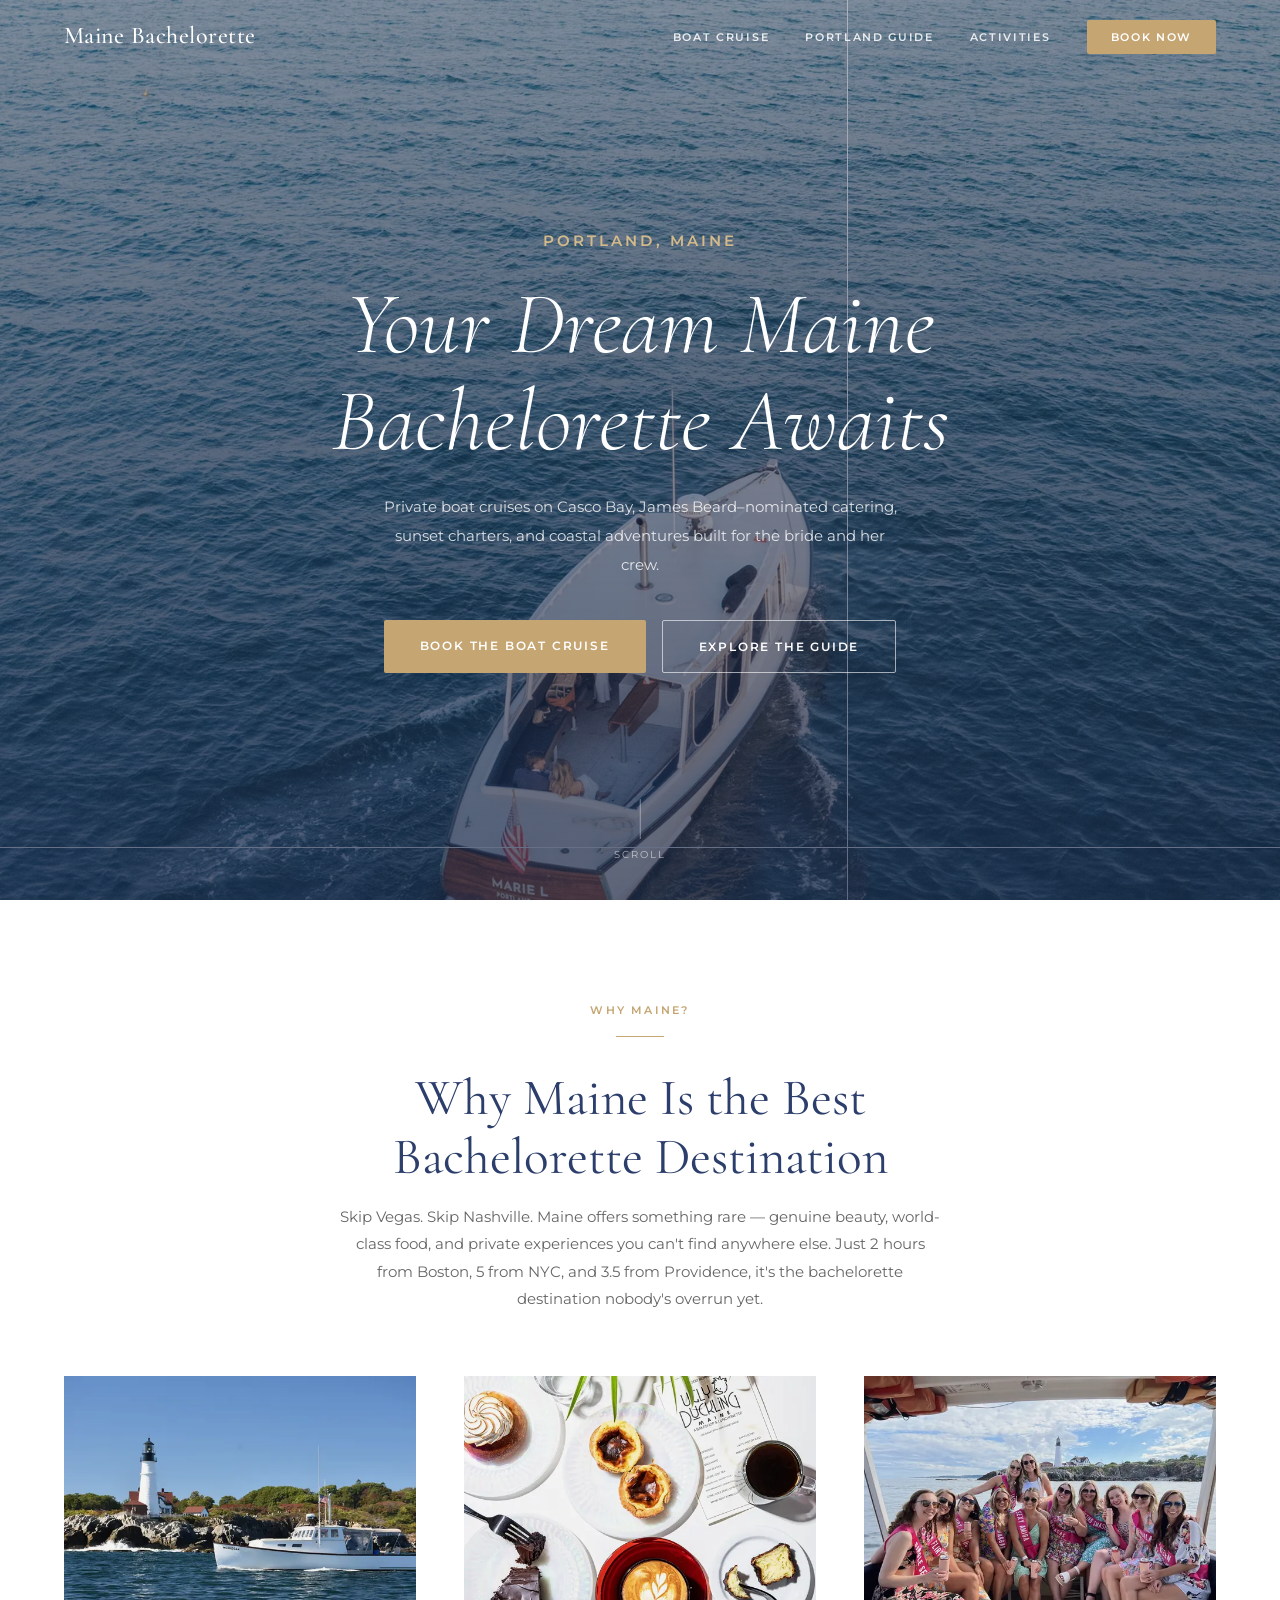
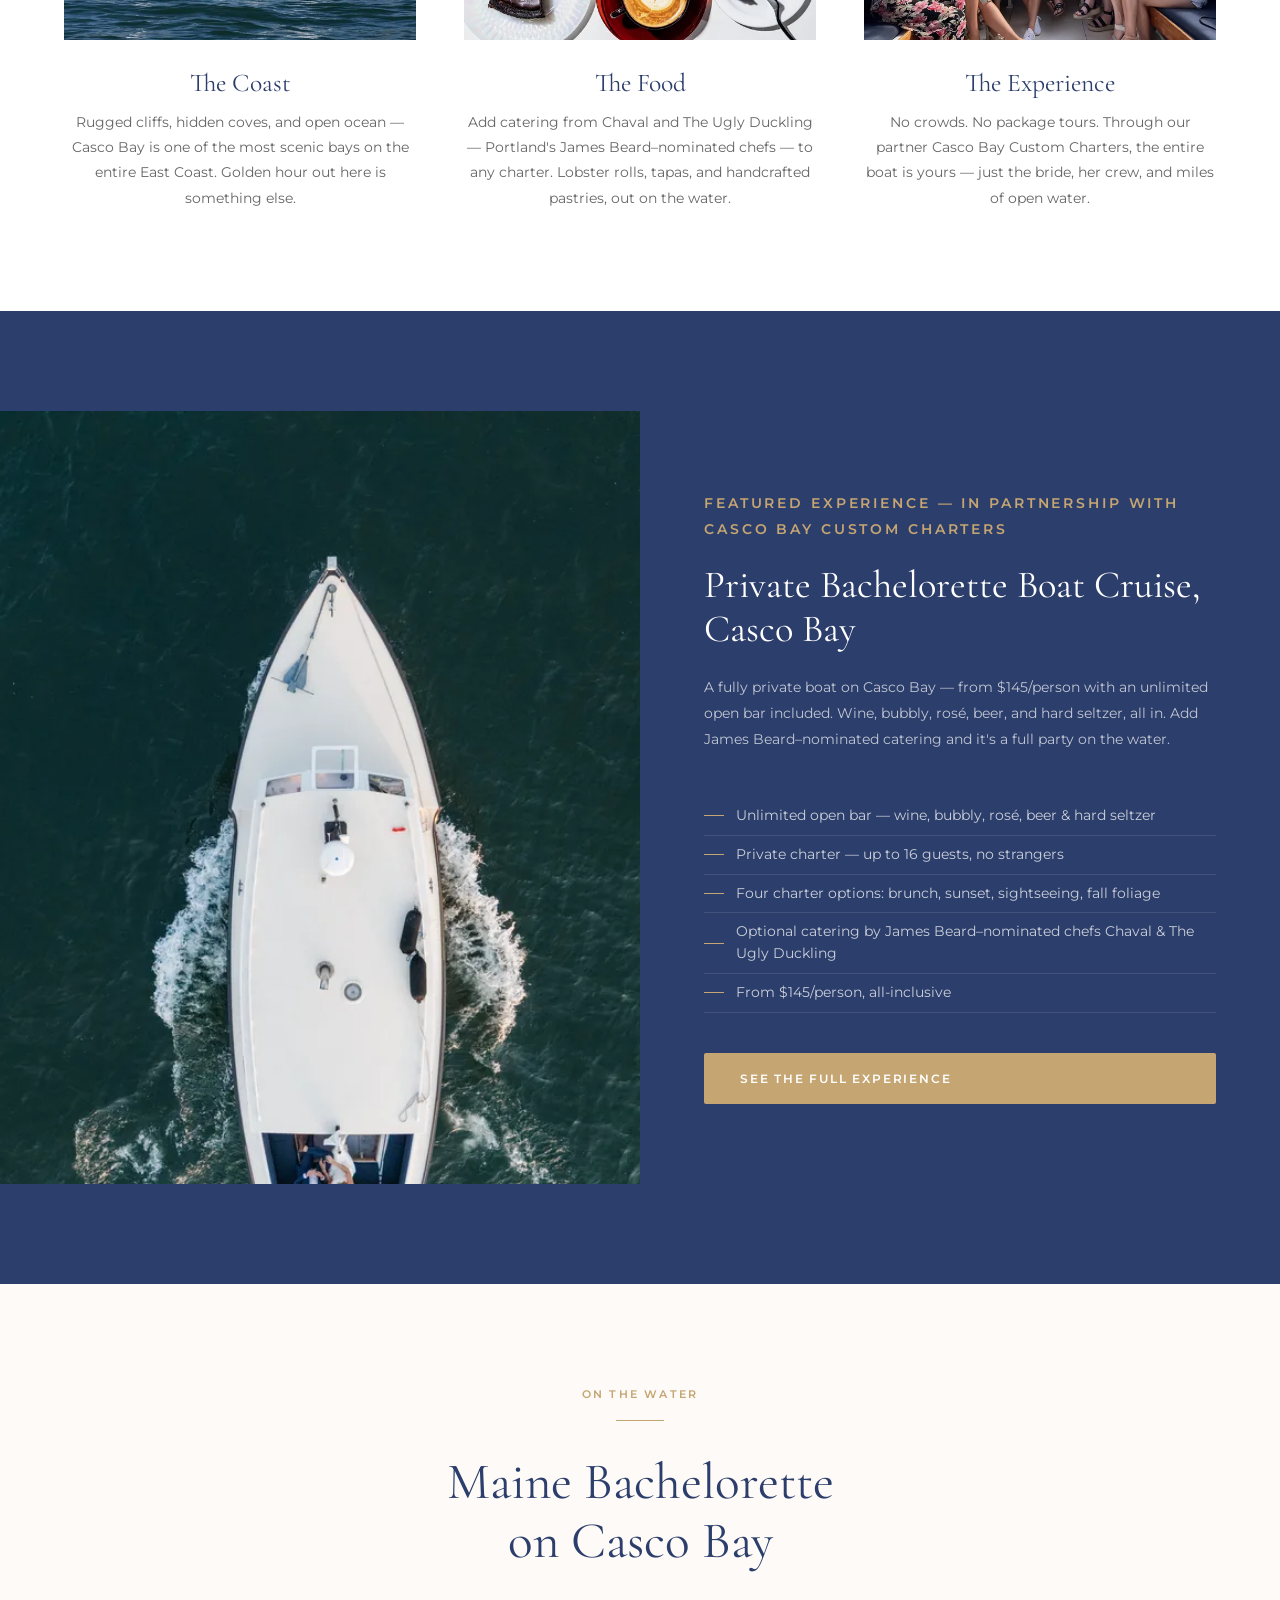
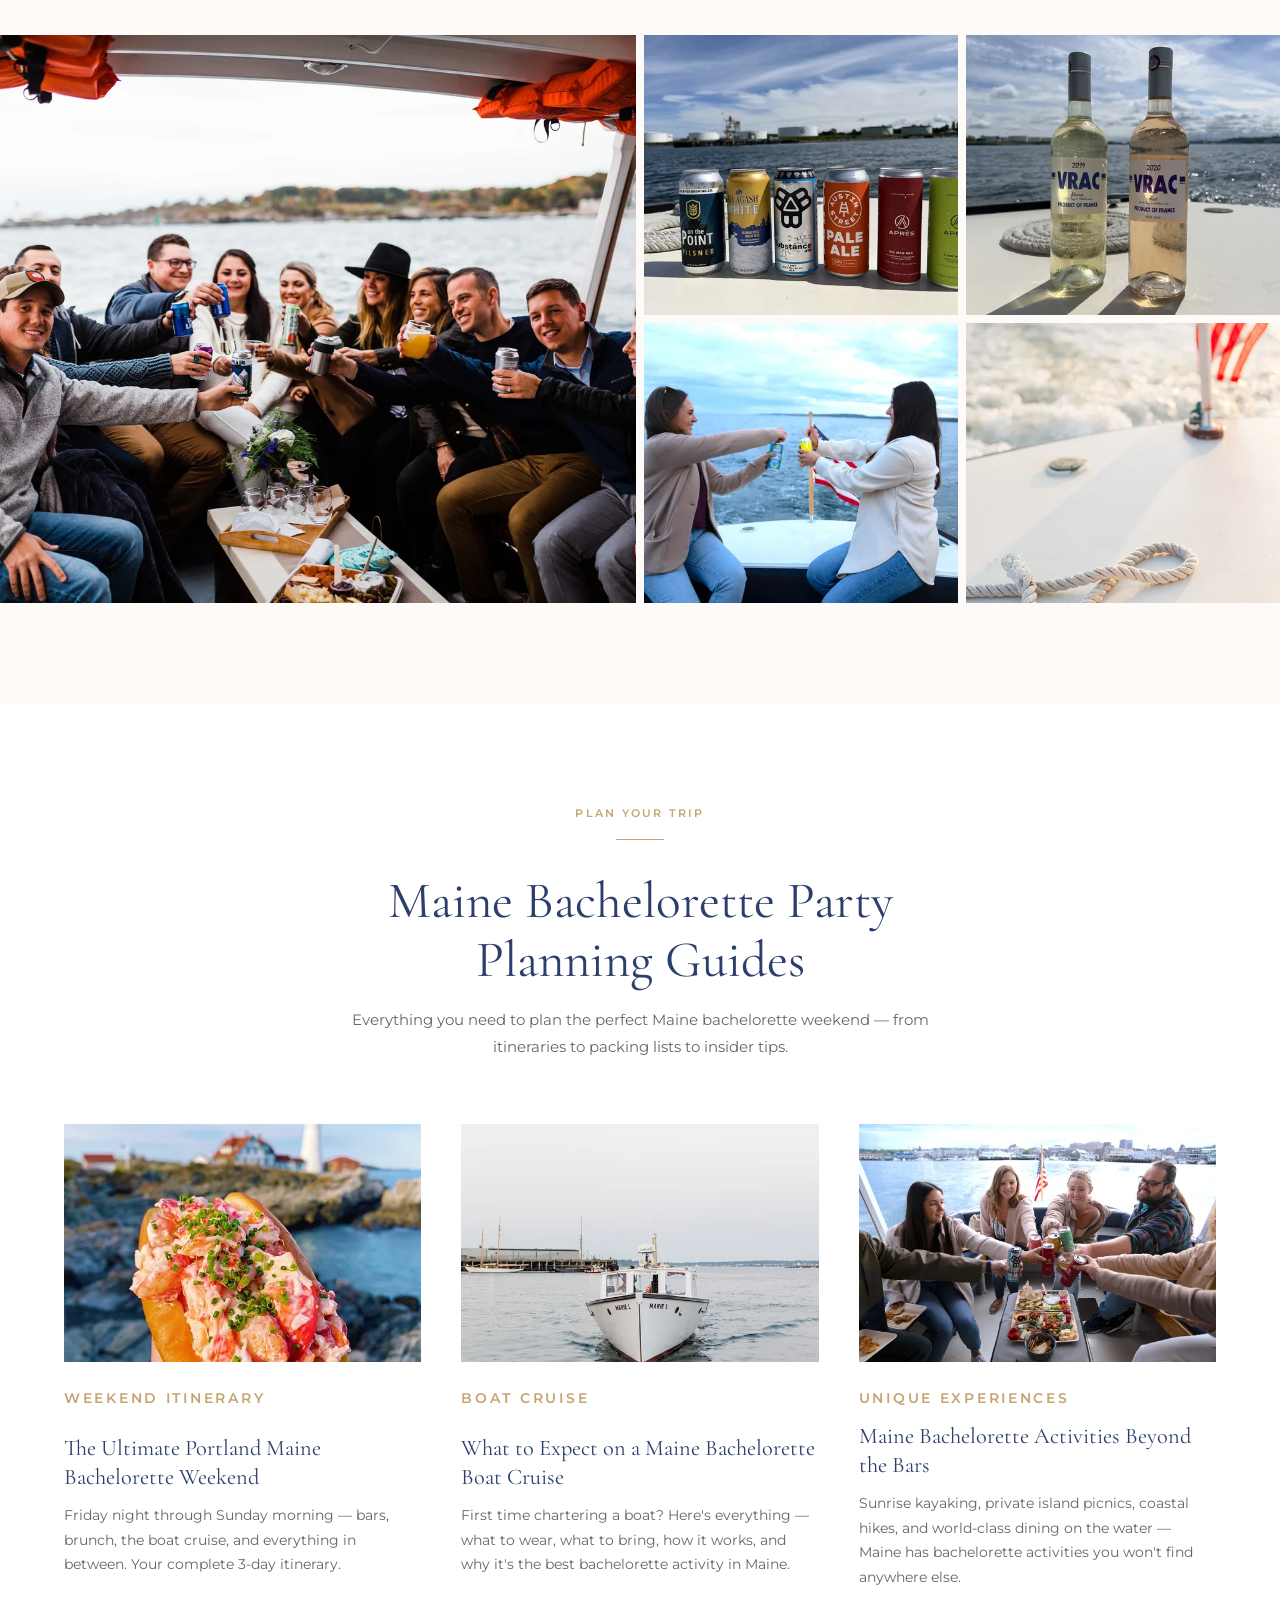
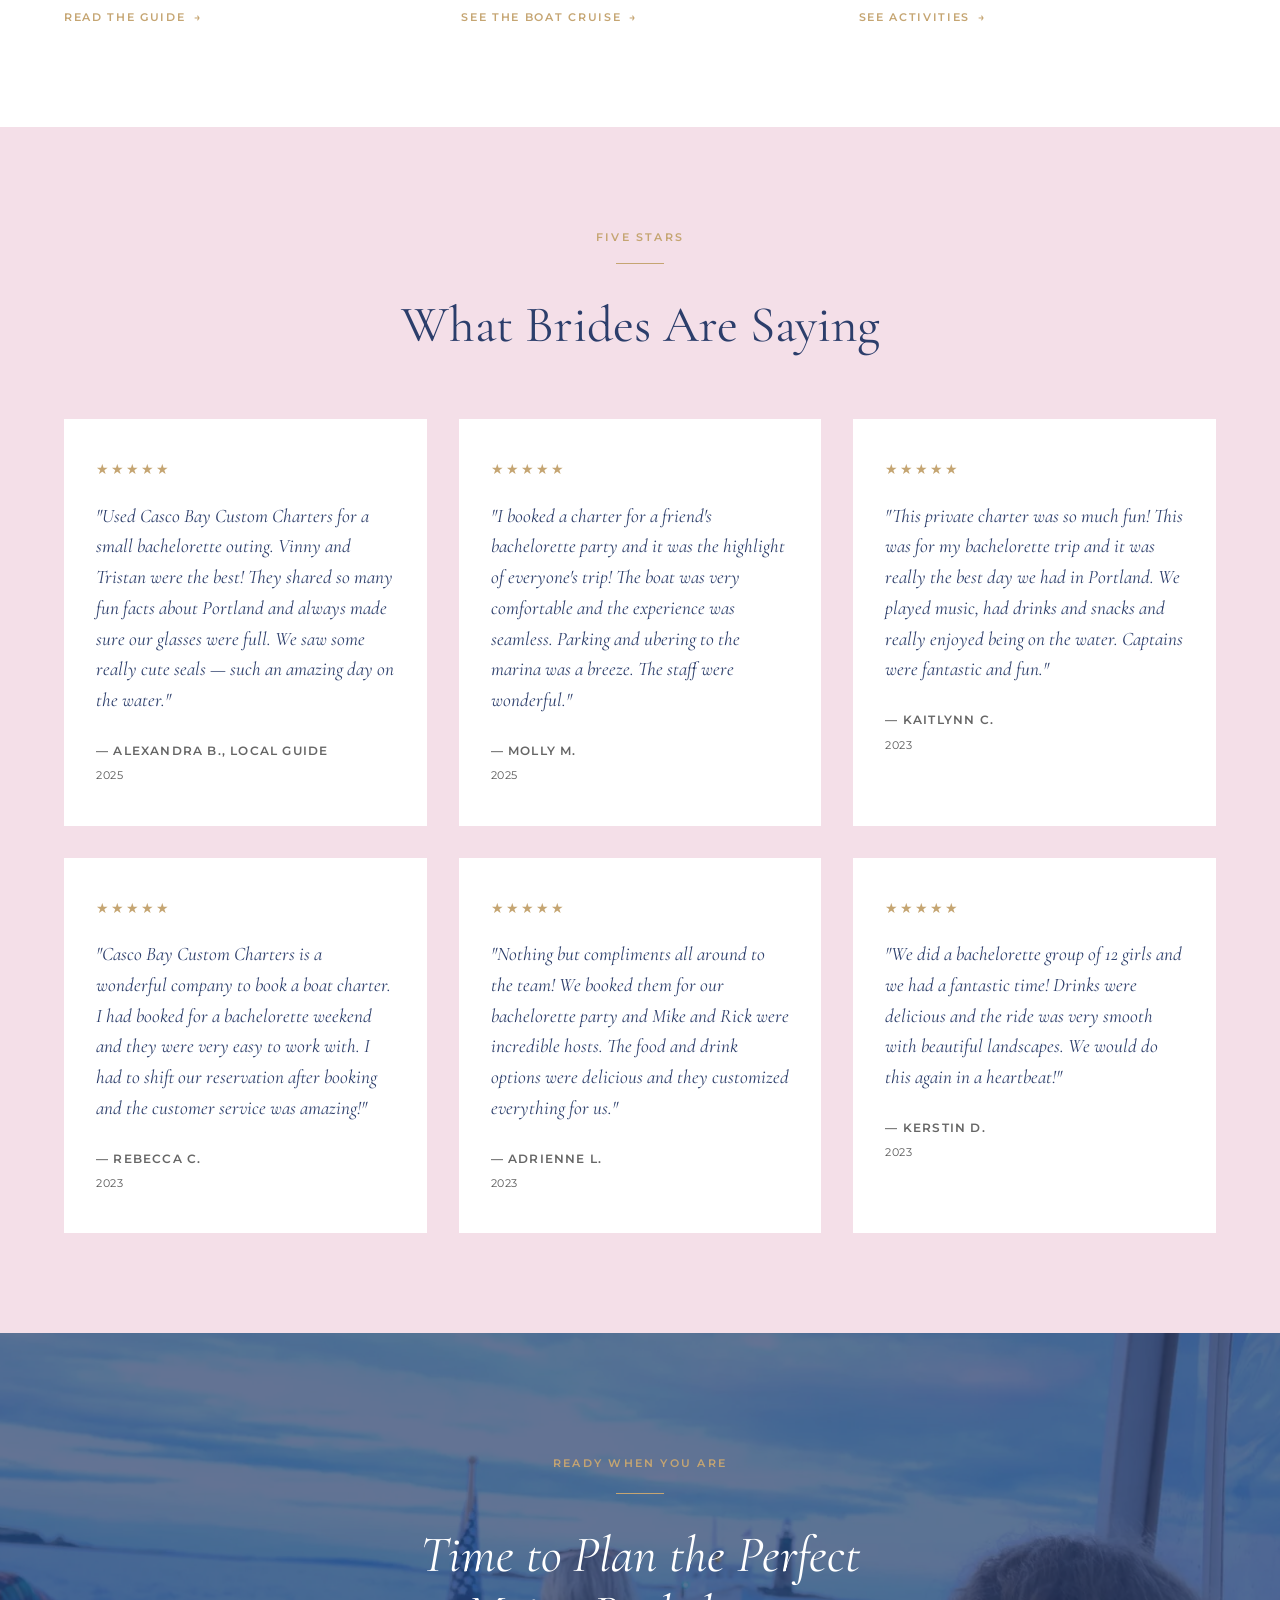
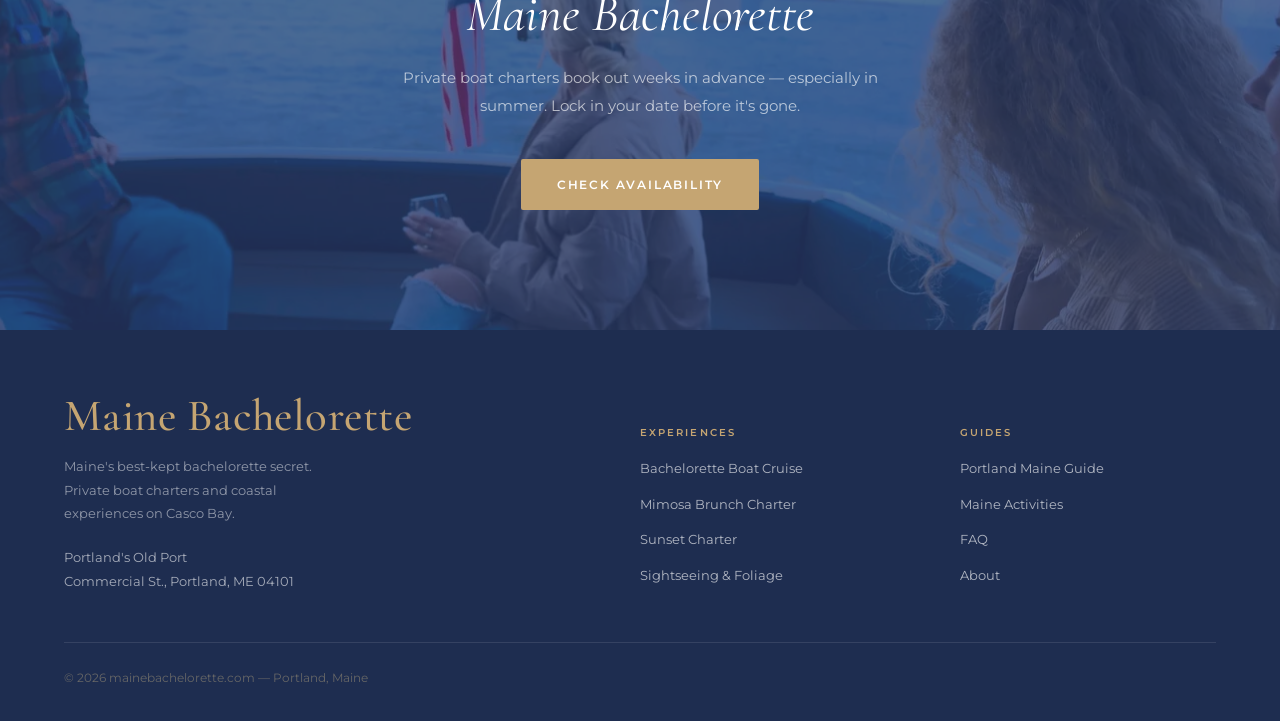
<file: index.html>
<!DOCTYPE html>
<html lang="en">
<head>
  <meta charset="UTF-8">
  <meta name="viewport" content="width=device-width, initial-scale=1.0">

  <!-- Google tag (gtag.js) -->
  <script async src="https://www.googletagmanager.com/gtag/js?id=G-39ZPH9LR93"></script>
  <script>
    window.dataLayer = window.dataLayer || [];
    function gtag(){dataLayer.push(arguments);}
    gtag('js', new Date());
  </script>
  <script defer src="/js/ga-internal.js"></script>

  <!-- Primary SEO -->
  <title>Maine Bachelorette Party Ideas | Portland, Maine</title>
  <meta name="description" content="Private boat cruises, James Beard–nominated catering, and sunset charters in Portland, Maine. The Maine bachelorette your crew will never forget.">
  <link rel="canonical" href="https://mainebachelorette.com/">

  <!-- Open Graph -->
  <meta property="og:type" content="website">
  <meta property="og:url" content="https://mainebachelorette.com/">
  <meta property="og:site_name" content="Maine Bachelorette">
  <meta property="og:title" content="Maine Bachelorette Party Ideas & Experiences">
  <meta property="og:description" content="Private boat cruises, James Beard–nominated catering, and coastal experiences in Portland, Maine. The ultimate bachelorette destination.">
  <meta property="og:image" content="https://mainebachelorette.com/images/og-home.webp">
  <meta property="og:image:width" content="1200">
  <meta property="og:image:height" content="630">

  <!-- Twitter Card -->
  <meta name="twitter:card" content="summary_large_image">
  <meta name="twitter:title" content="Maine Bachelorette Party Ideas & Experiences">
  <meta name="twitter:description" content="Private boat cruises, James Beard–nominated catering, and coastal experiences in Portland, Maine.">
  <meta name="twitter:image" content="https://mainebachelorette.com/images/og-home.webp">

  <!-- Schema: WebSite + LocalBusiness -->
  <script type="application/ld+json">
  {
    "@context": "https://schema.org",
    "@graph": [
      {
        "@type": "WebSite",
        "@id": "https://mainebachelorette.com/#website",
        "url": "https://mainebachelorette.com/",
        "name": "Maine Bachelorette",
        "description": "Maine bachelorette party ideas, experiences, and private boat charters in Portland, Maine",
        "potentialAction": {
          "@type": "SearchAction",
          "target": "https://mainebachelorette.com/?s={search_term_string}",
          "query-input": "required name=search_term_string"
        }
      },
      {
        "@type": ["TouristAttraction", "LocalBusiness"],
        "@id": "https://mainebachelorette.com/#attraction",
        "name": "Maine Bachelorette Party Experiences",
        "description": "Private boat charters, sunset cruises, sightseeing, and bachelorette experiences on Casco Bay. Catering by James Beard-nominated chefs. Portland, Maine.",
        "url": "https://mainebachelorette.com/",
        "address": {
          "@type": "PostalAddress",
          "addressLocality": "Portland",
          "addressRegion": "ME",
          "postalCode": "04101",
          "addressCountry": "US"
        },
        "geo": {
          "@type": "GeoCoordinates",
          "latitude": 43.6591,
          "longitude": -70.2568
        },
        "telephone": "+12072055796",
        "touristType": ["Bachelorette Party", "Private Event", "Boat Charter"],
        "aggregateRating": {
          "@type": "AggregateRating",
          "ratingValue": "5",
          "reviewCount": "6",
          "bestRating": "5"
        },
        "review": [
          {
            "@type": "Review",
            "author": { "@type": "Person", "name": "Alexandra B." },
            "datePublished": "2025-01-01",
            "reviewRating": { "@type": "Rating", "ratingValue": "5", "bestRating": "5" },
            "reviewBody": "Used Casco Bay Custom Charters for a small bachelorette outing. Vinny and Tristan were the best! They shared so many fun facts about Portland and always made sure our glasses were full. We saw some really cute seals — such an amazing day on the water."
          },
          {
            "@type": "Review",
            "author": { "@type": "Person", "name": "Molly M." },
            "datePublished": "2025-01-01",
            "reviewRating": { "@type": "Rating", "ratingValue": "5", "bestRating": "5" },
            "reviewBody": "I booked a charter for a friend's bachelorette party and it was the highlight of everyone's trip! The boat was very comfortable and the experience was seamless. The staff were wonderful."
          },
          {
            "@type": "Review",
            "author": { "@type": "Person", "name": "Kaitlynn C." },
            "datePublished": "2023-01-01",
            "reviewRating": { "@type": "Rating", "ratingValue": "5", "bestRating": "5" },
            "reviewBody": "This private charter was so much fun! This was for my bachelorette trip and it was really the best day we had in Portland. We played music, had drinks and snacks and really enjoyed being on the water."
          },
          {
            "@type": "Review",
            "author": { "@type": "Person", "name": "Rebecca C." },
            "datePublished": "2023-01-01",
            "reviewRating": { "@type": "Rating", "ratingValue": "5", "bestRating": "5" },
            "reviewBody": "Casco Bay Custom Charters is a wonderful company to book a boat charter. I had booked for a bachelorette weekend and they were very easy to work with. Customer service was amazing!"
          },
          {
            "@type": "Review",
            "author": { "@type": "Person", "name": "Adrienne L." },
            "datePublished": "2023-01-01",
            "reviewRating": { "@type": "Rating", "ratingValue": "5", "bestRating": "5" },
            "reviewBody": "Nothing but compliments all around to the team! We booked them for our bachelorette party and Mike and Rick were incredible hosts. The food and drink options were delicious and they customized everything for us."
          },
          {
            "@type": "Review",
            "author": { "@type": "Person", "name": "Kerstin D." },
            "datePublished": "2023-01-01",
            "reviewRating": { "@type": "Rating", "ratingValue": "5", "bestRating": "5" },
            "reviewBody": "We did a bachelorette group of 12 girls and we had a fantastic time! Drinks were delicious and the ride was very smooth with beautiful landscapes. We would do this again in a heartbeat!"
          }
        ]
      }
    ]
  }
  </script>

  <!-- Favicon & App Icons -->
  <link rel="icon" type="image/svg+xml" href="/favicon.svg">
  <link rel="apple-touch-icon" href="/apple-touch-icon.png">
  <meta name="theme-color" content="#2C3E6B">

  <!-- Local SEO: Geo Tags -->
  <meta name="geo.region" content="US-ME">
  <meta name="geo.placename" content="Portland, Maine">
  <meta name="geo.position" content="43.6591;-70.2568">
  <meta name="ICBM" content="43.6591, -70.2568">

  <!-- Google Search Console: replace content with your verification code after connecting -->
  <!-- <meta name="google-site-verification" content="YOUR_VERIFICATION_CODE"> -->

  <!-- LCP Preload -->
  <link rel="preload" as="image" href="/images/hero-home.webp"
    imagesrcset="/images/hero-home-sm.webp 768w, /images/hero-home.webp 1440w"
    imagesizes="100vw"
    fetchpriority="high">

  <!-- Fonts -->
  <link rel="preconnect" href="https://fonts.googleapis.com">
  <link rel="preconnect" href="https://fonts.gstatic.com" crossorigin>
  <link rel="preload" as="style" href="https://fonts.googleapis.com/css2?family=Cormorant+Garamond:ital,wght@0,300;0,400;0,500;1,300;1,400&family=Montserrat:wght@300;400;500;600&display=swap">
  <link href="https://fonts.googleapis.com/css2?family=Cormorant+Garamond:ital,wght@0,300;0,400;0,500;1,300;1,400&family=Montserrat:wght@300;400;500;600&display=swap" rel="stylesheet" media="print" onload="this.media='all'">
  <noscript><link href="https://fonts.googleapis.com/css2?family=Cormorant+Garamond:ital,wght@0,300;0,400;0,500;1,300;1,400&family=Montserrat:wght@300;400;500;600&display=swap" rel="stylesheet"></noscript>

  <link rel="stylesheet" href="css/styles.css">
</head>
<body>

  <!-- Navigation -->
  <nav class="nav" id="nav" aria-label="Main navigation">
    <div class="container">
      <a href="/" class="nav-logo" aria-label="Maine Bachelorette Home">Maine Bachelorette</a>
      <ul class="nav-links" role="list">
        <li><a href="/boat-cruise/">Boat Cruise</a></li>
        <li><a href="/portland-maine-guide/">Portland Guide</a></li>
        <li><a href="/maine-bachelorette-activities/">Activities</a></li>
        <li><a href="https://fareharbor.com/embeds/book/cascobaycustomcharters/items/calendar/?asn=dylansuhr&asn-ref=maine-bachelorette&full-items=yes&flow=1606992" class="nav-cta">Book Now</a></li>
      </ul>
      <button class="nav-hamburger" id="menuToggle" aria-label="Open menu" aria-expanded="false">
        <span></span><span></span><span></span>
      </button>
    </div>
    <div class="nav-mobile-cta">
      <a href="https://fareharbor.com/embeds/book/cascobaycustomcharters/items/calendar/?asn=dylansuhr&asn-ref=maine-bachelorette&full-items=yes&flow=1606992" class="nav-mobile-cta-btn">Book the Boat Cruise</a>
    </div>
  </nav>

  <!-- Mobile Menu -->
  <div class="mobile-menu" id="mobileMenu" role="dialog" aria-label="Mobile navigation">
    <button class="mobile-menu-close" id="menuClose" aria-label="Close menu">&times;</button>
    <a href="/boat-cruise/" onclick="closeMobileMenu()">Boat Cruise</a>
    <a href="/portland-maine-guide/" onclick="closeMobileMenu()">Portland Guide</a>
    <a href="/maine-bachelorette-activities/" onclick="closeMobileMenu()">Activities</a>
    <a href="https://fareharbor.com/embeds/book/cascobaycustomcharters/items/calendar/?asn=dylansuhr&asn-ref=maine-bachelorette&full-items=yes&flow=1606992" onclick="closeMobileMenu()" class="btn btn-primary" style="margin-top:16px;">Book Now</a>
  </div>

  <!-- Hero -->
  <section class="hero" aria-label="Maine bachelorette party experiences">
    <img
      class="hero-img"
      src="images/hero-home.webp"
      srcset="images/hero-home-sm.webp 768w, images/hero-home.webp 1440w"
      sizes="100vw"
      alt="Sunset over Casco Bay Portland Maine — bachelorette boat cruise"
      width="1440"
      height="810"
      fetchpriority="high"
      decoding="async"
    >
    <div class="hero-overlay"></div>
    <div class="hero-content">
      <p class="eyebrow">Portland, Maine</p>
      <h1>Your Dream Maine<br>Bachelorette Awaits</h1>
      <p>Private boat cruises on Casco Bay, James Beard–nominated catering, sunset charters, and coastal adventures built for the bride and her crew.</p>
      <div class="hero-actions">
        <a href="https://fareharbor.com/embeds/book/cascobaycustomcharters/items/calendar/?asn=dylansuhr&asn-ref=maine-bachelorette&full-items=yes&flow=1606992" class="btn btn-primary">Book the Boat Cruise</a>
        <a href="/portland-maine-guide/" class="btn btn-outline">Explore the Guide</a>
      </div>
    </div>
    <div class="hero-scroll" aria-hidden="true">
      <div class="hero-scroll-line"></div>
      <span>Scroll</span>
    </div>
  </section>

  <!-- Why Maine -->
  <section class="section why-maine" aria-labelledby="why-maine-heading">
    <div class="container">
      <div class="section-header">
        <p class="eyebrow">Why Maine?</p>
        <div class="gold-divider"></div>
        <h2 id="why-maine-heading">Why Maine Is the Best Bachelorette Destination</h2>
        <p>Skip Vegas. Skip Nashville. Maine offers something rare — genuine beauty, world-class food, and private experiences you can't find anywhere else. Just 2 hours from Boston, 5 from NYC, and 3.5 from Providence, it's the bachelorette destination nobody's overrun yet.</p>
      </div>
      <div class="why-grid">
        <article class="why-card">
          <img
            src="images/why-maine-coast.webp"
            alt="Lighthouse and private charter boat along the Maine coast near Portland"
            class="why-card-img"
            width="600"
            height="450"
            loading="lazy"
          >
          <h3>The Coast</h3>
          <p>Rugged cliffs, hidden coves, and open ocean — Casco Bay is one of the most scenic bays on the entire East Coast. Golden hour out here is something else.</p>
        </article>
        <article class="why-card">
          <img
            src="images/why-maine-food.webp"
            alt="Chaval catering spread — lobster roll, tapas and pastries on a Maine bachelorette boat cruise"
            class="why-card-img"
            width="600"
            height="450"
            loading="lazy"
          >
          <h3>The Food</h3>
          <p>Add catering from Chaval and The Ugly Duckling — Portland's James Beard–nominated chefs — to any charter. Lobster rolls, tapas, and handcrafted pastries, out on the water.</p>
        </article>
        <article class="why-card">
          <img
            src="images/why-maine-boat-group.webp"
            alt="Group of women celebrating a bachelorette party on a private boat in Maine"
            class="why-card-img"
            width="600"
            height="450"
            loading="lazy"
          >
          <h3>The Experience</h3>
          <p>No crowds. No package tours. Through our partner Casco Bay Custom Charters, the entire boat is yours — just the bride, her crew, and miles of open water.</p>
        </article>
      </div>
    </div>
  </section>

  <!-- Featured Experience: Boat Cruise -->
  <section class="section featured-exp" aria-labelledby="exp-heading">
    <div class="featured-exp-inner">
      <div class="featured-exp-img">
        <img
          src="images/featured-boat-cruise.webp"
          alt="Private bachelorette boat cruise on Casco Bay Portland Maine at sunset"
          width="900"
          height="700"
          loading="lazy"
        >
      </div>
      <div class="featured-exp-content">
        <p class="eyebrow">Featured Experience &mdash; In partnership with Casco Bay Custom Charters</p>
        <h2 id="exp-heading">Private Bachelorette Boat Cruise, Casco Bay</h2>
        <p>A fully private boat on Casco Bay — from $145/person with an unlimited open bar included. Wine, bubbly, rosé, beer, and hard seltzer, all in. Add James Beard–nominated catering and it's a full party on the water.</p>
        <ul class="featured-exp-list" aria-label="What's included">
          <li>Unlimited open bar — wine, bubbly, rosé, beer &amp; hard seltzer</li>
          <li>Private charter — up to 16 guests, no strangers</li>
          <li>Four charter options: brunch, sunset, sightseeing, fall foliage</li>
          <li>Optional catering by James Beard–nominated chefs Chaval &amp; The Ugly Duckling</li>
          <li>From $145/person, all-inclusive</li>
        </ul>
        <a href="/boat-cruise/" class="btn btn-primary">See the Full Experience</a>
      </div>
    </div>
  </section>

  <!-- Photo Gallery -->
  <section class="section gallery" aria-labelledby="gallery-heading">
    <div class="container">
      <div class="section-header">
        <p class="eyebrow">On the Water</p>
        <div class="gold-divider"></div>
        <h2 id="gallery-heading">Maine Bachelorette <br> on Casco Bay</h2>
      </div>
    </div>
    <div class="gallery-grid" role="list" aria-label="Photo gallery of Maine bachelorette experiences">
      <div class="gallery-item" role="listitem">
        <img
          src="images/private-boat-charter-toast-casco-bay-maine.webp"
          alt="Friends toasting drinks aboard a private boat charter on Casco Bay, Maine"
          width="1200"
          height="900"
          loading="lazy"
        >
      </div>
      <div class="gallery-item" role="listitem">
        <img
          src="images/gallery-2.webp"
          alt="Sunset over the islands of Casco Bay Portland Maine"
          width="600"
          height="450"
          loading="lazy"
        >
      </div>
      <div class="gallery-item" role="listitem">
        <img
          src="images/gallery-3.webp"
          alt="Sunset over Casco Bay from a private bachelorette boat charter in Portland Maine"
          width="600"
          height="450"
          loading="lazy"
        >
      </div>
      <div class="gallery-item" role="listitem">
        <img
          src="images/gallery-4.webp"
          alt="Classic wooden lobster boat on the water in Portland Maine"
          width="600"
          height="450"
          loading="lazy"
        >
      </div>
      <div class="gallery-item" role="listitem">
        <img
          src="images/gallery-5.webp"
          alt="Bachelorette party group toasting champagne on a Maine boat cruise"
          width="600"
          height="450"
          loading="lazy"
        >
      </div>
    </div>
  </section>

  <!-- Guides & Ideas -->
  <section class="section guides" aria-labelledby="guides-heading">
    <div class="container">
      <div class="section-header">
        <p class="eyebrow">Plan Your Trip</p>
        <div class="gold-divider"></div>
        <h2 id="guides-heading">Maine Bachelorette Party Planning Guides</h2>
        <p>Everything you need to plan the perfect Maine bachelorette weekend — from itineraries to packing lists to insider tips.</p>
      </div>
      <div class="guides-grid">
        <article class="guide-card">
          <img
            src="images/guide-portland-weekend.webp"
            alt="Portland Maine Old Port neighborhood bachelorette weekend guide"
            class="guide-card-img"
            width="600"
            height="400"
            loading="lazy"
          >
          <p class="eyebrow">Weekend Itinerary</p>
          <h3>The Ultimate Portland Maine Bachelorette Weekend</h3>
          <p>Friday night through Sunday morning — bars, brunch, the boat cruise, and everything in between. Your complete 3-day itinerary.</p>
          <a href="/portland-maine-guide/" class="guide-card-link">Read the Guide</a>
        </article>
        <article class="guide-card">
          <img
            src="images/guide-boat-cruise.webp"
            alt="What to expect on a bachelorette boat cruise in Maine"
            class="guide-card-img"
            width="600"
            height="400"
            loading="lazy"
          >
          <p class="eyebrow">Boat Cruise</p>
          <h3>What to Expect on a Maine Bachelorette Boat Cruise</h3>
          <p>First time chartering a boat? Here's everything — what to wear, what to bring, how it works, and why it's the best bachelorette activity in Maine.</p>
          <a href="/boat-cruise/" class="guide-card-link">See the Boat Cruise</a>
        </article>
        <article class="guide-card">
          <img
            src="images/guide-activities.webp"
            alt="Maine bachelorette party activities and coastal experiences in Portland"
            class="guide-card-img"
            width="600"
            height="400"
            loading="lazy"
          >
          <p class="eyebrow">Unique Experiences</p>
          <h3>Maine Bachelorette Activities Beyond the Bars</h3>
          <p>Sunrise kayaking, private island picnics, coastal hikes, and world-class dining on the water — Maine has bachelorette activities you won't find anywhere else.</p>
          <a href="/maine-bachelorette-activities/" class="guide-card-link">See Activities</a>
        </article>
      </div>
    </div>
  </section>

  <!-- Testimonials -->
  <section class="section testimonials" id="testimonials" aria-labelledby="testimonials-heading">
    <div class="container">
      <div class="section-header">
        <p class="eyebrow">Five Stars</p>
        <div class="gold-divider"></div>
        <h2 id="testimonials-heading">What Brides Are Saying</h2>
      </div>
      <div class="testimonials-grid">
        <article class="testimonial-card">
          <div class="stars" aria-label="5 out of 5 stars">★★★★★</div>
          <blockquote>"Used Casco Bay Custom Charters for a small bachelorette outing. Vinny and Tristan were the best! They shared so many fun facts about Portland and always made sure our glasses were full. We saw some really cute seals — such an amazing day on the water."</blockquote>
          <p class="testimonial-author">— Alexandra B., Local Guide</p>
          <p class="testimonial-year">2025</p>
        </article>
        <article class="testimonial-card">
          <div class="stars" aria-label="5 out of 5 stars">★★★★★</div>
          <blockquote>"I booked a charter for a friend's bachelorette party and it was the highlight of everyone's trip! The boat was very comfortable and the experience was seamless. Parking and ubering to the marina was a breeze. The staff were wonderful."</blockquote>
          <p class="testimonial-author">— Molly M.</p>
          <p class="testimonial-year">2025</p>
        </article>
        <article class="testimonial-card">
          <div class="stars" aria-label="5 out of 5 stars">★★★★★</div>
          <blockquote>"This private charter was so much fun! This was for my bachelorette trip and it was really the best day we had in Portland. We played music, had drinks and snacks and really enjoyed being on the water. Captains were fantastic and fun."</blockquote>
          <p class="testimonial-author">— Kaitlynn C.</p>
          <p class="testimonial-year">2023</p>
        </article>
        <article class="testimonial-card">
          <div class="stars" aria-label="5 out of 5 stars">★★★★★</div>
          <blockquote>"Casco Bay Custom Charters is a wonderful company to book a boat charter. I had booked for a bachelorette weekend and they were very easy to work with. I had to shift our reservation after booking and the customer service was amazing!"</blockquote>
          <p class="testimonial-author">— Rebecca C.</p>
          <p class="testimonial-year">2023</p>
        </article>
        <article class="testimonial-card">
          <div class="stars" aria-label="5 out of 5 stars">★★★★★</div>
          <blockquote>"Nothing but compliments all around to the team! We booked them for our bachelorette party and Mike and Rick were incredible hosts. The food and drink options were delicious and they customized everything for us."</blockquote>
          <p class="testimonial-author">— Adrienne L.</p>
          <p class="testimonial-year">2023</p>
        </article>
        <article class="testimonial-card">
          <div class="stars" aria-label="5 out of 5 stars">★★★★★</div>
          <blockquote>"We did a bachelorette group of 12 girls and we had a fantastic time! Drinks were delicious and the ride was very smooth with beautiful landscapes. We would do this again in a heartbeat!"</blockquote>
          <p class="testimonial-author">— Kerstin D.</p>
          <p class="testimonial-year">2023</p>
        </article>
      </div>
    </div>
  </section>

  <!-- Final CTA -->
  <section class="cta-banner" aria-labelledby="cta-heading">
    <div class="cta-banner-content">
      <p class="eyebrow">Ready When You Are</p>
      <div class="gold-divider"></div>
      <h2 id="cta-heading">Time to Plan the Perfect<br><em>Maine Bachelorette</em></h2>
      <p>Private boat charters book out weeks in advance — especially in summer. Lock in your date before it's gone.</p>
      <a href="https://fareharbor.com/embeds/book/cascobaycustomcharters/items/calendar/?asn=dylansuhr&asn-ref=maine-bachelorette&full-items=yes&flow=1606992" class="btn btn-primary">Check Availability</a>
    </div>
  </section>

  <!-- Footer -->
  <footer class="footer" aria-label="Site footer">
    <div class="container">
      <div class="footer-inner">
        <p class="footer-brand-name">Maine Bachelorette</p>
        <h2 class="footer-col-heading">Experiences</h2>
        <h2 class="footer-col-heading">Guides</h2>
        <div class="footer-brand-body">
          <p>Maine's best-kept bachelorette secret. Private boat charters and coastal experiences on Casco Bay.</p>
          <address class="footer-nap">
            <p>Portland's Old Port</p>
            <p>Commercial St., Portland, ME 04101</p>
          </address>
        </div>
        <ul role="list" class="footer-col-links">
          <li><a href="/boat-cruise/">Bachelorette Boat Cruise</a></li>
          <li><a href="/boat-cruise/#packages">Mimosa Brunch Charter</a></li>
          <li><a href="/boat-cruise/#packages">Sunset Charter</a></li>
          <li><a href="/boat-cruise/#packages">Sightseeing &amp; Foliage</a></li>
        </ul>
        <ul role="list" class="footer-col-links">
          <li><a href="/portland-maine-guide/">Portland Maine Guide</a></li>
          <li><a href="/maine-bachelorette-activities/">Maine Activities</a></li>
          <li><a href="/boat-cruise/#faq">FAQ</a></li>
          <li><a href="/about/">About</a></li>
        </ul>
      </div>
      <div class="footer-bottom">
        <p>© 2026 mainebachelorette.com &mdash; Portland, Maine</p>
      </div>
    </div>
  </footer>

  <script>
    // Nav scroll behavior
    const nav = document.getElementById('nav');
    window.addEventListener('scroll', () => {
      nav.classList.toggle('scrolled', window.scrollY > 60);
    }, { passive: true });

    // Mobile menu
    const menuToggle = document.getElementById('menuToggle');
    const menuClose = document.getElementById('menuClose');
    const mobileMenu = document.getElementById('mobileMenu');

    function openMobileMenu() {
      mobileMenu.classList.add('open');
      menuToggle.setAttribute('aria-expanded', 'true');
      document.body.style.overflow = 'hidden';
    }

    function closeMobileMenu() {
      mobileMenu.classList.remove('open');
      menuToggle.setAttribute('aria-expanded', 'false');
      document.body.style.overflow = '';
    }

    menuToggle.addEventListener('click', openMobileMenu);
    menuClose.addEventListener('click', closeMobileMenu);
  </script>

  <!-- FareHarbor Lightframe API -->
  <script src="https://fareharbor.com/embeds/api/v1/?autolightframe=yes"></script>
</body>
</html>
</file>
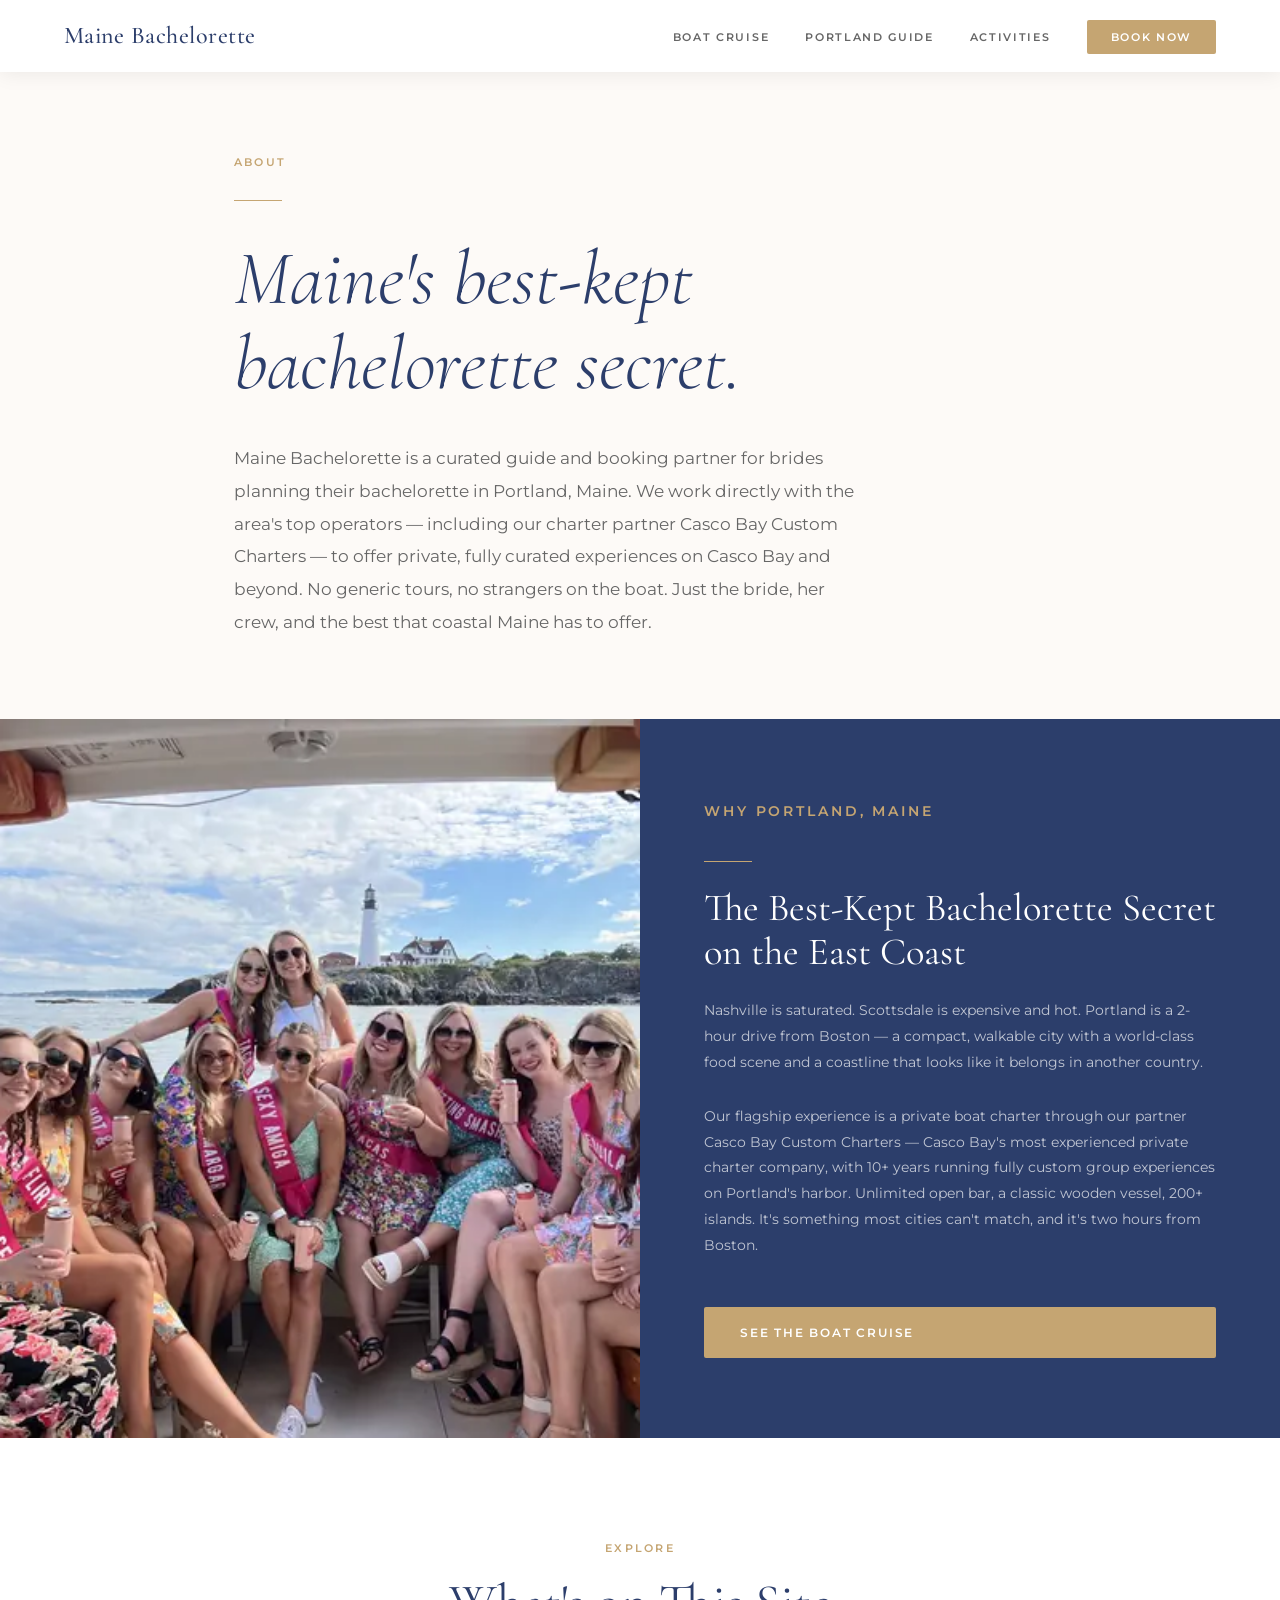
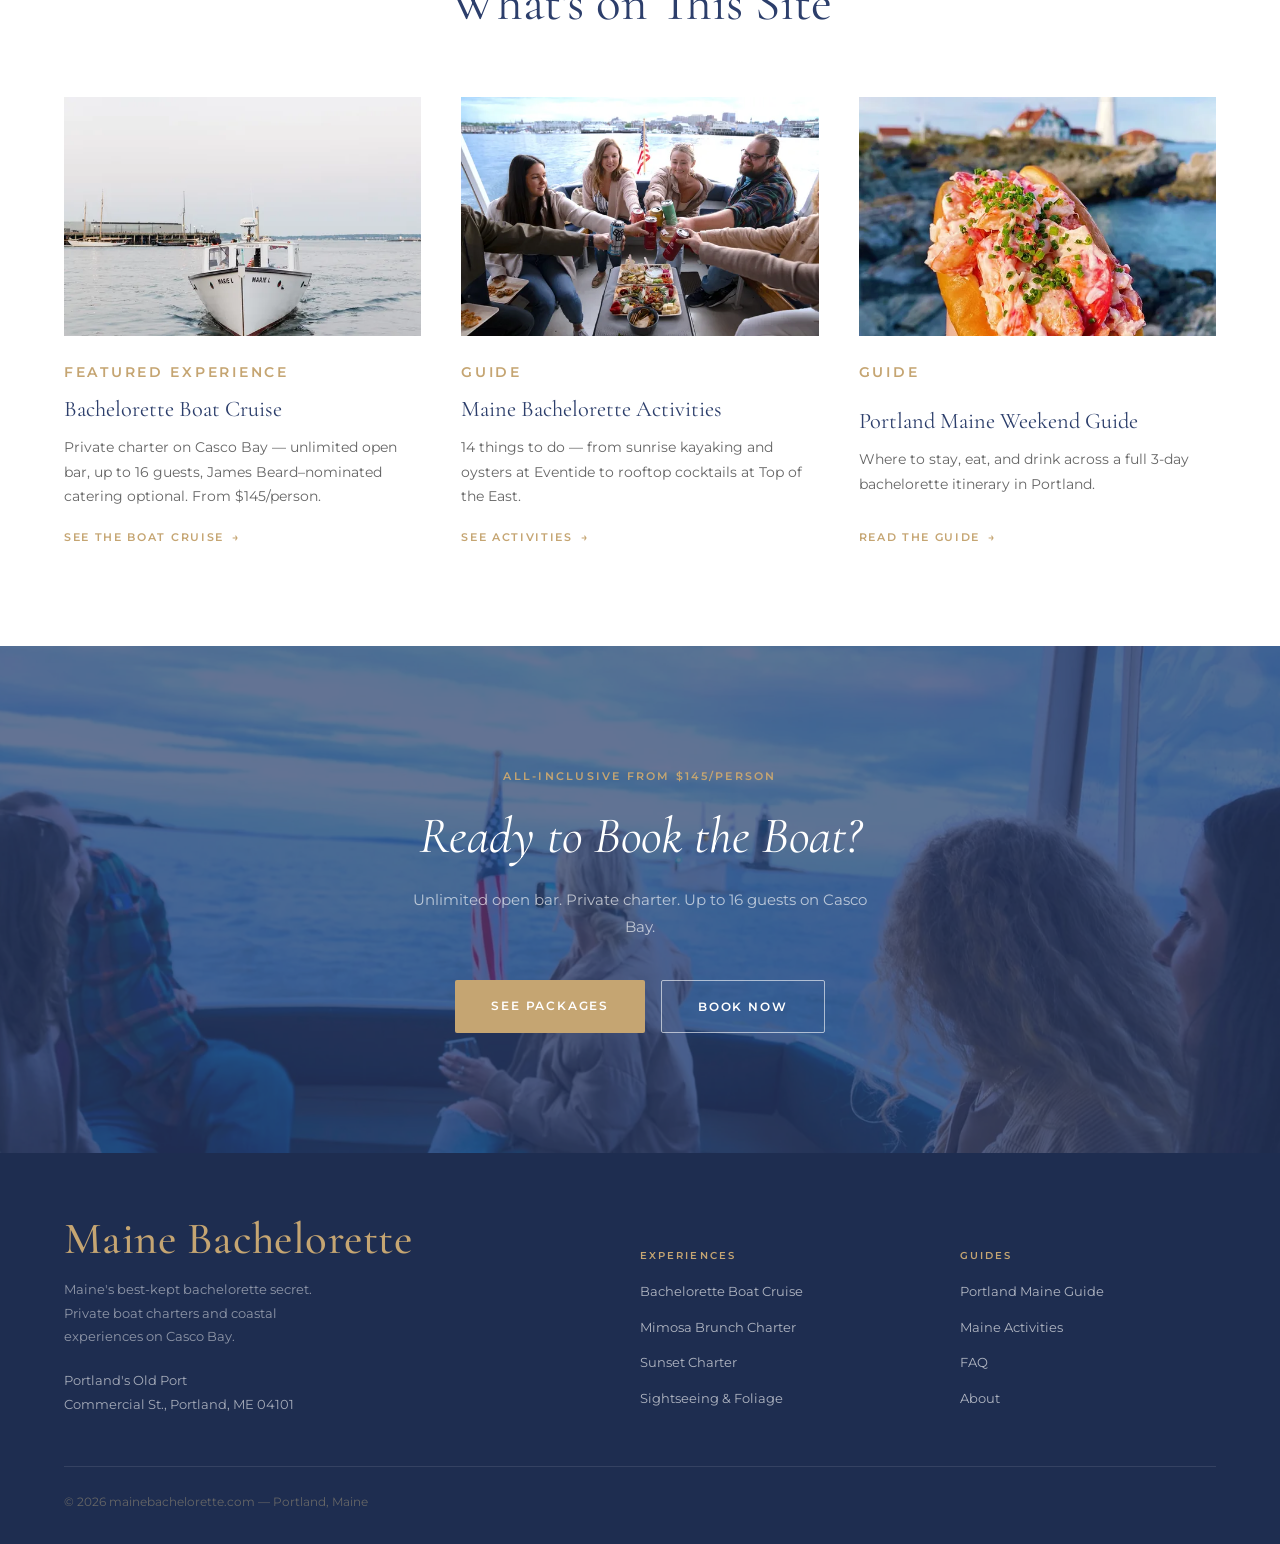
<file: about/index.html>
<!DOCTYPE html>
<html lang="en">
<head>
  <meta charset="UTF-8">
  <meta name="viewport" content="width=device-width, initial-scale=1.0">

  <!-- Google tag (gtag.js) -->
  <script async src="https://www.googletagmanager.com/gtag/js?id=G-39ZPH9LR93"></script>
  <script>
    window.dataLayer = window.dataLayer || [];
    function gtag(){dataLayer.push(arguments);}
    gtag('js', new Date());
  </script>
  <script src="/js/ga-internal.js"></script>

  <title>About Maine Bachelorette | Portland Maine Bachelorette Resource</title>
  <meta name="description" content="Maine Bachelorette is a guide and booking resource for brides planning bachelorette trips to Portland, Maine — private boat cruises, activities, and weekend itineraries.">
  <link rel="canonical" href="https://mainebachelorette.com/about/">

  <meta property="og:type" content="website">
  <meta property="og:url" content="https://mainebachelorette.com/about/">
  <meta property="og:site_name" content="Maine Bachelorette">
  <meta property="og:title" content="About Maine Bachelorette | Portland Maine Bachelorette Resource">
  <meta property="og:description" content="Maine Bachelorette is a guide and booking resource for brides planning bachelorette trips to Portland, Maine.">
  <meta property="og:image" content="https://mainebachelorette.com/images/og-home.webp">
  <meta property="og:image:width" content="1200">
  <meta property="og:image:height" content="630">

  <meta name="twitter:card" content="summary_large_image">
  <meta name="twitter:title" content="About Maine Bachelorette">
  <meta name="twitter:description" content="A guide and booking resource for brides planning bachelorette trips to Portland, Maine.">
  <meta name="twitter:image" content="https://mainebachelorette.com/images/og-home.webp">

  <link rel="icon" type="image/svg+xml" href="/favicon.svg">
  <link rel="apple-touch-icon" href="/apple-touch-icon.png">
  <meta name="theme-color" content="#2C3E6B">

  <meta name="geo.region" content="US-ME">
  <meta name="geo.placename" content="Portland, Maine">
  <meta name="geo.position" content="43.6591;-70.2568">
  <meta name="ICBM" content="43.6591, -70.2568">

  <!-- <meta name="google-site-verification" content="YOUR_VERIFICATION_CODE"> -->

  <script type="application/ld+json">
  {
    "@context": "https://schema.org",
    "@graph": [
      {
        "@type": "BreadcrumbList",
        "itemListElement": [
          { "@type": "ListItem", "position": 1, "name": "Maine Bachelorette", "item": "https://mainebachelorette.com/" },
          { "@type": "ListItem", "position": 2, "name": "About", "item": "https://mainebachelorette.com/about/" }
        ]
      },
      {
        "@type": "AboutPage",
        "@id": "https://mainebachelorette.com/about/#page",
        "name": "About Maine Bachelorette",
        "url": "https://mainebachelorette.com/about/",
        "description": "Maine Bachelorette is a guide and booking resource for brides planning bachelorette trips to Portland, Maine.",
        "publisher": {
          "@type": "Organization",
          "name": "Maine Bachelorette",
          "url": "https://mainebachelorette.com/"
        }
      }
    ]
  }
  </script>

  <link rel="preconnect" href="https://fonts.googleapis.com">
  <link rel="preconnect" href="https://fonts.gstatic.com" crossorigin>
  <link href="https://fonts.googleapis.com/css2?family=Cormorant+Garamond:ital,wght@0,300;0,400;0,500;1,300;1,400&family=Montserrat:wght@300;400;500;600&display=swap" rel="stylesheet">
  <link rel="stylesheet" href="../css/styles.css">
</head>
<body>

  <nav class="nav scrolled" id="nav" aria-label="Main navigation">
    <div class="container">
      <a href="/" class="nav-logo">Maine Bachelorette</a>
      <ul class="nav-links" role="list">
        <li><a href="/boat-cruise/">Boat Cruise</a></li>
        <li><a href="/portland-maine-guide/">Portland Guide</a></li>
        <li><a href="/maine-bachelorette-activities/">Activities</a></li>
        <li><a href="https://fareharbor.com/embeds/book/cascobaycustomcharters/items/calendar/?asn=dylansuhr&asn-ref=maine-bachelorette&full-items=yes&flow=1606992" class="nav-cta">Book Now</a></li>
      </ul>
      <button class="nav-hamburger" id="menuToggle" aria-label="Open menu" aria-expanded="false">
        <span></span><span></span><span></span>
      </button>
    </div>
    <div class="nav-mobile-cta">
      <a href="https://fareharbor.com/embeds/book/cascobaycustomcharters/items/calendar/?asn=dylansuhr&asn-ref=maine-bachelorette&full-items=yes&flow=1606992" class="nav-mobile-cta-btn">Book the Boat Cruise</a>
    </div>
  </nav>

  <div class="mobile-menu" id="mobileMenu" role="dialog" aria-label="Mobile navigation">
    <button class="mobile-menu-close" id="menuClose" aria-label="Close menu">&times;</button>
    <a href="/boat-cruise/" onclick="closeMobileMenu()">Boat Cruise</a>
    <a href="/portland-maine-guide/" onclick="closeMobileMenu()">Portland Guide</a>
    <a href="/maine-bachelorette-activities/" onclick="closeMobileMenu()">Activities</a>
    <a href="https://fareharbor.com/embeds/book/cascobaycustomcharters/items/calendar/?asn=dylansuhr&asn-ref=maine-bachelorette&full-items=yes&flow=1606992" onclick="closeMobileMenu()" class="btn btn-primary" style="margin-top:16px;">Book Now</a>
  </div>

  <!-- Page Intro -->
  <section style="padding: calc(var(--nav-height) + 80px) 0 80px; background: var(--bg);">
    <div class="container" style="max-width: 860px;">
      <p class="eyebrow" style="margin-bottom: 28px;">About</p>
      <div class="gold-divider gold-divider-left" style="margin-bottom: 36px;"></div>
      <h1 style="font-size: clamp(2.8rem, 6vw, 4.8rem); font-style: italic; font-weight: 300; color: var(--navy); line-height: 1.1; margin-bottom: 36px;">Maine's best-kept<br>bachelorette secret.</h1>
      <p style="font-size: 1.05rem; line-height: 1.95; max-width: 620px; color: var(--text-muted);">Maine Bachelorette is a curated guide and booking partner for brides planning their bachelorette in Portland, Maine. We work directly with the area's top operators — including our charter partner Casco Bay Custom Charters — to offer private, fully curated experiences on Casco Bay and beyond. No generic tours, no strangers on the boat. Just the bride, her crew, and the best that coastal Maine has to offer.</p>
    </div>
  </section>

  <!-- Why Portland -->
  <div class="featured-exp">
    <div class="featured-exp-inner">
      <div class="featured-exp-img">
        <img
          src="/images/why-maine-boat-group.webp"
          alt="Bachelorette group on a private boat cruise in Casco Bay, Maine"
          width="720"
          height="540"
          loading="lazy"
        >
      </div>
      <div class="featured-exp-content">
        <p class="eyebrow">Why Portland, Maine</p>
        <div class="gold-divider gold-divider-left" style="margin: 16px 0 24px;"></div>
        <h2>The Best-Kept Bachelorette Secret on the East Coast</h2>
        <p>Nashville is saturated. Scottsdale is expensive and hot. Portland is a 2-hour drive from Boston — a compact, walkable city with a world-class food scene and a coastline that looks like it belongs in another country.</p>
        <p style="margin-top: 12px;">Our flagship experience is a private boat charter through our partner Casco Bay Custom Charters — Casco Bay's most experienced private charter company, with 10+ years running fully custom group experiences on Portland's harbor. Unlimited open bar, a classic wooden vessel, 200+ islands. It's something most cities can't match, and it's two hours from Boston.</p>
        <a href="/boat-cruise/" class="btn btn-primary" style="margin-top: 32px;">See the Boat Cruise</a>
      </div>
    </div>
  </div>

  <!-- What's on This Site -->
  <section class="section guides">
    <div class="container">
      <div class="section-header">
        <p class="eyebrow">Explore</p>
        <h2>What's on This Site</h2>
      </div>
      <div class="guides-grid">
        <div class="guide-card">
          <img src="/images/guide-boat-cruise.webp" alt="Private bachelorette boat cruise on Casco Bay Portland Maine" class="guide-card-img" width="600" height="400" loading="lazy">
          <p class="eyebrow">Featured Experience</p>
          <h3>Bachelorette Boat Cruise</h3>
          <p>Private charter on Casco Bay — unlimited open bar, up to 16 guests, James Beard–nominated catering optional. From $145/person.</p>
          <a href="/boat-cruise/" class="guide-card-link">See the Boat Cruise</a>
        </div>
        <div class="guide-card">
          <img src="/images/guide-activities.webp" alt="Maine bachelorette party activities Portland" class="guide-card-img" width="600" height="400" loading="lazy">
          <p class="eyebrow">Guide</p>
          <h3>Maine Bachelorette Activities</h3>
          <p>14 things to do — from sunrise kayaking and oysters at Eventide to rooftop cocktails at Top of the East.</p>
          <a href="/maine-bachelorette-activities/" class="guide-card-link">See Activities</a>
        </div>
        <div class="guide-card">
          <img src="/images/guide-portland-weekend.webp" alt="Portland Maine bachelorette weekend itinerary" class="guide-card-img" width="600" height="400" loading="lazy">
          <p class="eyebrow">Guide</p>
          <h3>Portland Maine Weekend Guide</h3>
          <p>Where to stay, eat, and drink across a full 3-day bachelorette itinerary in Portland.</p>
          <a href="/portland-maine-guide/" class="guide-card-link">Read the Guide</a>
        </div>
      </div>
    </div>
  </section>

  <!-- CTA -->
  <section class="cta-banner">
    <div class="cta-banner-content">
      <p class="eyebrow">All-Inclusive from $145/person</p>
      <h2>Ready to Book the Boat?</h2>
      <p>Unlimited open bar. Private charter. Up to 16 guests on Casco Bay.</p>
      <div class="hero-actions" style="margin-top: 40px;">
        <a href="/boat-cruise/" class="btn btn-primary">See Packages</a>
        <a href="https://fareharbor.com/embeds/book/cascobaycustomcharters/items/calendar/?asn=dylansuhr&asn-ref=maine-bachelorette&full-items=yes&flow=1606992" class="btn btn-outline">Book Now</a>
      </div>
    </div>
  </section>

  <footer class="footer" aria-label="Site footer">
    <div class="container">
      <div class="footer-inner">
        <p class="footer-brand-name">Maine Bachelorette</p>
        <h4 class="footer-col-heading">Experiences</h4>
        <h4 class="footer-col-heading">Guides</h4>
        <div class="footer-brand-body">
          <p>Maine's best-kept bachelorette secret. Private boat charters and coastal experiences on Casco Bay.</p>
          <address class="footer-nap">
            <p>Portland's Old Port</p>
            <p>Commercial St., Portland, ME 04101</p>
          </address>
        </div>
        <ul role="list" class="footer-col-links">
          <li><a href="/boat-cruise/">Bachelorette Boat Cruise</a></li>
          <li><a href="/boat-cruise/#packages">Mimosa Brunch Charter</a></li>
          <li><a href="/boat-cruise/#packages">Sunset Charter</a></li>
          <li><a href="/boat-cruise/#packages">Sightseeing &amp; Foliage</a></li>
        </ul>
        <ul role="list" class="footer-col-links">
          <li><a href="/portland-maine-guide/">Portland Maine Guide</a></li>
          <li><a href="/maine-bachelorette-activities/">Maine Activities</a></li>
          <li><a href="/boat-cruise/#faq">FAQ</a></li>
          <li><a href="/about/">About</a></li>
        </ul>
      </div>
      <div class="footer-bottom">
        <p>© 2026 mainebachelorette.com &mdash; Portland, Maine</p>
      </div>
    </div>
  </footer>

  <script>
    const nav = document.getElementById('nav');
    window.addEventListener('scroll', () => {
      nav.classList.add('scrolled');
    }, { passive: true });

    const menuToggle = document.getElementById('menuToggle');
    const menuClose  = document.getElementById('menuClose');
    const mobileMenu = document.getElementById('mobileMenu');

    function openMobileMenu() {
      mobileMenu.classList.add('open');
      menuToggle.setAttribute('aria-expanded', 'true');
      document.body.style.overflow = 'hidden';
    }
    function closeMobileMenu() {
      mobileMenu.classList.remove('open');
      menuToggle.setAttribute('aria-expanded', 'false');
      document.body.style.overflow = '';
    }

    menuToggle.addEventListener('click', openMobileMenu);
    menuClose.addEventListener('click', closeMobileMenu);
  </script>
  <script src="https://fareharbor.com/embeds/api/v1/?autolightframe=yes"></script>
</body>
</html>
</file>
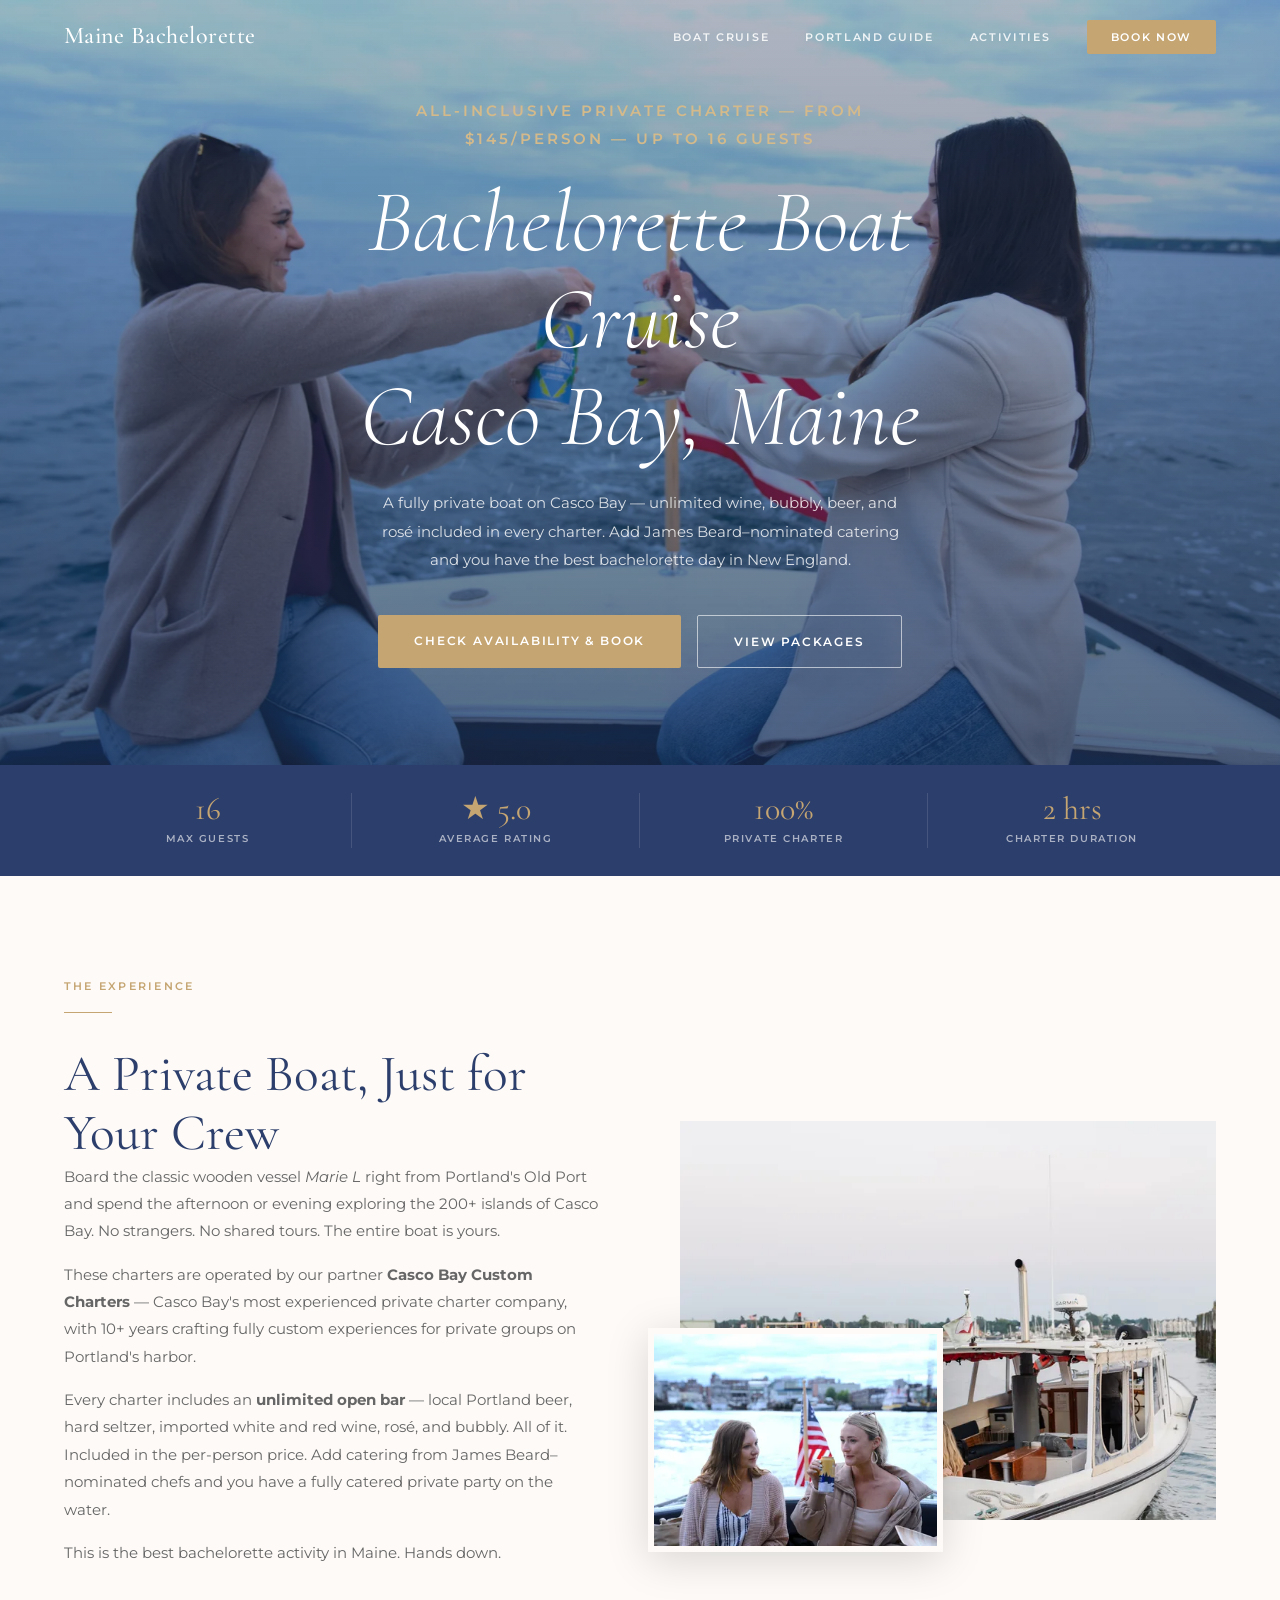
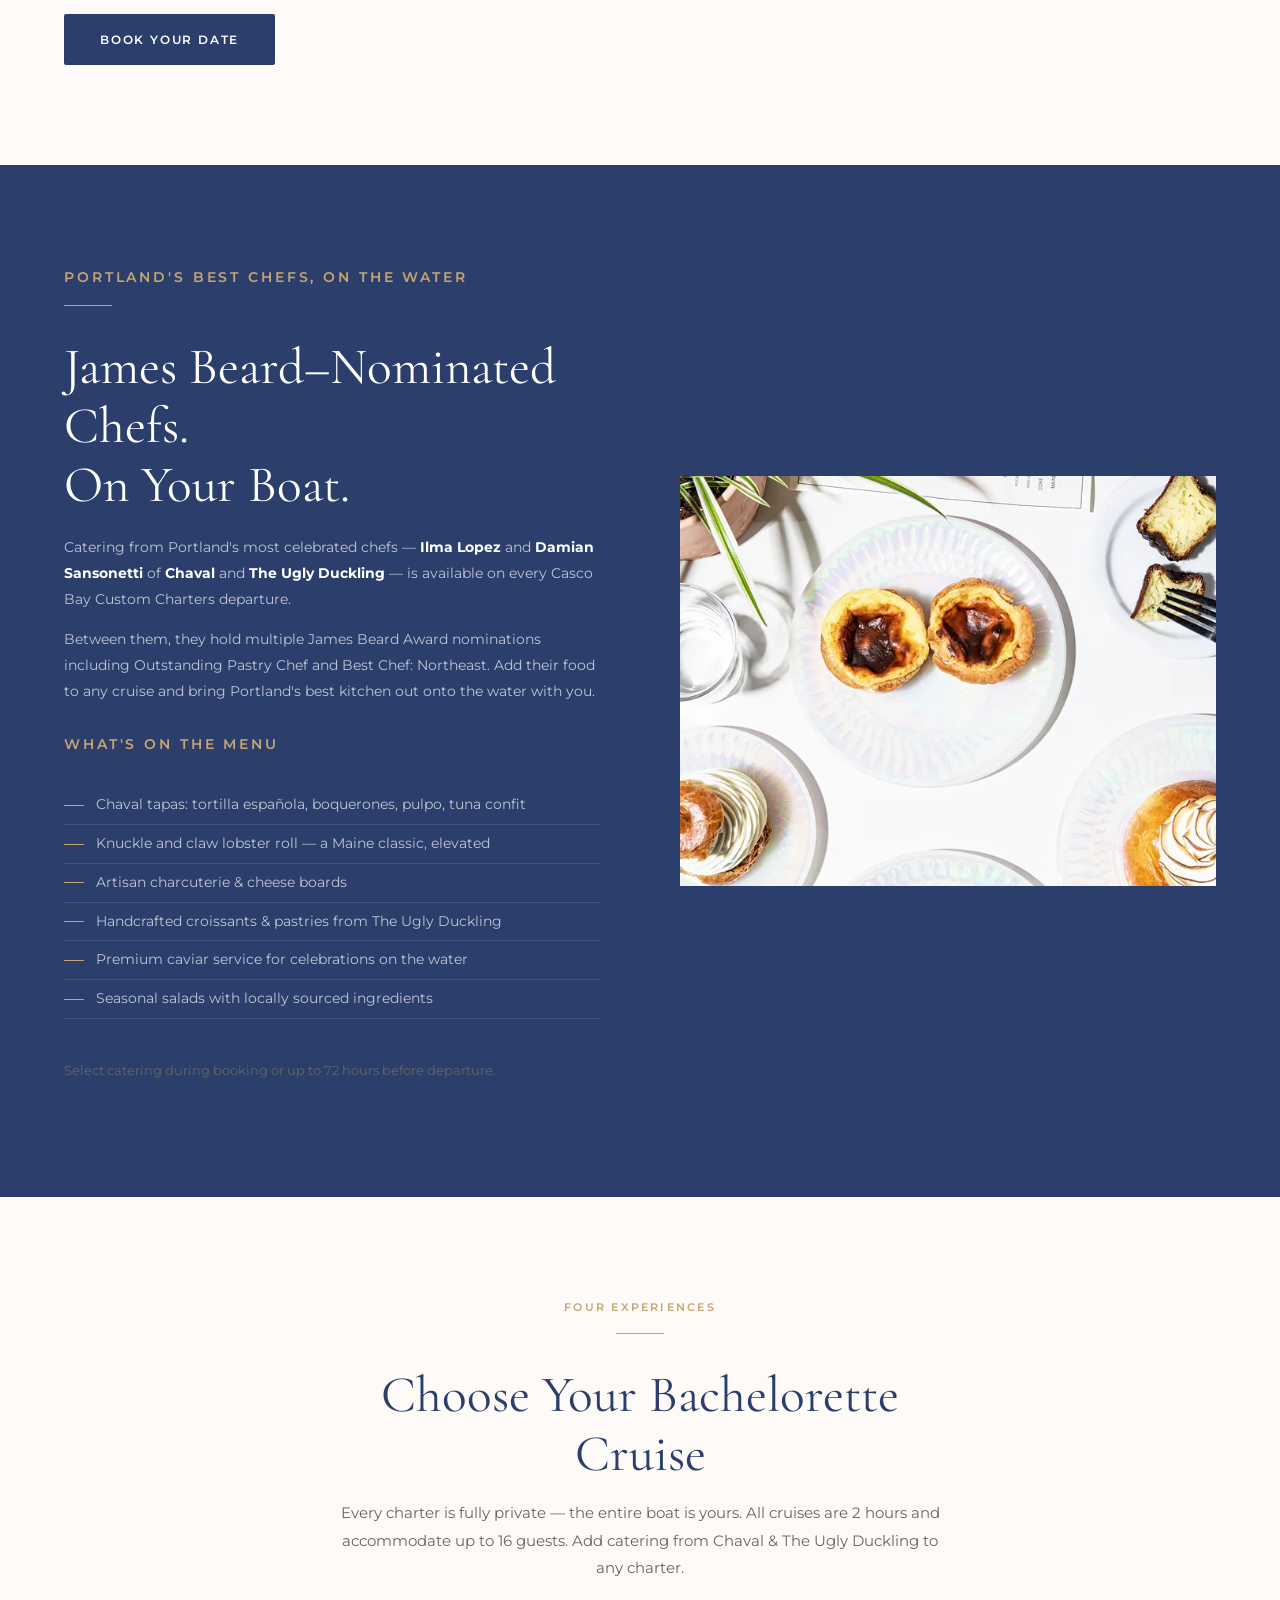
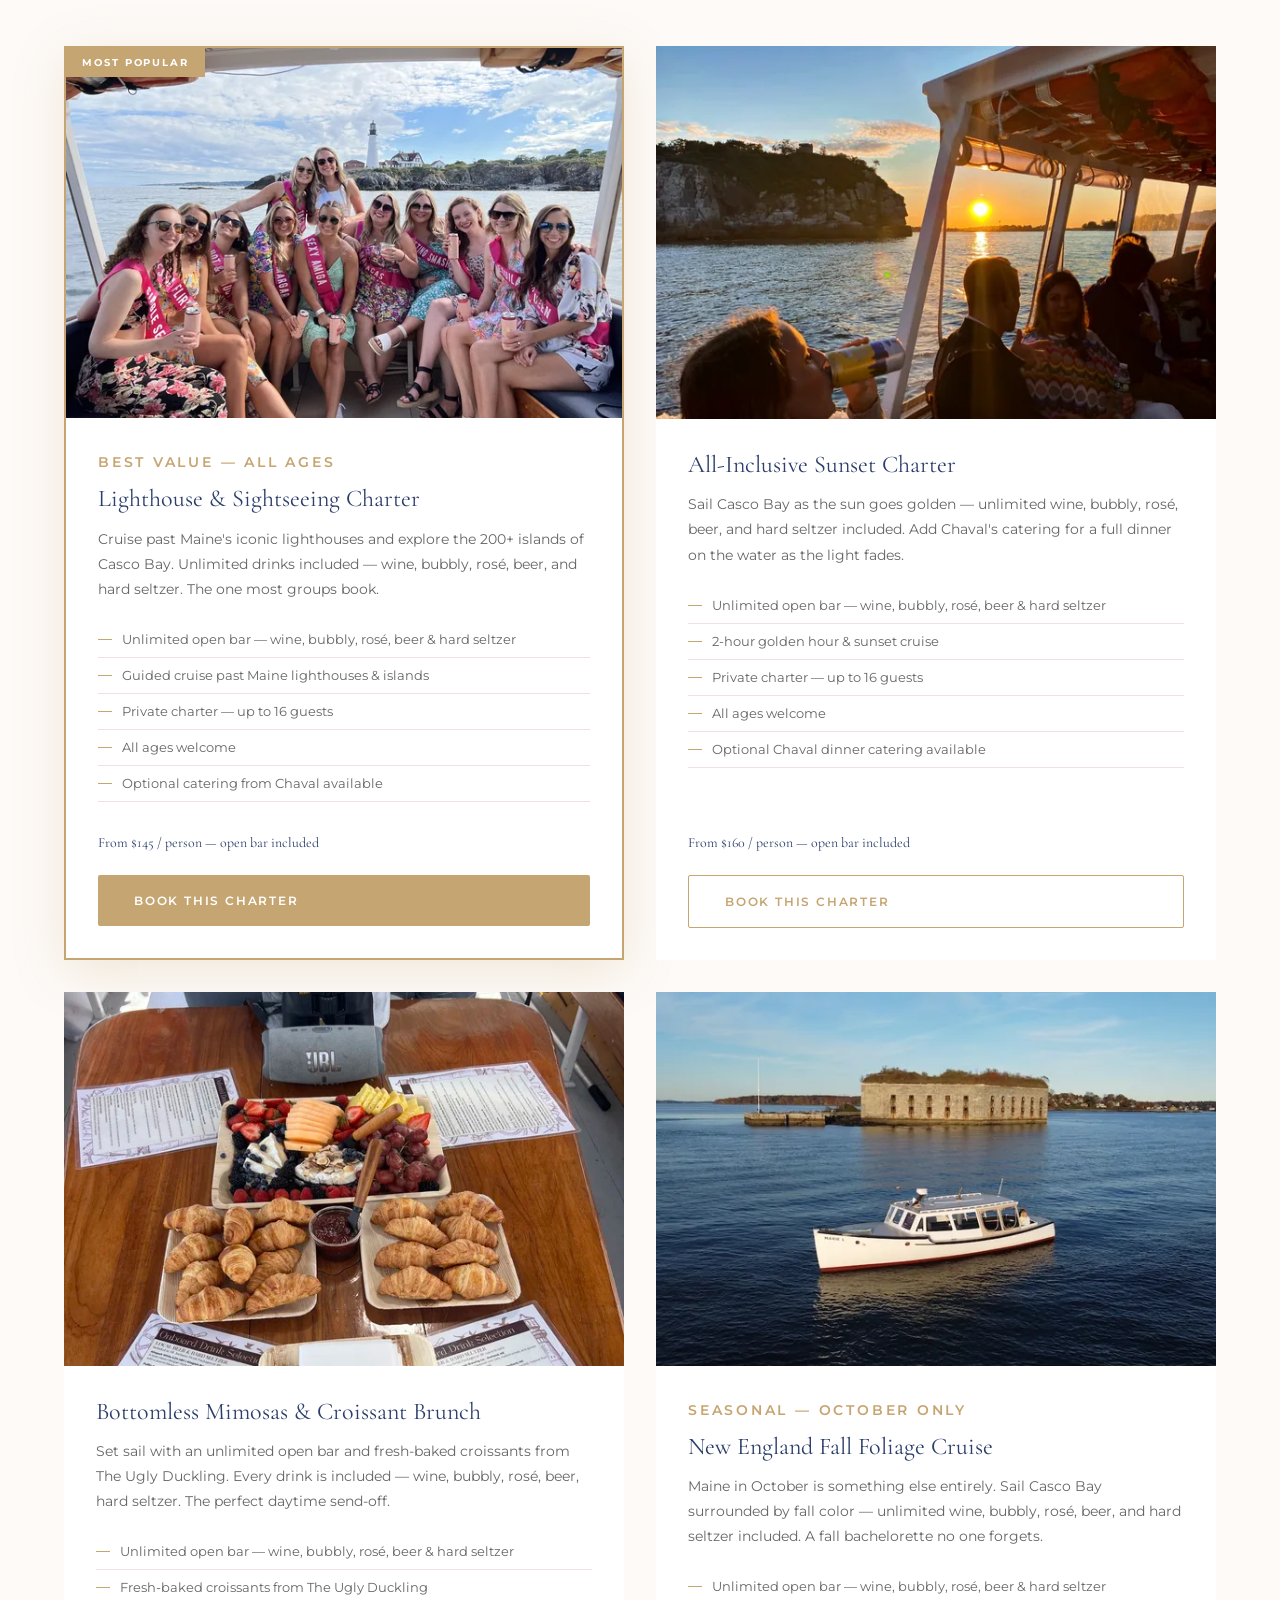
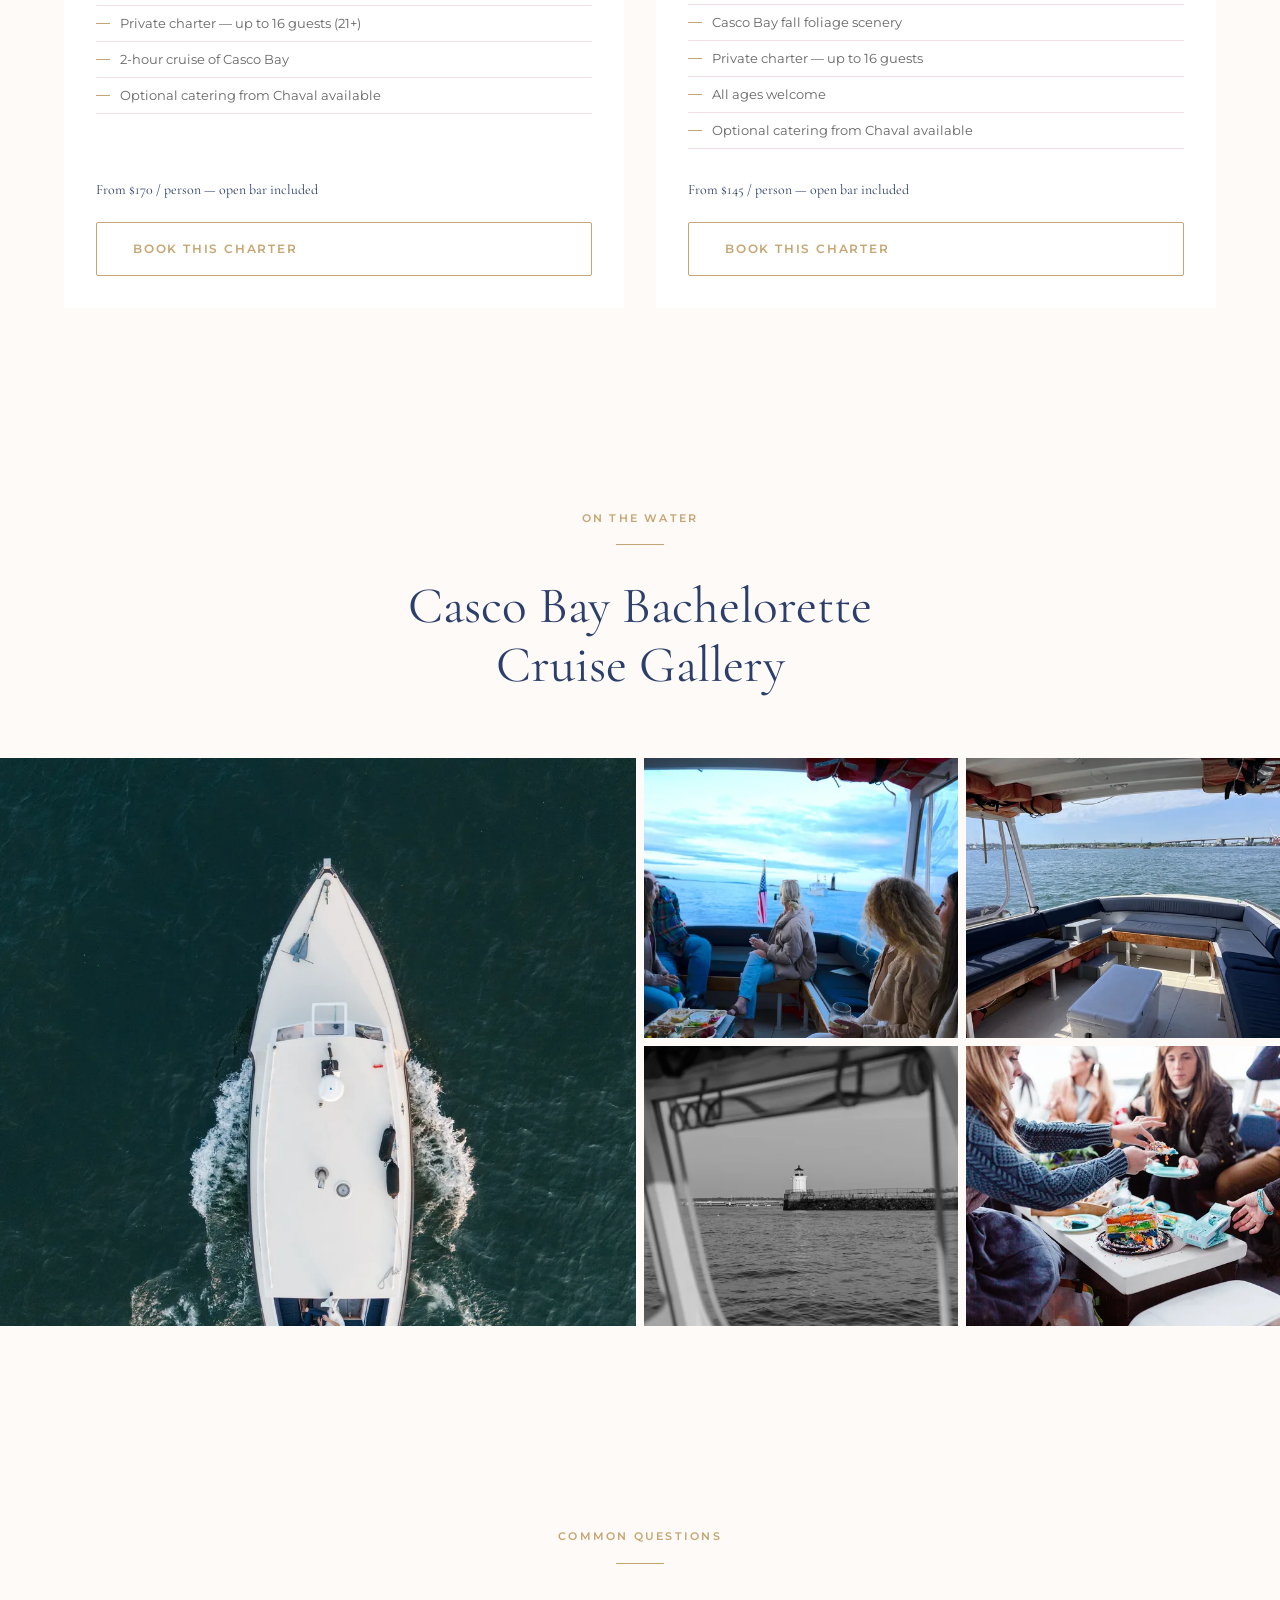
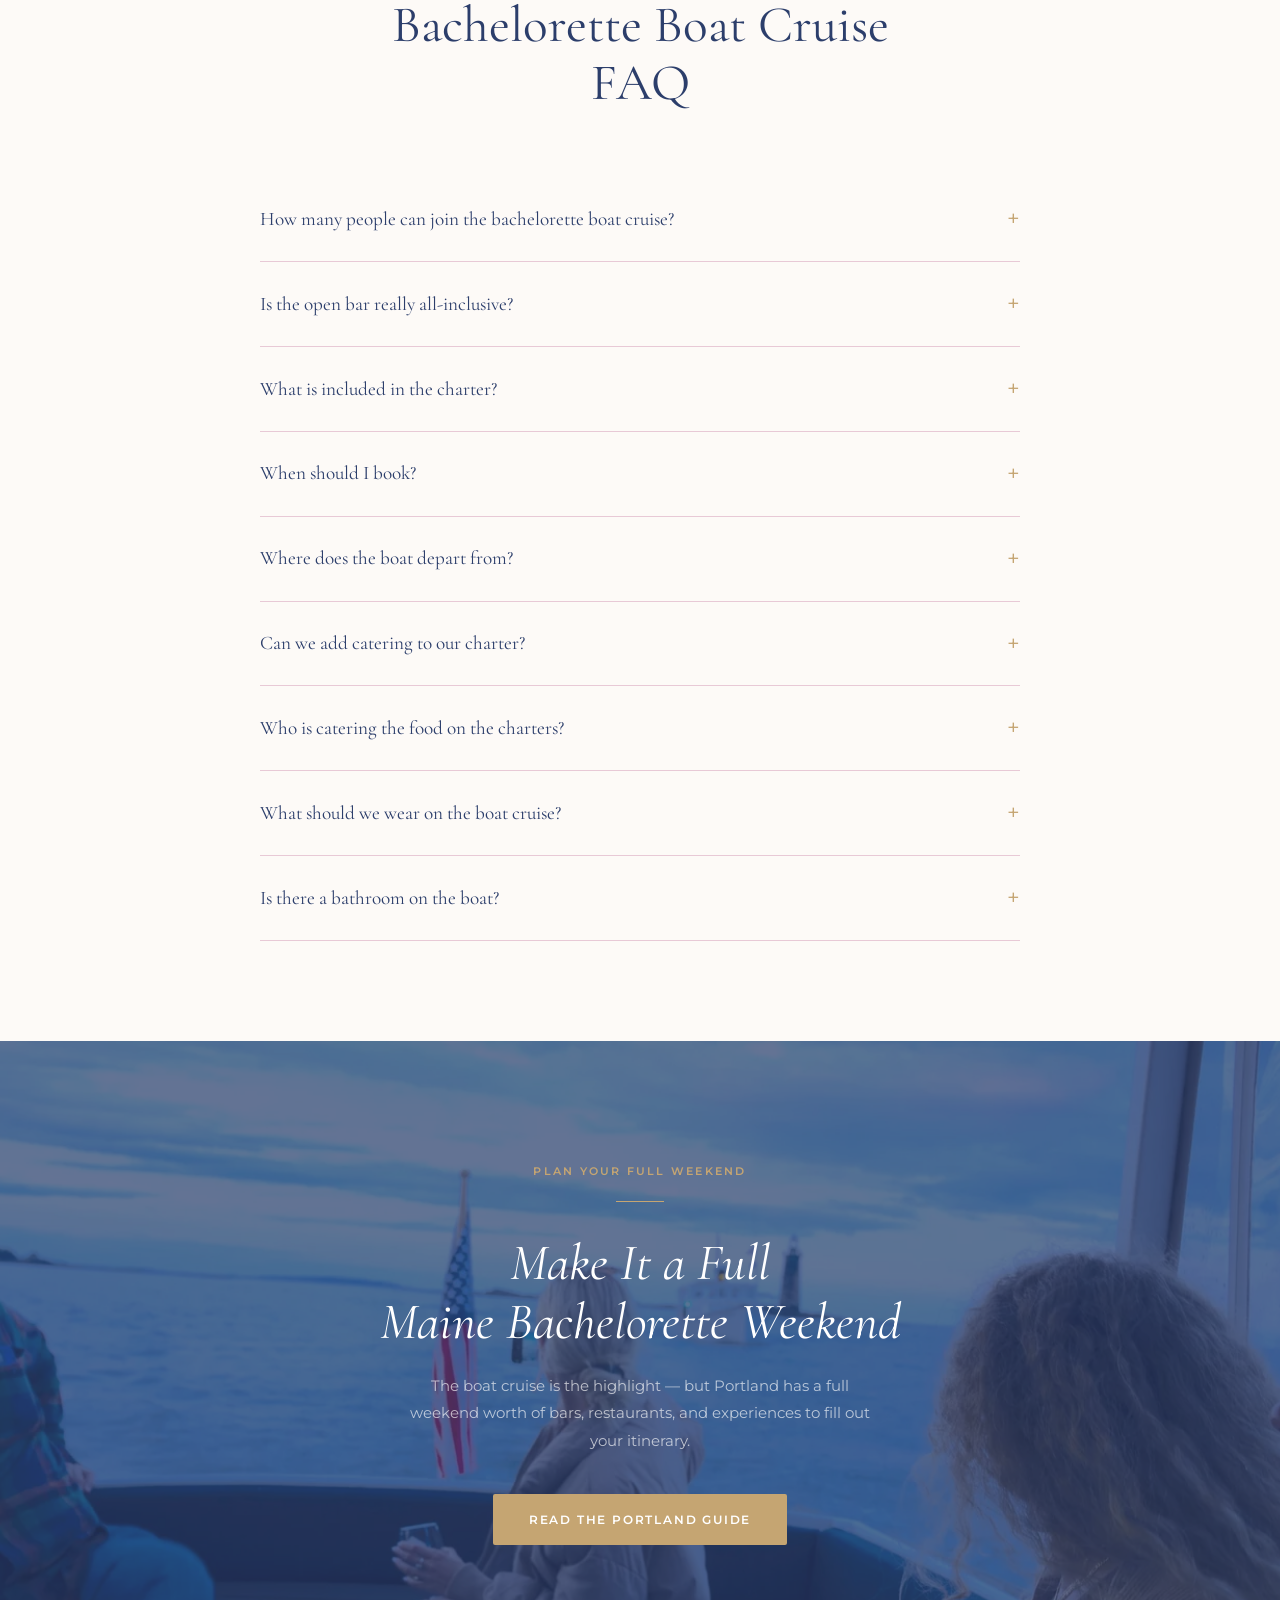
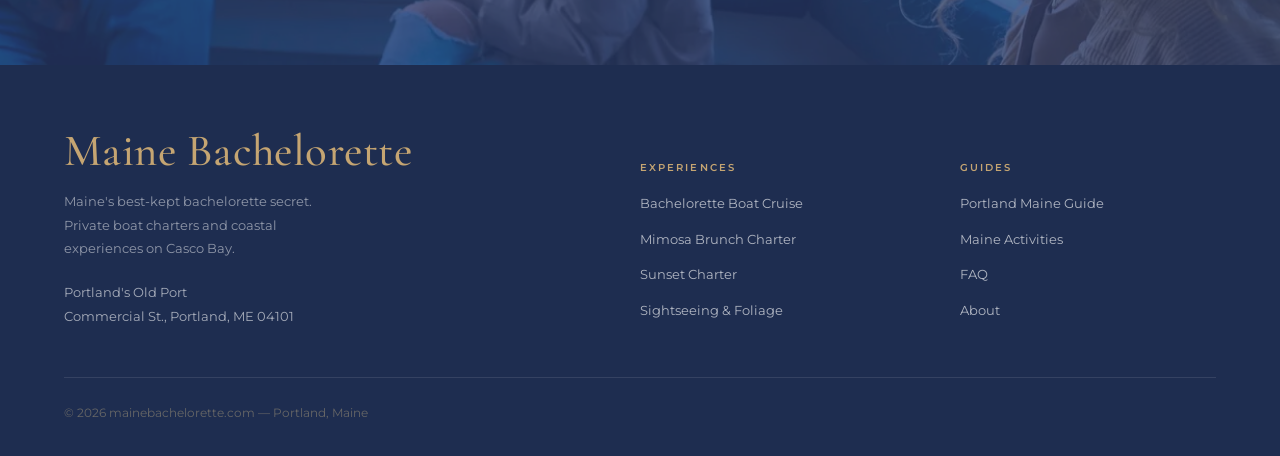
<file: boat-cruise/index.html>
<!DOCTYPE html>
<html lang="en">
<head>
  <meta charset="UTF-8">
  <meta name="viewport" content="width=device-width, initial-scale=1.0">

  <!-- Google tag (gtag.js) -->
  <script async src="https://www.googletagmanager.com/gtag/js?id=G-39ZPH9LR93"></script>
  <script>
    window.dataLayer = window.dataLayer || [];
    function gtag(){dataLayer.push(arguments);}
    gtag('js', new Date());
  </script>
  <script defer src="/js/ga-internal.js"></script>

  <!-- Primary SEO -->
  <title>Bachelorette Boat Cruise Portland Maine | Casco Bay</title>
  <meta name="description" content="All-inclusive private bachelorette boat cruise on Casco Bay. Open bar included from $145/person — wine, bubbly, rosé, beer. Up to 16 guests. Portland, Maine.">
  <link rel="canonical" href="https://mainebachelorette.com/boat-cruise/">

  <!-- Open Graph -->
  <meta property="og:type" content="website">
  <meta property="og:url" content="https://mainebachelorette.com/boat-cruise/">
  <meta property="og:site_name" content="Maine Bachelorette">
  <meta property="og:title" content="Bachelorette Boat Cruise Portland Maine | Private Charter on Casco Bay">
  <meta property="og:description" content="Private bachelorette boat charters on Casco Bay. Up to 16 guests. Mimosa brunch, sunset charter, James Beard-nominated catering. Portland, Maine.">
  <meta property="og:image" content="https://mainebachelorette.com/images/og-boat-cruise.webp">
  <meta property="og:image:width" content="1200">
  <meta property="og:image:height" content="630">

  <!-- Twitter Card -->
  <meta name="twitter:card" content="summary_large_image">
  <meta name="twitter:title" content="Bachelorette Boat Cruise Portland Maine">
  <meta name="twitter:description" content="Private bachelorette boat charters on Casco Bay. Up to 16 guests. Mimosa brunch, sunset charter, James Beard-nominated catering.">
  <meta name="twitter:image" content="https://mainebachelorette.com/images/og-boat-cruise.webp">

  <!-- Schema: TouristAttraction + FAQPage -->
  <script type="application/ld+json">
  {
    "@context": "https://schema.org",
    "@graph": [
      {
        "@type": ["TouristAttraction", "LocalBusiness"],
        "@id": "https://mainebachelorette.com/boat-cruise/#attraction",
        "name": "Bachelorette Boat Cruise on Casco Bay — Portland Maine",
        "description": "Private bachelorette boat charter on Casco Bay aboard a classic wooden vessel. Up to 16 guests. Choose from mimosa brunch, sunset charter, lighthouse sightseeing, or fall foliage cruise. Optional catering from James Beard-nominated chefs at Chaval and The Ugly Duckling, two of Portland's most celebrated restaurants.",
        "url": "https://mainebachelorette.com/boat-cruise/",
        "image": "https://mainebachelorette.com/images/boat-cruise-casco-bay.webp",
        "address": {
          "@type": "PostalAddress",
          "addressLocality": "Portland",
          "addressRegion": "ME",
          "postalCode": "04101",
          "addressCountry": "US"
        },
        "geo": {
          "@type": "GeoCoordinates",
          "latitude": 43.6591,
          "longitude": -70.2568
        },
        "telephone": "+12072055796",
        "aggregateRating": {
          "@type": "AggregateRating",
          "ratingValue": "5",
          "reviewCount": "47"
        }
      },
      {
        "@type": "FAQPage",
        "mainEntity": [
          {
            "@type": "Question",
            "name": "How many people can join the bachelorette boat cruise?",
            "acceptedAnswer": {
              "@type": "Answer",
              "text": "The charter accommodates up to 16 guests and is 100% private — the entire boat is exclusively yours, no strangers, no shared decks. Perfect for a full bachelorette party crew."
            }
          },
          {
            "@type": "Question",
            "name": "Is the open bar really all-inclusive?",
            "acceptedAnswer": {
              "@type": "Answer",
              "text": "Yes — every charter includes an unlimited open bar at no extra charge. That means local Portland beer, hard seltzer, imported white and red wine, rosé, and bubbly, all included in the per-person price. There are no drink minimums, no bar tabs, and no surprise charges."
            }
          },
          {
            "@type": "Question",
            "name": "What is included in the bachelorette boat cruise?",
            "acceptedAnswer": {
              "@type": "Answer",
              "text": "Every charter includes the vessel, a licensed captain, and an unlimited open bar — local Portland beer, hard seltzer, imported white and red wine, rosé, and bubbly. All drinks are included in the per-person price. Choose from four experiences: Mimosa Brunch, Sunset Charter, Lighthouse Sightseeing, or Fall Foliage Cruise. Catering from James Beard-nominated chefs at Chaval and The Ugly Duckling can be added to any charter."
            }
          },
          {
            "@type": "Question",
            "name": "When should I book the bachelorette boat cruise?",
            "acceptedAnswer": {
              "@type": "Answer",
              "text": "Summer and fall dates fill up quickly. We recommend booking as far in advance as possible to secure your preferred date and package."
            }
          },
          {
            "@type": "Question",
            "name": "Where does the boat depart from?",
            "acceptedAnswer": {
              "@type": "Answer",
              "text": "The charter departs from Downtown Portland's Old Port — walkable from downtown hotels, restaurants, and bars."
            }
          },
          {
            "@type": "Question",
            "name": "Can we add catering to our bachelorette charter?",
            "acceptedAnswer": {
              "@type": "Answer",
              "text": "Yes. Optional catering is available on every charter from our culinary partners at Chaval and The Ugly Duckling — two of Portland's most celebrated restaurants, with multiple James Beard Award nominations between them. Select your menu during booking or up to 72 hours before departure."
            }
          },
          {
            "@type": "Question",
            "name": "What food is included in the Mimosa Brunch charter?",
            "acceptedAnswer": {
              "@type": "Answer",
              "text": "The Bottomless Mimosas & Croissant Brunch includes bottomless mimosas and fresh-baked croissants from The Ugly Duckling, Portland's acclaimed artisan bakery. Additional catering can be added from the full Chaval and Ugly Duckling menu."
            }
          },
          {
            "@type": "Question",
            "name": "What should we wear on the bachelorette boat cruise?",
            "acceptedAnswer": {
              "@type": "Answer",
              "text": "Dress for the weather on the water — it's typically 5–10°F cooler out on Casco Bay than on shore. A light layer or jacket is recommended even in summer. Flat shoes or sneakers are safest on deck."
            }
          },
          {
            "@type": "Question",
            "name": "Is there a bathroom on the boat?",
            "acceptedAnswer": {
              "@type": "Answer",
              "text": "Yes — the Marie L has a composting head on board. Think airplane lavatory — compact but functional for a 2–3 hour cruise."
            }
          }
        ]
      }
    ]
  }
  </script>

  <!-- Favicon & App Icons -->
  <link rel="icon" type="image/svg+xml" href="/favicon.svg">
  <link rel="apple-touch-icon" href="/apple-touch-icon.png">
  <meta name="theme-color" content="#2C3E6B">

  <!-- Local SEO: Geo Tags -->
  <meta name="geo.region" content="US-ME">
  <meta name="geo.placename" content="Portland, Maine">
  <meta name="geo.position" content="43.6591;-70.2568">
  <meta name="ICBM" content="43.6591, -70.2568">

  <!-- Google Search Console: replace content with your verification code after connecting -->
  <!-- <meta name="google-site-verification" content="YOUR_VERIFICATION_CODE"> -->

  <!-- BreadcrumbList Schema -->
  <script type="application/ld+json">
  {
    "@context": "https://schema.org",
    "@type": "BreadcrumbList",
    "itemListElement": [
      {
        "@type": "ListItem",
        "position": 1,
        "name": "Maine Bachelorette",
        "item": "https://mainebachelorette.com/"
      },
      {
        "@type": "ListItem",
        "position": 2,
        "name": "Bachelorette Boat Cruise Portland Maine",
        "item": "https://mainebachelorette.com/boat-cruise/"
      }
    ]
  }
  </script>

  <!-- Fonts -->
  <!-- LCP Preload -->
  <link rel="preload" as="image" href="../images/hero-boat-cruise.webp"
    imagesrcset="../images/hero-boat-cruise-sm.webp 768w, ../images/hero-boat-cruise.webp 1440w"
    imagesizes="100vw"
    fetchpriority="high">

  <link rel="preconnect" href="https://fonts.googleapis.com">
  <link rel="preconnect" href="https://fonts.gstatic.com" crossorigin>
  <link rel="preload" as="style" href="https://fonts.googleapis.com/css2?family=Cormorant+Garamond:ital,wght@0,300;0,400;0,500;1,300;1,400&family=Montserrat:wght@300;400;500;600&display=swap">
  <link href="https://fonts.googleapis.com/css2?family=Cormorant+Garamond:ital,wght@0,300;0,400;0,500;1,300;1,400&family=Montserrat:wght@300;400;500;600&display=swap" rel="stylesheet" media="print" onload="this.media='all'">
  <noscript><link href="https://fonts.googleapis.com/css2?family=Cormorant+Garamond:ital,wght@0,300;0,400;0,500;1,300;1,400&family=Montserrat:wght@300;400;500;600&display=swap" rel="stylesheet"></noscript>

  <link rel="stylesheet" href="../css/styles.css">
  <link rel="stylesheet" href="styles.css">
</head>
<body>

  <!-- Navigation -->
  <nav class="nav" id="nav" aria-label="Main navigation">
    <div class="container">
      <a href="/" class="nav-logo">Maine Bachelorette</a>
      <ul class="nav-links" role="list">
        <li><a href="/boat-cruise/" aria-current="page">Boat Cruise</a></li>
        <li><a href="/portland-maine-guide/">Portland Guide</a></li>
                <li><a href="/maine-bachelorette-activities/">Activities</a></li>
        <li><a href="https://fareharbor.com/embeds/book/cascobaycustomcharters/items/calendar/?asn=dylansuhr&asn-ref=maine-bachelorette&full-items=yes&flow=1606992" class="nav-cta">Book Now</a></li>
      </ul>
      <button class="nav-hamburger" id="menuToggle" aria-label="Open menu" aria-expanded="false">
        <span></span><span></span><span></span>
      </button>
    </div>
    <div class="nav-mobile-cta">
      <a href="https://fareharbor.com/embeds/book/cascobaycustomcharters/items/calendar/?asn=dylansuhr&asn-ref=maine-bachelorette&full-items=yes&flow=1606992" class="nav-mobile-cta-btn">Book the Boat Cruise</a>
    </div>
  </nav>

  <!-- Mobile Menu -->
  <div class="mobile-menu" id="mobileMenu" role="dialog" aria-label="Mobile navigation">
    <button class="mobile-menu-close" id="menuClose" aria-label="Close menu">&times;</button>
    <a href="/boat-cruise/" onclick="closeMobileMenu()">Boat Cruise</a>
    <a href="/portland-maine-guide/" onclick="closeMobileMenu()">Portland Guide</a>
    <a href="/maine-bachelorette-activities/" onclick="closeMobileMenu()">Activities</a>
    <a href="https://fareharbor.com/embeds/book/cascobaycustomcharters/items/calendar/?asn=dylansuhr&asn-ref=maine-bachelorette&full-items=yes&flow=1606992" onclick="closeMobileMenu()" class="btn btn-primary" style="margin-top:16px;">Book Now</a>
  </div>

  <!-- Page Hero -->
  <section class="page-hero" aria-label="Bachelorette boat cruise Casco Bay Portland Maine">
    <img
      class="hero-img"
      src="../images/hero-boat-cruise.webp"
      srcset="../images/hero-boat-cruise-sm.webp 768w, ../images/hero-boat-cruise.webp 1440w"
      sizes="100vw"
      alt="Private bachelorette boat cruise on Casco Bay Portland Maine at sunset"
      width="1440"
      height="810"
      fetchpriority="high"
      decoding="async"
    >
    <div class="hero-overlay"></div>
    <div class="hero-content">
      <p class="eyebrow">All-Inclusive Private Charter &mdash; From $145/person &mdash; Up to 16 Guests</p>
      <h1>Bachelorette Boat Cruise<br><em>Casco Bay, Maine</em></h1>
      <p>A fully private boat on Casco Bay — unlimited wine, bubbly, beer, and rosé included in every charter. Add James Beard–nominated catering and you have the best bachelorette day in New England.</p>
      <div class="hero-actions">
        <a href="https://fareharbor.com/embeds/book/cascobaycustomcharters/items/calendar/?asn=dylansuhr&asn-ref=maine-bachelorette&full-items=yes&flow=1606992" class="btn btn-primary">Check Availability &amp; Book</a>
        <a href="#packages" class="btn btn-outline">View Packages</a>
      </div>
    </div>
  </section>

  <!-- Trust Bar -->
  <div class="trust-bar" aria-label="Key features">
    <div class="container">
      <div class="trust-grid">
        <div class="trust-item">
          <span class="trust-num">16</span>
          <span class="trust-label">Max Guests</span>
        </div>
        <div class="trust-item">
          <span class="trust-num">★ 5.0</span>
          <span class="trust-label">Average Rating</span>
        </div>
        <div class="trust-item">
          <span class="trust-num">100%</span>
          <span class="trust-label">Private Charter</span>
        </div>
        <div class="trust-item">
          <span class="trust-num">2 hrs</span>
          <span class="trust-label">Charter Duration</span>
        </div>
      </div>
    </div>
  </div>

  <!-- About the Experience -->
  <section class="section" aria-labelledby="about-heading">
    <div class="container">
      <div class="about-grid">
        <div class="about-content">
          <p class="eyebrow">The Experience</p>
          <div class="gold-divider gold-divider-left"></div>
          <h2 id="about-heading">A Private Boat, Just for Your Crew</h2>
          <p>Board the classic wooden vessel <em>Marie L</em> right from Portland's Old Port and spend the afternoon or evening exploring the 200+ islands of Casco Bay. No strangers. No shared tours. The entire boat is yours.</p>
          <p>These charters are operated by our partner <strong>Casco Bay Custom Charters</strong> — Casco Bay's most experienced private charter company, with 10+ years crafting fully custom experiences for private groups on Portland's harbor.</p>
          <p>Every charter includes an <strong>unlimited open bar</strong> — local Portland beer, hard seltzer, imported white and red wine, rosé, and bubbly. All of it. Included in the per-person price. Add catering from James Beard–nominated chefs and you have a fully catered private party on the water.</p>
          <p>This is the best bachelorette activity in Maine. Hands down.</p>
          <a href="https://fareharbor.com/embeds/book/cascobaycustomcharters/items/calendar/?asn=dylansuhr&asn-ref=maine-bachelorette&full-items=yes&flow=1606992" class="btn btn-navy" style="margin-top:32px;">Book Your Date</a>
        </div>
        <div class="about-imgs">
          <img
            src="../images/boat-marie-l.webp"
            alt="The Marie L classic wooden vessel on Casco Bay Portland Maine"
            width="700"
            height="520"
            loading="lazy"
            class="about-img-main"
          >
          <img
            src="../images/casco-islands.webp"
            alt="Islands of Casco Bay viewed from a private charter boat"
            width="400"
            height="300"
            loading="lazy"
            class="about-img-secondary"
          >
        </div>
      </div>
    </div>
  </section>

  <!-- Culinary Partnership -->
  <section class="section culinary-section" aria-labelledby="culinary-heading">
    <div class="container">
      <div class="culinary-inner">
        <div class="culinary-content">
          <p class="eyebrow">Portland's Best Chefs, On the Water</p>
          <div class="gold-divider gold-divider-left"></div>
          <h2 id="culinary-heading">James Beard–Nominated Chefs.<br>On Your Boat.</h2>
          <p>Catering from Portland's most celebrated chefs — <strong>Ilma Lopez</strong> and <strong>Damian Sansonetti</strong> of <strong>Chaval</strong> and <strong>The Ugly Duckling</strong> — is available on every Casco Bay Custom Charters departure.</p>
          <p>Between them, they hold multiple James Beard Award nominations including Outstanding Pastry Chef and Best Chef: Northeast. Add their food to any cruise and bring Portland's best kitchen out onto the water with you.</p>
          <div class="culinary-menu">
            <p class="eyebrow" style="margin-bottom:12px;">What's on the Menu</p>
            <ul class="featured-exp-list culinary-list">
              <li>Chaval tapas: tortilla española, boquerones, pulpo, tuna confit</li>
              <li>Knuckle and claw lobster roll — a Maine classic, elevated</li>
              <li>Artisan charcuterie &amp; cheese boards</li>
              <li>Handcrafted croissants &amp; pastries from The Ugly Duckling</li>
              <li>Premium caviar service for celebrations on the water</li>
              <li>Seasonal salads with locally sourced ingredients</li>
            </ul>
          </div>
          <p style="font-size:0.82rem; color:var(--text-muted); margin-top:16px;">Select catering during booking or up to 72 hours before departure.</p>
        </div>
        <div class="culinary-img-wrap">
          <img
            src="../images/culinary-partnership.webp"
            alt="James Beard nominated chefs Chaval and The Ugly Duckling catering aboard a Maine bachelorette boat charter"
            width="680"
            height="520"
            loading="lazy"
          >
        </div>
      </div>
    </div>
  </section>

  <!-- Packages -->
  <section class="section packages-section" id="packages" aria-labelledby="packages-heading" style="background:var(--bg);">
    <div class="container">
      <div class="section-header">
        <p class="eyebrow">Four Experiences</p>
        <div class="gold-divider"></div>
        <h2 id="packages-heading">Choose Your Bachelorette Cruise</h2>
        <p>Every charter is fully private — the entire boat is yours. All cruises are 2 hours and accommodate up to 16 guests. Add catering from Chaval &amp; The Ugly Duckling to any charter.</p>
      </div>
      <div class="packages-grid">

        <article class="package-card package-card--popular">
          <div class="package-badge">Most Popular</div>
          <div class="package-img-wrap">
            <img
              src="../images/package-sightseeing.webp"
              alt="Lighthouse and sightseeing bachelorette boat cruise Portland Maine Casco Bay"
              width="600"
              height="400"
              loading="lazy"
            >
          </div>
          <div class="package-body">
            <p class="eyebrow">Best Value &mdash; All Ages</p>
            <h3>Lighthouse &amp; Sightseeing Charter</h3>
            <p>Cruise past Maine's iconic lighthouses and explore the 200+ islands of Casco Bay. Unlimited drinks included — wine, bubbly, rosé, beer, and hard seltzer. The one most groups book.</p>
            <ul class="package-includes" aria-label="Included in sightseeing charter">
              <li>Unlimited open bar — wine, bubbly, rosé, beer &amp; hard seltzer</li>
              <li>Guided cruise past Maine lighthouses &amp; islands</li>
              <li>Private charter — up to 16 guests</li>
              <li>All ages welcome</li>
              <li>Optional catering from Chaval available</li>
            </ul>
            <p class="package-price">From $145 / person — open bar included</p>
            <a href="https://fareharbor.com/embeds/book/cascobaycustomcharters/items/calendar/?asn=dylansuhr&asn-ref=maine-bachelorette&full-items=yes&flow=1606992" class="btn btn-primary">Book This Charter</a>
          </div>
        </article>

        <article class="package-card">
          <div class="package-img-wrap">
            <img
              src="../images/package-sunset-charter.webp"
              alt="Bachelorette group toasting drinks at sunset on a Casco Bay Maine charter"
              width="600"
              height="400"
              loading="lazy"
            >
          </div>
          <div class="package-body">
            <h3>All-Inclusive Sunset Charter</h3>
            <p>Sail Casco Bay as the sun goes golden — unlimited wine, bubbly, rosé, beer, and hard seltzer included. Add Chaval's catering for a full dinner on the water as the light fades.</p>
            <ul class="package-includes" aria-label="Included in sunset charter">
              <li>Unlimited open bar — wine, bubbly, rosé, beer &amp; hard seltzer</li>
              <li>2-hour golden hour &amp; sunset cruise</li>
              <li>Private charter — up to 16 guests</li>
              <li>All ages welcome</li>
              <li>Optional Chaval dinner catering available</li>
            </ul>
            <p class="package-price">From $160 / person — open bar included</p>
            <a href="https://fareharbor.com/embeds/book/cascobaycustomcharters/items/calendar/?asn=dylansuhr&asn-ref=maine-bachelorette&full-items=yes&flow=1606992" class="btn btn-gold-outline">Book This Charter</a>
          </div>
        </article>

        <article class="package-card">
          <div class="package-img-wrap">
            <img
              src="../images/package-mimosa-brunch.webp"
              alt="Bottomless mimosa and croissant brunch bachelorette boat cruise Portland Maine"
              width="600"
              height="400"
              loading="lazy"
            >
          </div>
          <div class="package-body">
            <h3>Bottomless Mimosas &amp; Croissant Brunch</h3>
            <p>Set sail with an unlimited open bar and fresh-baked croissants from The Ugly Duckling. Every drink is included — wine, bubbly, rosé, beer, hard seltzer. The perfect daytime send-off.</p>
            <ul class="package-includes" aria-label="Included in mimosa brunch cruise">
              <li>Unlimited open bar — wine, bubbly, rosé, beer &amp; hard seltzer</li>
              <li>Fresh-baked croissants from The Ugly Duckling</li>
              <li>Private charter — up to 16 guests (21+)</li>
              <li>2-hour cruise of Casco Bay</li>
              <li>Optional catering from Chaval available</li>
            </ul>
            <p class="package-price">From $170 / person — open bar included</p>
            <a href="https://fareharbor.com/embeds/book/cascobaycustomcharters/items/calendar/?asn=dylansuhr&asn-ref=maine-bachelorette&full-items=yes&flow=1606992" class="btn btn-gold-outline">Book This Charter</a>
          </div>
        </article>

        <article class="package-card">
          <div class="package-img-wrap">
            <img
              src="../images/package-fall-foliage.webp"
              alt="New England fall foliage cruise on Casco Bay Portland Maine October bachelorette"
              width="600"
              height="400"
              loading="lazy"
            >
          </div>
          <div class="package-body">
            <p class="eyebrow">Seasonal &mdash; October Only</p>
            <h3>New England Fall Foliage Cruise</h3>
            <p>Maine in October is something else entirely. Sail Casco Bay surrounded by fall color — unlimited wine, bubbly, rosé, beer, and hard seltzer included. A fall bachelorette no one forgets.</p>
            <ul class="package-includes" aria-label="Included in fall foliage cruise">
              <li>Unlimited open bar — wine, bubbly, rosé, beer &amp; hard seltzer</li>
              <li>Casco Bay fall foliage scenery</li>
              <li>Private charter — up to 16 guests</li>
              <li>All ages welcome</li>
              <li>Optional catering from Chaval available</li>
            </ul>
            <p class="package-price">From $145 / person — open bar included</p>
            <a href="https://fareharbor.com/embeds/book/cascobaycustomcharters/items/calendar/?asn=dylansuhr&asn-ref=maine-bachelorette&full-items=yes&flow=1606992" class="btn btn-gold-outline">Book This Charter</a>
          </div>
        </article>

      </div>
    </div>
  </section>

  <!-- Gallery -->
  <section class="section gallery" aria-labelledby="cruise-gallery-heading">
    <div class="container" style="margin-bottom:32px;">
      <div class="section-header">
        <p class="eyebrow">On the Water</p>
        <div class="gold-divider"></div>
        <h2 id="cruise-gallery-heading">Casco Bay Bachelorette Cruise Gallery</h2>
      </div>
    </div>
    <div class="gallery-grid" role="list" aria-label="Photos from bachelorette boat cruises on Casco Bay">
      <div class="gallery-item" role="listitem">
        <img
          src="../images/cruise-gallery-1.webp"
          alt="Bachelorette party on the deck of a classic boat on Casco Bay at sunset"
          width="1200"
          height="900"
          loading="lazy"
        >
      </div>
      <div class="gallery-item" role="listitem">
        <img
          src="../images/cruise-gallery-2.webp"
          alt="Women celebrating on a private Maine bachelorette boat charter"
          width="600"
          height="450"
          loading="lazy"
        >
      </div>
      <div class="gallery-item" role="listitem">
        <img
          src="../images/cruise-gallery-3.webp"
          alt="Champagne and catering on a private bachelorette boat cruise in Portland Maine"
          width="600"
          height="450"
          loading="lazy"
        >
      </div>
      <div class="gallery-item" role="listitem">
        <img
          src="../images/cruise-gallery-4.webp"
          alt="Portland Maine skyline and harbor from a private charter boat"
          width="600"
          height="450"
          loading="lazy"
        >
      </div>
      <div class="gallery-item" role="listitem">
        <img
          src="../images/bachelorette-cake-toast-boat-cruise-maine.webp"
          alt="Bachelorette party sharing rainbow cake aboard a Casco Bay charter boat"
          width="600"
          height="450"
          loading="lazy"
        >
      </div>
    </div>
  </section>

  <!-- FAQ -->
  <section class="section faq-section" id="faq" aria-labelledby="faq-heading">
    <div class="container">
      <div class="section-header">
        <p class="eyebrow">Common Questions</p>
        <div class="gold-divider"></div>
        <h2 id="faq-heading">Bachelorette Boat Cruise FAQ</h2>
      </div>
      <div class="faq-list" role="list">
        <details class="faq-item" role="listitem">
          <summary class="faq-q">How many people can join the bachelorette boat cruise?</summary>
          <p class="faq-a">The charter accommodates up to 16 guests and is <strong>100% private</strong> — the entire boat is exclusively yours. No strangers, no shared decks. Perfect for a full bachelorette party crew.</p>
        </details>
        <details class="faq-item" role="listitem">
          <summary class="faq-q">Is the open bar really all-inclusive?</summary>
          <p class="faq-a">Yes — every charter includes an <strong>unlimited open bar</strong> at no extra charge. Local Portland beer, hard seltzer, imported white and red wine, rosé, and bubbly — all included in the per-person price. No drink minimums, no bar tabs, no surprise charges.</p>
        </details>
        <details class="faq-item" role="listitem">
          <summary class="faq-q">What is included in the charter?</summary>
          <p class="faq-a">Every charter includes the vessel <em>Marie L</em>, a licensed captain, and an <strong>unlimited open bar</strong> — local Portland beer, hard seltzer, imported white and red wine, rosé, and bubbly. All drinks are included in the per-person price from $145. Catering from Chaval and The Ugly Duckling can be added to any charter.</p>
        </details>
        <details class="faq-item" role="listitem">
          <summary class="faq-q">When should I book?</summary>
          <p class="faq-a">Summer and fall weekends fill up quickly — we recommend booking as far in advance as possible to secure your preferred date. Spring and weekday dates tend to have more availability.</p>
        </details>
        <details class="faq-item" role="listitem">
          <summary class="faq-q">Where does the boat depart from?</summary>
          <p class="faq-a">The charter departs from Downtown Portland's Old Port — walkable from downtown hotels, restaurants, and bars.</p>
        </details>
        <details class="faq-item" role="listitem">
          <summary class="faq-q">Can we add catering to our charter?</summary>
          <p class="faq-a">Yes — catering from Portland's acclaimed Chaval and The Ugly Duckling is available on every charter. Select your menu during the booking process or up to 72 hours before departure. You're also welcome to bring your own food and non-alcoholic beverages.</p>
        </details>
        <details class="faq-item" role="listitem">
          <summary class="faq-q">Who is catering the food on the charters?</summary>
          <p class="faq-a">The catering comes from Ilma Lopez and Damian Sansonetti — the James Beard Award-nominated chefs behind Chaval and The Ugly Duckling, two of Portland's most celebrated restaurants. Their menus feature Chaval-inspired tapas, a knuckle and claw lobster roll, artisan pastries, charcuterie, and premium caviar service.</p>
        </details>
        <details class="faq-item" role="listitem">
          <summary class="faq-q">What should we wear on the boat cruise?</summary>
          <p class="faq-a">Dress for the weather on the water — it's typically 5–10°F cooler out on Casco Bay than on shore. A light layer or jacket is recommended even in summer. Flat shoes or sneakers are safest on deck; heels aren't recommended on a moving boat.</p>
        </details>
        <details class="faq-item" role="listitem">
          <summary class="faq-q">Is there a bathroom on the boat?</summary>
          <p class="faq-a">Yes — the Marie L has a composting head on board. Think airplane lavatory — compact but functional for a 2–3 hour cruise.</p>
        </details>
      </div>
    </div>
  </section>

  <!-- Internal Link CTA -->
  <section class="cta-banner" aria-labelledby="guide-cta-heading">
    <div class="cta-banner-content">
      <p class="eyebrow">Plan Your Full Weekend</p>
      <div class="gold-divider"></div>
      <h2 id="guide-cta-heading">Make It a Full<br><em>Maine Bachelorette Weekend</em></h2>
      <p>The boat cruise is the highlight — but Portland has a full weekend worth of bars, restaurants, and experiences to fill out your itinerary.</p>
      <a href="/portland-maine-guide/" class="btn btn-primary">Read the Portland Guide</a>
    </div>
  </section>

  <!-- Footer -->
  <footer class="footer" aria-label="Site footer">
    <div class="container">
      <div class="footer-inner">
        <p class="footer-brand-name">Maine Bachelorette</p>
        <h2 class="footer-col-heading">Experiences</h2>
        <h2 class="footer-col-heading">Guides</h2>
        <div class="footer-brand-body">
          <p>Maine's best-kept bachelorette secret. Private boat charters and coastal experiences on Casco Bay.</p>
          <address class="footer-nap">
            <p>Portland's Old Port</p>
            <p>Commercial St., Portland, ME 04101</p>
          </address>
        </div>
        <ul role="list" class="footer-col-links">
          <li><a href="/boat-cruise/">Bachelorette Boat Cruise</a></li>
          <li><a href="/boat-cruise/#packages">Mimosa Brunch Charter</a></li>
          <li><a href="/boat-cruise/#packages">Sunset Charter</a></li>
          <li><a href="/boat-cruise/#packages">Sightseeing &amp; Foliage</a></li>
        </ul>
        <ul role="list" class="footer-col-links">
          <li><a href="/portland-maine-guide/">Portland Maine Guide</a></li>
          <li><a href="/maine-bachelorette-activities/">Maine Activities</a></li>
          <li><a href="/boat-cruise/#faq">FAQ</a></li>
          <li><a href="/about/">About</a></li>
        </ul>
      </div>
      <div class="footer-bottom">
        <p>© 2026 mainebachelorette.com &mdash; Portland, Maine</p>
      </div>
    </div>
  </footer>

  <script>
    const nav = document.getElementById('nav');
    window.addEventListener('scroll', () => {
      nav.classList.toggle('scrolled', window.scrollY > 60);
    }, { passive: true });

    const menuToggle = document.getElementById('menuToggle');
    const menuClose = document.getElementById('menuClose');
    const mobileMenu = document.getElementById('mobileMenu');

    function openMobileMenu() {
      mobileMenu.classList.add('open');
      menuToggle.setAttribute('aria-expanded', 'true');
      document.body.style.overflow = 'hidden';
    }

    function closeMobileMenu() {
      mobileMenu.classList.remove('open');
      menuToggle.setAttribute('aria-expanded', 'false');
      document.body.style.overflow = '';
    }

    menuToggle.addEventListener('click', openMobileMenu);
    menuClose.addEventListener('click', closeMobileMenu);
  </script>

  <!-- FareHarbor Lightframe API -->
  <script src="https://fareharbor.com/embeds/api/v1/?autolightframe=yes"></script>
</body>
</html>
</file>
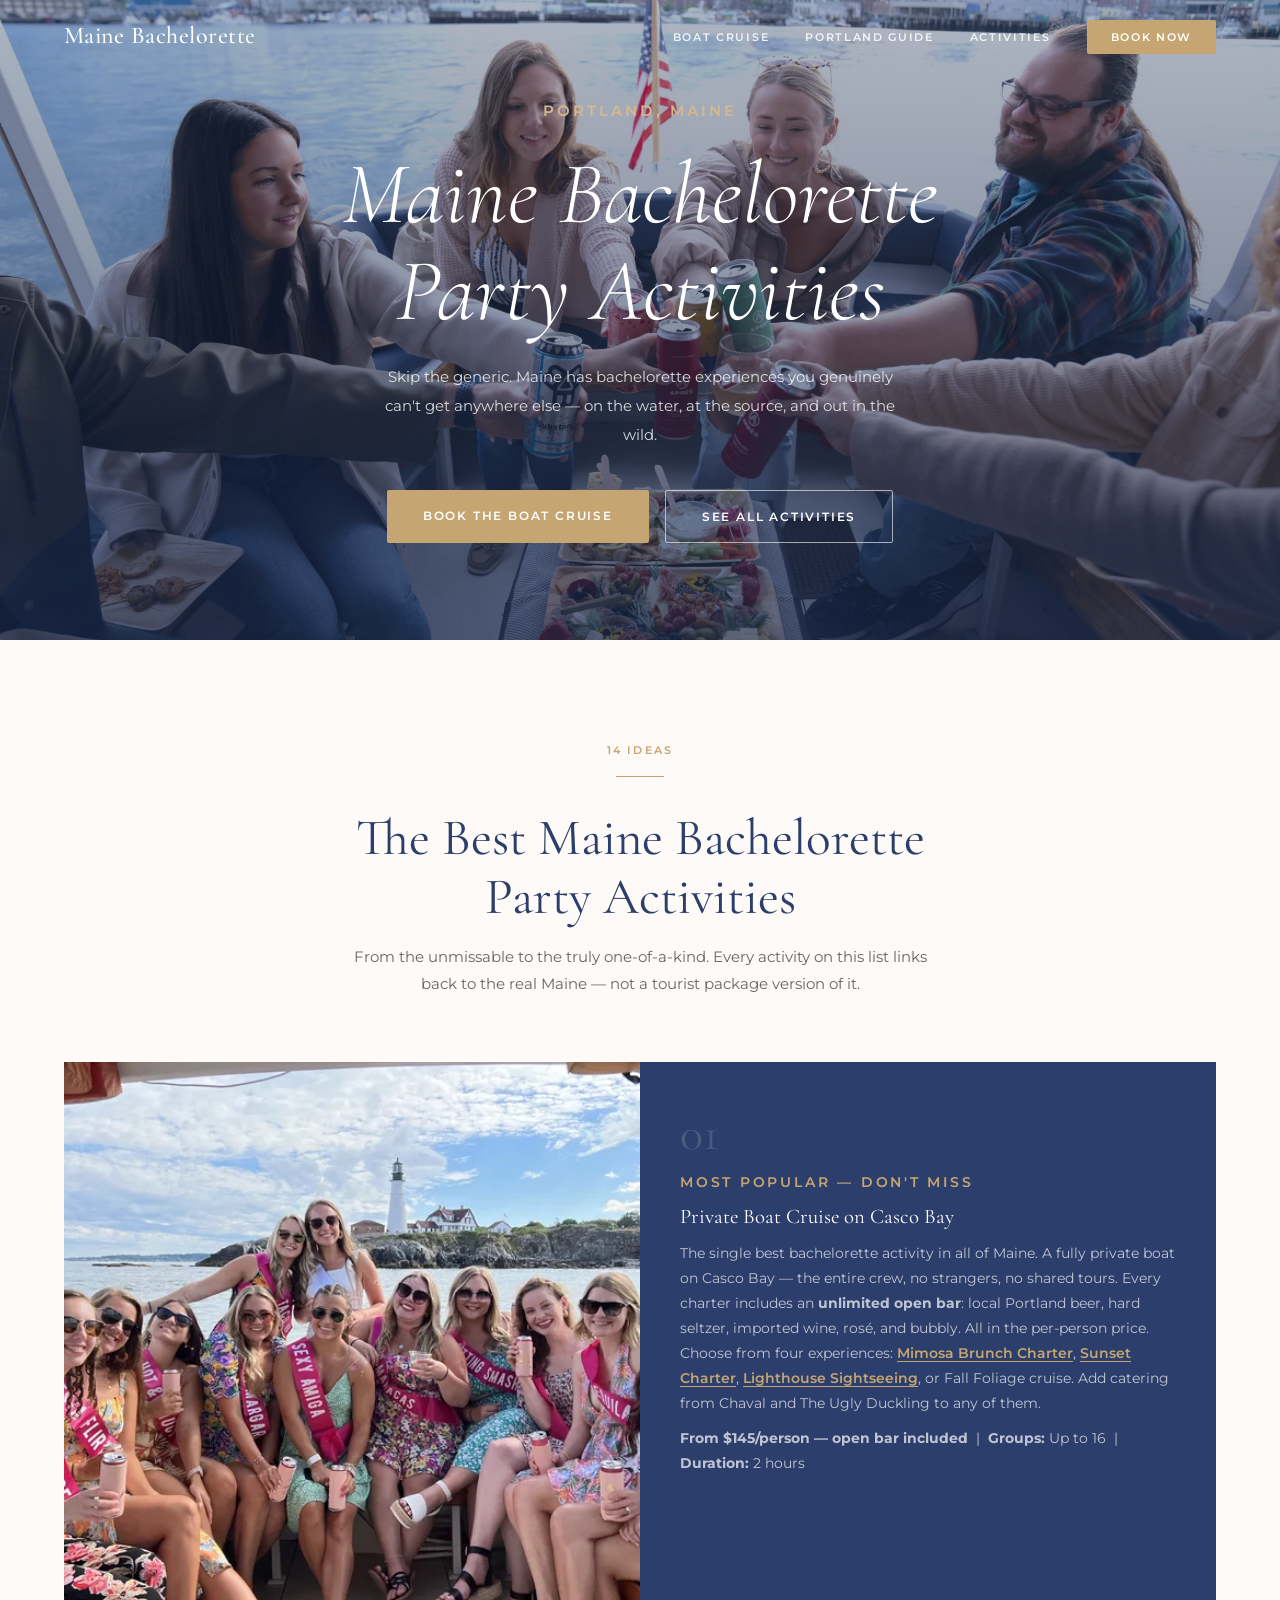
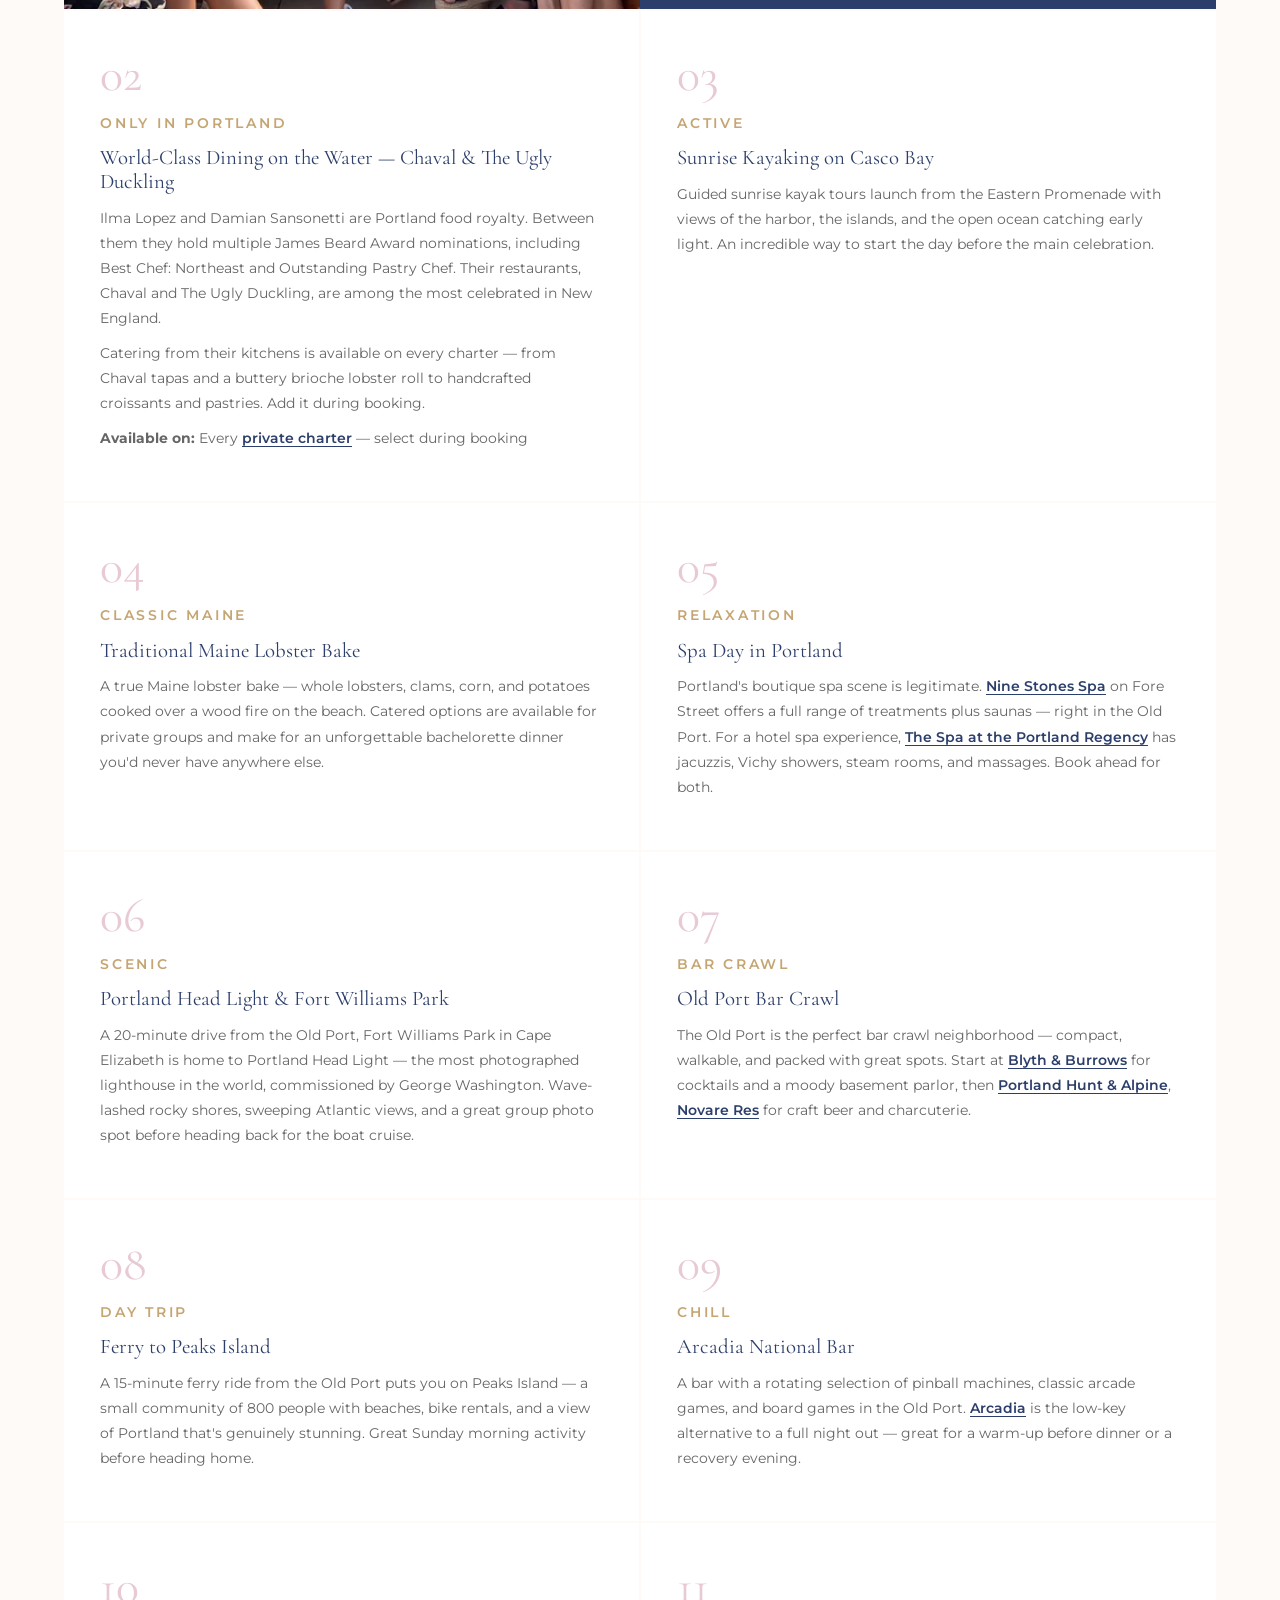
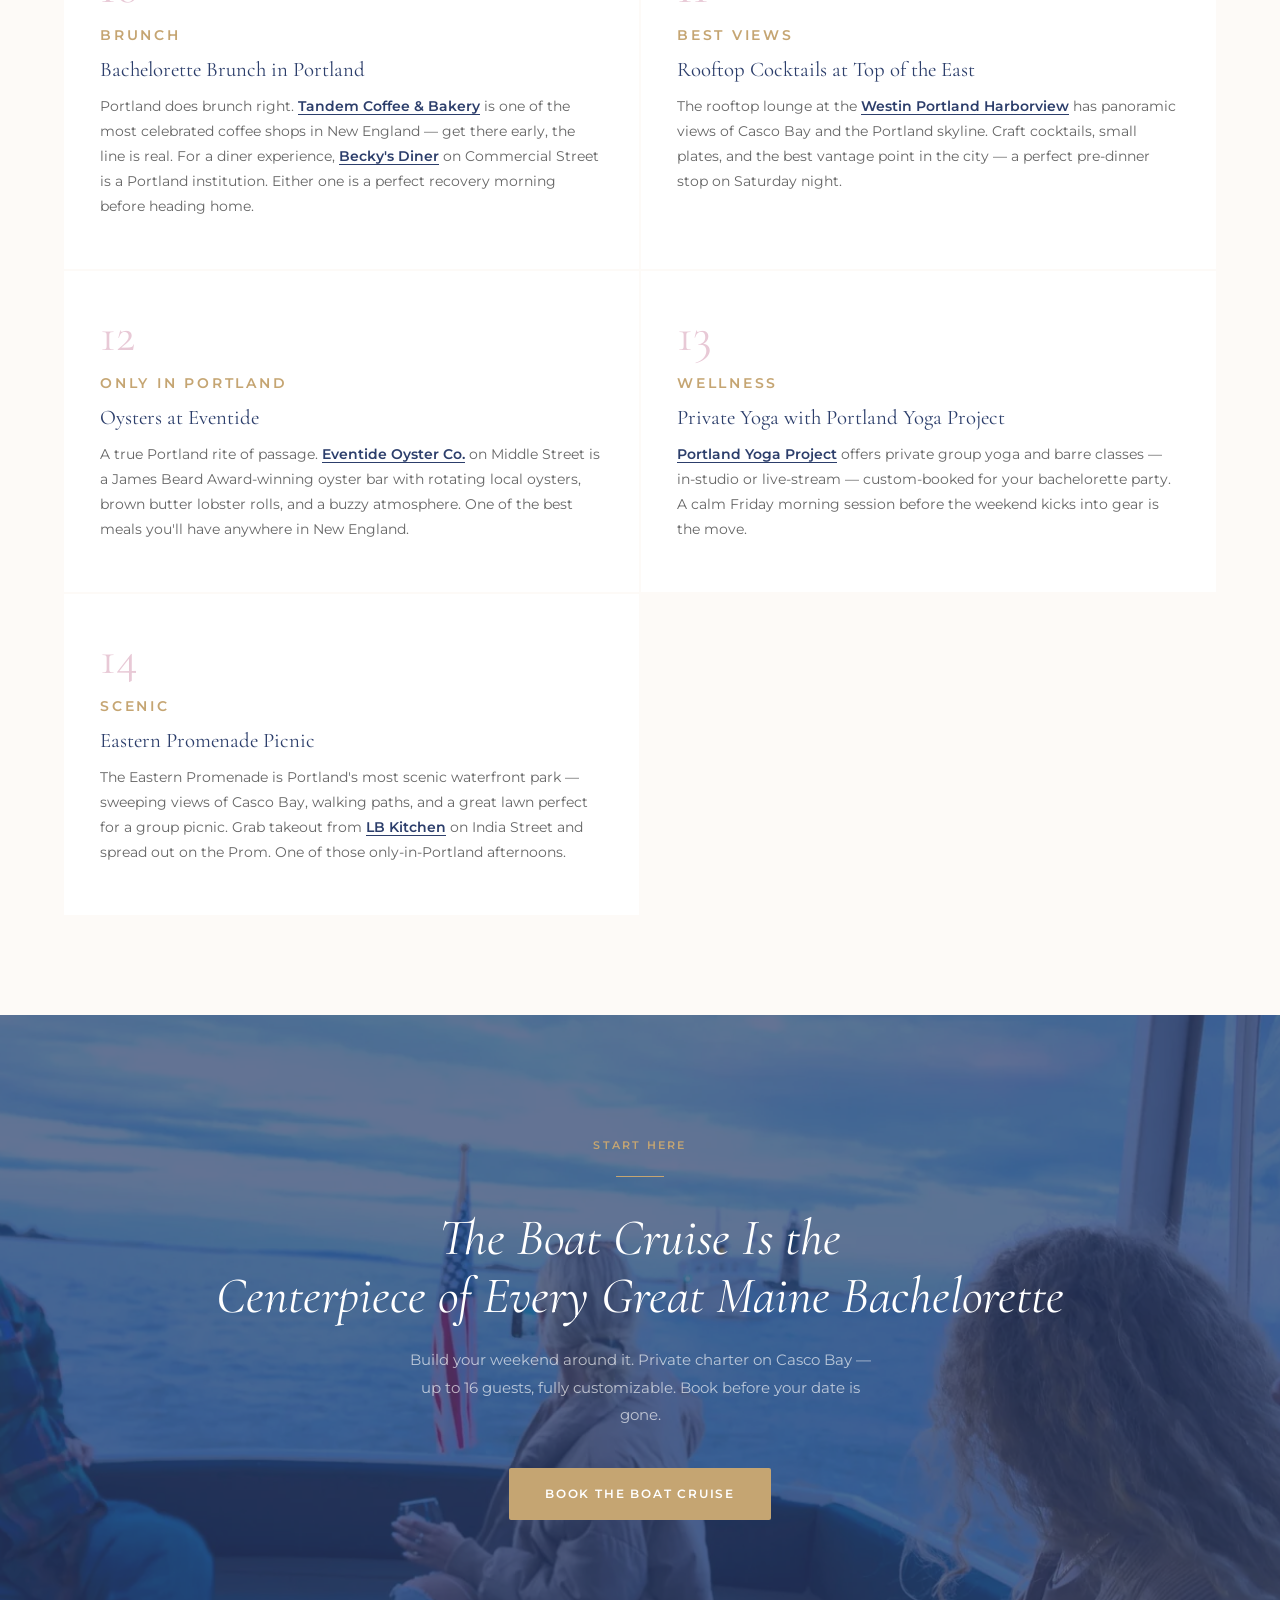
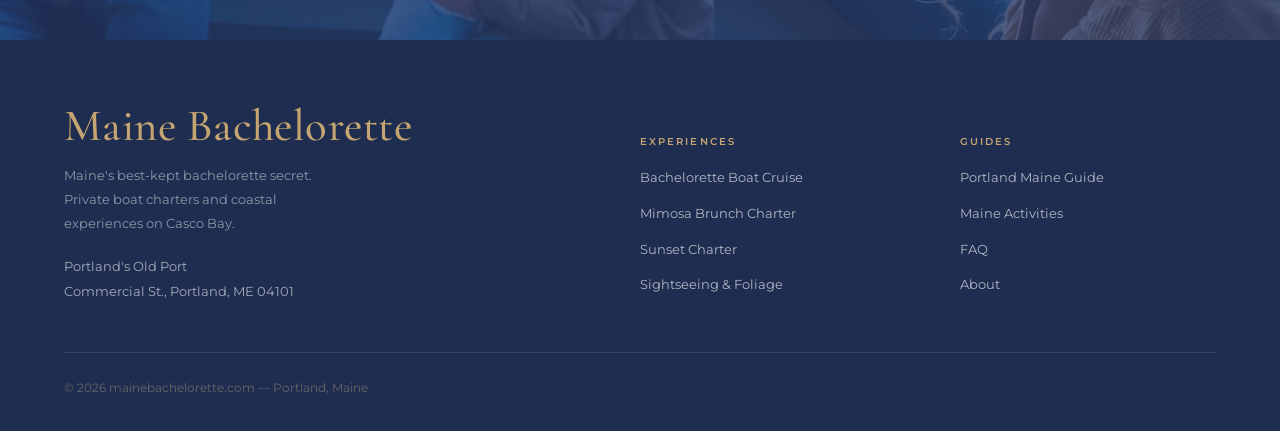
<file: maine-bachelorette-activities/index.html>
<!DOCTYPE html>
<html lang="en">
<head>
  <meta charset="UTF-8">
  <meta name="viewport" content="width=device-width, initial-scale=1.0">

  <!-- Google tag (gtag.js) -->
  <script async src="https://www.googletagmanager.com/gtag/js?id=G-39ZPH9LR93"></script>
  <script>
    window.dataLayer = window.dataLayer || [];
    function gtag(){dataLayer.push(arguments);}
    gtag('js', new Date());
  </script>
  <script defer src="/js/ga-internal.js"></script>

  <title>Maine Bachelorette Party Activities | Portland Maine</title>
  <meta name="description" content="14 Maine bachelorette party activities in Portland — private boat cruises, James Beard catering, kayaking, spa days, oysters, and more.">
  <link rel="canonical" href="https://mainebachelorette.com/maine-bachelorette-activities/">

  <meta property="og:type" content="article">
  <meta property="og:url" content="https://mainebachelorette.com/maine-bachelorette-activities/">
  <meta property="og:site_name" content="Maine Bachelorette">
  <meta property="og:title" content="Maine Bachelorette Party Activities | Best Ideas in Portland Maine">
  <meta property="og:description" content="Private boat cruises, world-class catering, kayaking, coastal hikes, and more. The best bachelorette activities in Portland Maine.">
  <meta property="og:image" content="https://mainebachelorette.com/images/og-activities.webp">
  <meta property="og:image:width" content="1200">
  <meta property="og:image:height" content="630">

  <meta name="twitter:card" content="summary_large_image">
  <meta name="twitter:title" content="Maine Bachelorette Party Activities | Best Ideas in Portland Maine">
  <meta name="twitter:description" content="Private boat cruises, world-class catering, kayaking, and more. Best bachelorette activities in Portland Maine.">
  <meta name="twitter:image" content="https://mainebachelorette.com/images/og-activities.webp">

  <link rel="icon" type="image/svg+xml" href="/favicon.svg">
  <link rel="apple-touch-icon" href="/apple-touch-icon.png">
  <meta name="theme-color" content="#2C3E6B">

  <meta name="geo.region" content="US-ME">
  <meta name="geo.placename" content="Portland, Maine">
  <meta name="geo.position" content="43.6591;-70.2568">
  <meta name="ICBM" content="43.6591, -70.2568">

  <!-- <meta name="google-site-verification" content="YOUR_VERIFICATION_CODE"> -->

  <script type="application/ld+json">
  {
    "@context": "https://schema.org",
    "@graph": [
      {
        "@type": "BreadcrumbList",
        "itemListElement": [
          { "@type": "ListItem", "position": 1, "name": "Maine Bachelorette", "item": "https://mainebachelorette.com/" },
          { "@type": "ListItem", "position": 2, "name": "Maine Bachelorette Activities", "item": "https://mainebachelorette.com/maine-bachelorette-activities/" }
        ]
      },
      {
        "@type": "Article",
        "@id": "https://mainebachelorette.com/maine-bachelorette-activities/#article",
        "headline": "14 Maine Bachelorette Party Activities in Portland, Maine",
        "description": "The best Maine bachelorette party activities — private boat cruises, James Beard-nominated catering, kayaking, coastal hikes, spa days, and more in Portland Maine.",
        "image": "https://mainebachelorette.com/images/maine-bachelorette-activities-hero.webp",
        "author": { "@type": "Organization", "name": "Maine Bachelorette" },
        "publisher": { "@type": "Organization", "name": "Maine Bachelorette", "url": "https://mainebachelorette.com/" },
        "datePublished": "2026-01-01",
        "dateModified": "2026-06-13",
        "mainEntityOfPage": "https://mainebachelorette.com/maine-bachelorette-activities/"
      },
      {
        "@type": "ItemList",
        "name": "Maine Bachelorette Party Activities",
        "url": "https://mainebachelorette.com/maine-bachelorette-activities/",
        "itemListElement": [
          { "@type": "ListItem", "position": 1, "name": "Private Boat Cruise on Casco Bay", "url": "https://mainebachelorette.com/boat-cruise/" },
          { "@type": "ListItem", "position": 2, "name": "World-Class Dining on the Water — Chaval & The Ugly Duckling", "url": "https://mainebachelorette.com/maine-bachelorette-activities/" },
          { "@type": "ListItem", "position": 3, "name": "Sunrise Kayaking on Casco Bay", "url": "https://mainebachelorette.com/maine-bachelorette-activities/" },
          { "@type": "ListItem", "position": 4, "name": "Traditional Maine Lobster Bake", "url": "https://mainebachelorette.com/maine-bachelorette-activities/" },
          { "@type": "ListItem", "position": 5, "name": "Spa Day in Portland", "url": "https://mainebachelorette.com/maine-bachelorette-activities/" },
          { "@type": "ListItem", "position": 6, "name": "Portland Head Light & Fort Williams Park", "url": "https://mainebachelorette.com/maine-bachelorette-activities/" },
          { "@type": "ListItem", "position": 7, "name": "Old Port Bar Crawl", "url": "https://mainebachelorette.com/maine-bachelorette-activities/" },
          { "@type": "ListItem", "position": 8, "name": "Ferry to Peaks Island", "url": "https://mainebachelorette.com/maine-bachelorette-activities/" },
          { "@type": "ListItem", "position": 9, "name": "Arcadia National Bar", "url": "https://mainebachelorette.com/maine-bachelorette-activities/" },
          { "@type": "ListItem", "position": 10, "name": "Bachelorette Brunch in Portland", "url": "https://mainebachelorette.com/maine-bachelorette-activities/" },
          { "@type": "ListItem", "position": 11, "name": "Rooftop Cocktails at Top of the East", "url": "https://mainebachelorette.com/maine-bachelorette-activities/" },
          { "@type": "ListItem", "position": 12, "name": "Oysters at Eventide", "url": "https://mainebachelorette.com/maine-bachelorette-activities/" },
          { "@type": "ListItem", "position": 13, "name": "Private Yoga with Portland Yoga Project", "url": "https://mainebachelorette.com/maine-bachelorette-activities/" },
          { "@type": "ListItem", "position": 14, "name": "Eastern Promenade Picnic", "url": "https://mainebachelorette.com/maine-bachelorette-activities/" }
        ]
      }
    ]
  }
  </script>

  <!-- LCP Preload -->
  <link rel="preload" as="image" href="../images/maine-activities-hero.webp"
    imagesrcset="../images/maine-activities-hero-sm.webp 768w, ../images/maine-activities-hero.webp 1440w"
    imagesizes="100vw"
    fetchpriority="high">

  <link rel="preconnect" href="https://fonts.googleapis.com">
  <link rel="preconnect" href="https://fonts.gstatic.com" crossorigin>
  <link rel="preload" as="style" href="https://fonts.googleapis.com/css2?family=Cormorant+Garamond:ital,wght@0,300;0,400;0,500;1,300;1,400&family=Montserrat:wght@300;400;500;600&display=swap">
  <link href="https://fonts.googleapis.com/css2?family=Cormorant+Garamond:ital,wght@0,300;0,400;0,500;1,300;1,400&family=Montserrat:wght@300;400;500;600&display=swap" rel="stylesheet" media="print" onload="this.media='all'">
  <noscript><link href="https://fonts.googleapis.com/css2?family=Cormorant+Garamond:ital,wght@0,300;0,400;0,500;1,300;1,400&family=Montserrat:wght@300;400;500;600&display=swap" rel="stylesheet"></noscript>
  <link rel="stylesheet" href="../css/styles.css">
  <link rel="stylesheet" href="styles.css">
</head>
<body>

  <nav class="nav" id="nav" aria-label="Main navigation">
    <div class="container">
      <a href="/" class="nav-logo">Maine Bachelorette</a>
      <ul class="nav-links" role="list">
        <li><a href="/boat-cruise/">Boat Cruise</a></li>
        <li><a href="/portland-maine-guide/">Portland Guide</a></li>
                <li><a href="/maine-bachelorette-activities/">Activities</a></li>
        <li><a href="https://fareharbor.com/embeds/book/cascobaycustomcharters/items/calendar/?asn=dylansuhr&asn-ref=maine-bachelorette&full-items=yes&flow=1606992" class="nav-cta">Book Now</a></li>
      </ul>
      <button class="nav-hamburger" id="menuToggle" aria-label="Open menu" aria-expanded="false">
        <span></span><span></span><span></span>
      </button>
    </div>
    <div class="nav-mobile-cta">
      <a href="https://fareharbor.com/embeds/book/cascobaycustomcharters/items/calendar/?asn=dylansuhr&asn-ref=maine-bachelorette&full-items=yes&flow=1606992" class="nav-mobile-cta-btn">Book the Boat Cruise</a>
    </div>
  </nav>

  <div class="mobile-menu" id="mobileMenu" role="dialog" aria-label="Mobile navigation">
    <button class="mobile-menu-close" id="menuClose" aria-label="Close menu">&times;</button>
    <a href="/boat-cruise/" onclick="closeMobileMenu()">Boat Cruise</a>
    <a href="/portland-maine-guide/" onclick="closeMobileMenu()">Portland Guide</a>
    <a href="/maine-bachelorette-activities/" onclick="closeMobileMenu()">Activities</a>
    <a href="https://fareharbor.com/embeds/book/cascobaycustomcharters/items/calendar/?asn=dylansuhr&asn-ref=maine-bachelorette&full-items=yes&flow=1606992" onclick="closeMobileMenu()" class="btn btn-primary" style="margin-top:16px;">Book Now</a>
  </div>

  <section class="hero" style="height:70vh;" aria-label="Maine bachelorette party activities">
    <img
      class="hero-img"
      src="../images/maine-activities-hero.webp"
      srcset="../images/maine-activities-hero-sm.webp 768w, ../images/maine-activities-hero.webp 1440w"
      sizes="100vw"
      alt="Women kayaking on Casco Bay Portland Maine during a bachelorette party"
      width="1440"
      height="810"
      fetchpriority="high"
      decoding="async"
    >
    <div class="hero-overlay"></div>
    <div class="hero-content">
      <p class="eyebrow">Portland, Maine</p>
      <h1>Maine Bachelorette<br><em>Party Activities</em></h1>
      <p>Skip the generic. Maine has bachelorette experiences you genuinely can't get anywhere else — on the water, at the source, and out in the wild.</p>
      <div class="hero-actions">
        <a href="https://fareharbor.com/embeds/book/cascobaycustomcharters/items/calendar/?asn=dylansuhr&asn-ref=maine-bachelorette&full-items=yes&flow=1606992" class="btn btn-primary">Book the Boat Cruise</a>
        <a href="#activities" class="btn btn-outline">See All Activities</a>
      </div>
    </div>
  </section>

  <!-- Activities List -->
  <section class="section activities-section" id="activities" aria-labelledby="activities-heading">
    <div class="container">
      <div class="section-header">
        <p class="eyebrow">14 Ideas</p>
        <div class="gold-divider"></div>
        <h2 id="activities-heading">The Best Maine Bachelorette Party Activities</h2>
        <p>From the unmissable to the truly one-of-a-kind. Every activity on this list links back to the real Maine — not a tourist package version of it.</p>
      </div>

      <div class="activities-grid">

        <article class="activity-card activity-card--featured">
          <div class="activity-card-img-wrap">
            <img
              src="../images/activity-boat-cruise.webp"
              alt="Private bachelorette boat cruise on Casco Bay Portland Maine"
              width="800"
              height="500"
              loading="lazy"
            >
          </div>
          <div class="activity-card-body">
            <span class="activity-num">01</span>
            <p class="eyebrow">Most Popular &mdash; Don't Miss</p>
            <h3>Private Boat Cruise on Casco Bay</h3>
            <p>The single best bachelorette activity in all of Maine. A fully private boat on Casco Bay — the entire crew, no strangers, no shared tours. Every charter includes an <strong>unlimited open bar</strong>: local Portland beer, hard seltzer, imported wine, rosé, and bubbly. All in the per-person price. Choose from four experiences: <a href="/boat-cruise/#packages" style="color:var(--gold);">Mimosa Brunch Charter</a>, <a href="/boat-cruise/#packages" style="color:var(--gold);">Sunset Charter</a>, <a href="/boat-cruise/#packages" style="color:var(--gold);">Lighthouse Sightseeing</a>, or Fall Foliage cruise. Add catering from Chaval and The Ugly Duckling to any of them.</p>
            <p><strong>From $145/person — open bar included</strong> &nbsp;|&nbsp; <strong>Groups:</strong> Up to 16 &nbsp;|&nbsp; <strong>Duration:</strong> 2 hours</p>
            <a href="/boat-cruise/" class="btn btn-navy" style="margin-top:24px;">See the Boat Cruise</a>
          </div>
        </article>

        <article class="activity-card">
          <div class="activity-card-body">
            <span class="activity-num">02</span>
            <p class="eyebrow">Only in Portland</p>
            <h3>World-Class Dining on the Water — Chaval &amp; The Ugly Duckling</h3>
            <p>Ilma Lopez and Damian Sansonetti are Portland food royalty. Between them they hold multiple James Beard Award nominations, including Best Chef: Northeast and Outstanding Pastry Chef. Their restaurants, Chaval and The Ugly Duckling, are among the most celebrated in New England.</p>
            <p>Catering from their kitchens is available on every charter — from Chaval tapas and a buttery brioche lobster roll to handcrafted croissants and pastries. Add it during booking.</p>
            <p><strong>Available on:</strong> Every <a href="/boat-cruise/">private charter</a> — select during booking</p>
          </div>
        </article>

        <article class="activity-card">
          <div class="activity-card-body">
            <span class="activity-num">03</span>
            <p class="eyebrow">Active</p>
            <h3>Sunrise Kayaking on Casco Bay</h3>
            <p>Guided sunrise kayak tours launch from the Eastern Promenade with views of the harbor, the islands, and the open ocean catching early light. An incredible way to start the day before the main celebration.</p>
          </div>
        </article>

        <article class="activity-card">
          <div class="activity-card-body">
            <span class="activity-num">04</span>
            <p class="eyebrow">Classic Maine</p>
            <h3>Traditional Maine Lobster Bake</h3>
            <p>A true Maine lobster bake — whole lobsters, clams, corn, and potatoes cooked over a wood fire on the beach. Catered options are available for private groups and make for an unforgettable bachelorette dinner you'd never have anywhere else.</p>
          </div>
        </article>

        <article class="activity-card">
          <div class="activity-card-body">
            <span class="activity-num">05</span>
            <p class="eyebrow">Relaxation</p>
            <h3>Spa Day in Portland</h3>
            <p>Portland's boutique spa scene is legitimate. <a href="https://www.ninestonesspa.com" target="_blank" rel="noopener noreferrer">Nine Stones Spa</a> on Fore Street offers a full range of treatments plus saunas — right in the Old Port. For a hotel spa experience, <a href="https://www.theregency.com/spa" target="_blank" rel="noopener noreferrer">The Spa at the Portland Regency</a> has jacuzzis, Vichy showers, steam rooms, and massages. Book ahead for both.</p>
          </div>
        </article>

        <article class="activity-card">
          <div class="activity-card-body">
            <span class="activity-num">06</span>
            <p class="eyebrow">Scenic</p>
            <h3>Portland Head Light &amp; Fort Williams Park</h3>
            <p>A 20-minute drive from the Old Port, Fort Williams Park in Cape Elizabeth is home to Portland Head Light — the most photographed lighthouse in the world, commissioned by George Washington. Wave-lashed rocky shores, sweeping Atlantic views, and a great group photo spot before heading back for the boat cruise.</p>
          </div>
        </article>

        <article class="activity-card">
          <div class="activity-card-body">
            <span class="activity-num">07</span>
            <p class="eyebrow">Bar Crawl</p>
            <h3>Old Port Bar Crawl</h3>
            <p>The Old Port is the perfect bar crawl neighborhood — compact, walkable, and packed with great spots. Start at <a href="https://www.blythandburrows.com" target="_blank" rel="noopener noreferrer">Blyth &amp; Burrows</a> for cocktails and a moody basement parlor, then <a href="https://www.huntandalpineclub.com" target="_blank" rel="noopener noreferrer">Portland Hunt &amp; Alpine</a>, <a href="https://www.novareresbiercafe.com" target="_blank" rel="noopener noreferrer">Novare Res</a> for craft beer and charcuterie.</p>
          </div>
        </article>

        <article class="activity-card">
          <div class="activity-card-body">
            <span class="activity-num">08</span>
            <p class="eyebrow">Day Trip</p>
            <h3>Ferry to Peaks Island</h3>
            <p>A 15-minute ferry ride from the Old Port puts you on Peaks Island — a small community of 800 people with beaches, bike rentals, and a view of Portland that's genuinely stunning. Great Sunday morning activity before heading home.</p>
          </div>
        </article>

        <article class="activity-card">
          <div class="activity-card-body">
            <span class="activity-num">09</span>
            <p class="eyebrow">Chill</p>
            <h3>Arcadia National Bar</h3>
            <p>A bar with a rotating selection of pinball machines, classic arcade games, and board games in the Old Port. <a href="https://www.arcadianationalbar.com" target="_blank" rel="noopener noreferrer">Arcadia</a> is the low-key alternative to a full night out — great for a warm-up before dinner or a recovery evening.</p>
          </div>
        </article>

        <article class="activity-card">
          <div class="activity-card-body">
            <span class="activity-num">10</span>
            <p class="eyebrow">Brunch</p>
            <h3>Bachelorette Brunch in Portland</h3>
            <p>Portland does brunch right. <a href="https://www.tandemcoffee.com" target="_blank" rel="noopener noreferrer">Tandem Coffee &amp; Bakery</a> is one of the most celebrated coffee shops in New England — get there early, the line is real. For a diner experience, <a href="https://www.beckysdiner.com" target="_blank" rel="noopener noreferrer">Becky's Diner</a> on Commercial Street is a Portland institution. Either one is a perfect recovery morning before heading home.</p>
          </div>
        </article>

        <article class="activity-card">
          <div class="activity-card-body">
            <span class="activity-num">11</span>
            <p class="eyebrow">Best Views</p>
            <h3>Rooftop Cocktails at Top of the East</h3>
            <p>The rooftop lounge at the <a href="https://www.westinportlandharborview.com" target="_blank" rel="noopener noreferrer">Westin Portland Harborview</a> has panoramic views of Casco Bay and the Portland skyline. Craft cocktails, small plates, and the best vantage point in the city — a perfect pre-dinner stop on Saturday night.</p>
          </div>
        </article>

        <article class="activity-card">
          <div class="activity-card-body">
            <span class="activity-num">12</span>
            <p class="eyebrow">Only in Portland</p>
            <h3>Oysters at Eventide</h3>
            <p>A true Portland rite of passage. <a href="https://www.eventideoysterco.com" target="_blank" rel="noopener noreferrer">Eventide Oyster Co.</a> on Middle Street is a James Beard Award-winning oyster bar with rotating local oysters, brown butter lobster rolls, and a buzzy atmosphere. One of the best meals you'll have anywhere in New England.</p>
          </div>
        </article>

        <article class="activity-card">
          <div class="activity-card-body">
            <span class="activity-num">13</span>
            <p class="eyebrow">Wellness</p>
            <h3>Private Yoga with Portland Yoga Project</h3>
            <p><a href="https://www.portlandyogaproject.com" target="_blank" rel="noopener noreferrer">Portland Yoga Project</a> offers private group yoga and barre classes — in-studio or live-stream — custom-booked for your bachelorette party. A calm Friday morning session before the weekend kicks into gear is the move.</p>
          </div>
        </article>

        <article class="activity-card">
          <div class="activity-card-body">
            <span class="activity-num">14</span>
            <p class="eyebrow">Scenic</p>
            <h3>Eastern Promenade Picnic</h3>
            <p>The Eastern Promenade is Portland's most scenic waterfront park — sweeping views of Casco Bay, walking paths, and a great lawn perfect for a group picnic. Grab takeout from <a href="https://www.lbkitchen.com" target="_blank" rel="noopener noreferrer">LB Kitchen</a> on India Street and spread out on the Prom. One of those only-in-Portland afternoons.</p>
          </div>
        </article>

      </div>
    </div>
  </section>

  <!-- Internal CTA -->
  <section class="cta-banner" aria-labelledby="activities-cta-heading">
    <div class="cta-banner-content">
      <p class="eyebrow">Start Here</p>
      <div class="gold-divider"></div>
      <h2 id="activities-cta-heading">The Boat Cruise Is the<br><em>Centerpiece of Every Great Maine Bachelorette</em></h2>
      <p>Build your weekend around it. Private charter on Casco Bay — up to 16 guests, fully customizable. Book before your date is gone.</p>
      <a href="https://fareharbor.com/embeds/book/cascobaycustomcharters/items/calendar/?asn=dylansuhr&asn-ref=maine-bachelorette&full-items=yes&flow=1606992" class="btn btn-primary">Book the Boat Cruise</a>
    </div>
  </section>

  <footer class="footer" aria-label="Site footer">
    <div class="container">
      <div class="footer-inner">
        <p class="footer-brand-name">Maine Bachelorette</p>
        <h2 class="footer-col-heading">Experiences</h2>
        <h2 class="footer-col-heading">Guides</h2>
        <div class="footer-brand-body">
          <p>Maine's best-kept bachelorette secret. Private boat charters and coastal experiences on Casco Bay.</p>
          <address class="footer-nap">
            <p>Portland's Old Port</p>
            <p>Commercial St., Portland, ME 04101</p>
          </address>
        </div>
        <ul role="list" class="footer-col-links">
          <li><a href="/boat-cruise/">Bachelorette Boat Cruise</a></li>
          <li><a href="/boat-cruise/#packages">Mimosa Brunch Charter</a></li>
          <li><a href="/boat-cruise/#packages">Sunset Charter</a></li>
          <li><a href="/boat-cruise/#packages">Sightseeing &amp; Foliage</a></li>
        </ul>
        <ul role="list" class="footer-col-links">
          <li><a href="/portland-maine-guide/">Portland Maine Guide</a></li>
          <li><a href="/maine-bachelorette-activities/">Maine Activities</a></li>
          <li><a href="/boat-cruise/#faq">FAQ</a></li>
          <li><a href="/about/">About</a></li>
        </ul>
      </div>
      <div class="footer-bottom">
        <p>© 2026 mainebachelorette.com &mdash; Portland, Maine</p>
      </div>
    </div>
  </footer>

  <script>
    const nav = document.getElementById('nav');
    window.addEventListener('scroll', () => {
      nav.classList.toggle('scrolled', window.scrollY > 60);
    }, { passive: true });
    const menuToggle = document.getElementById('menuToggle');
    const menuClose  = document.getElementById('menuClose');
    const mobileMenu = document.getElementById('mobileMenu');
    function openMobileMenu() {
      mobileMenu.classList.add('open');
      menuToggle.setAttribute('aria-expanded', 'true');
      document.body.style.overflow = 'hidden';
    }
    function closeMobileMenu() {
      mobileMenu.classList.remove('open');
      menuToggle.setAttribute('aria-expanded', 'false');
      document.body.style.overflow = '';
    }
    menuToggle.addEventListener('click', openMobileMenu);
    menuClose.addEventListener('click', closeMobileMenu);
  </script>
  <!-- FareHarbor Lightframe API -->
  <script src="https://fareharbor.com/embeds/api/v1/?autolightframe=yes"></script>
</body>
</html>
</file>
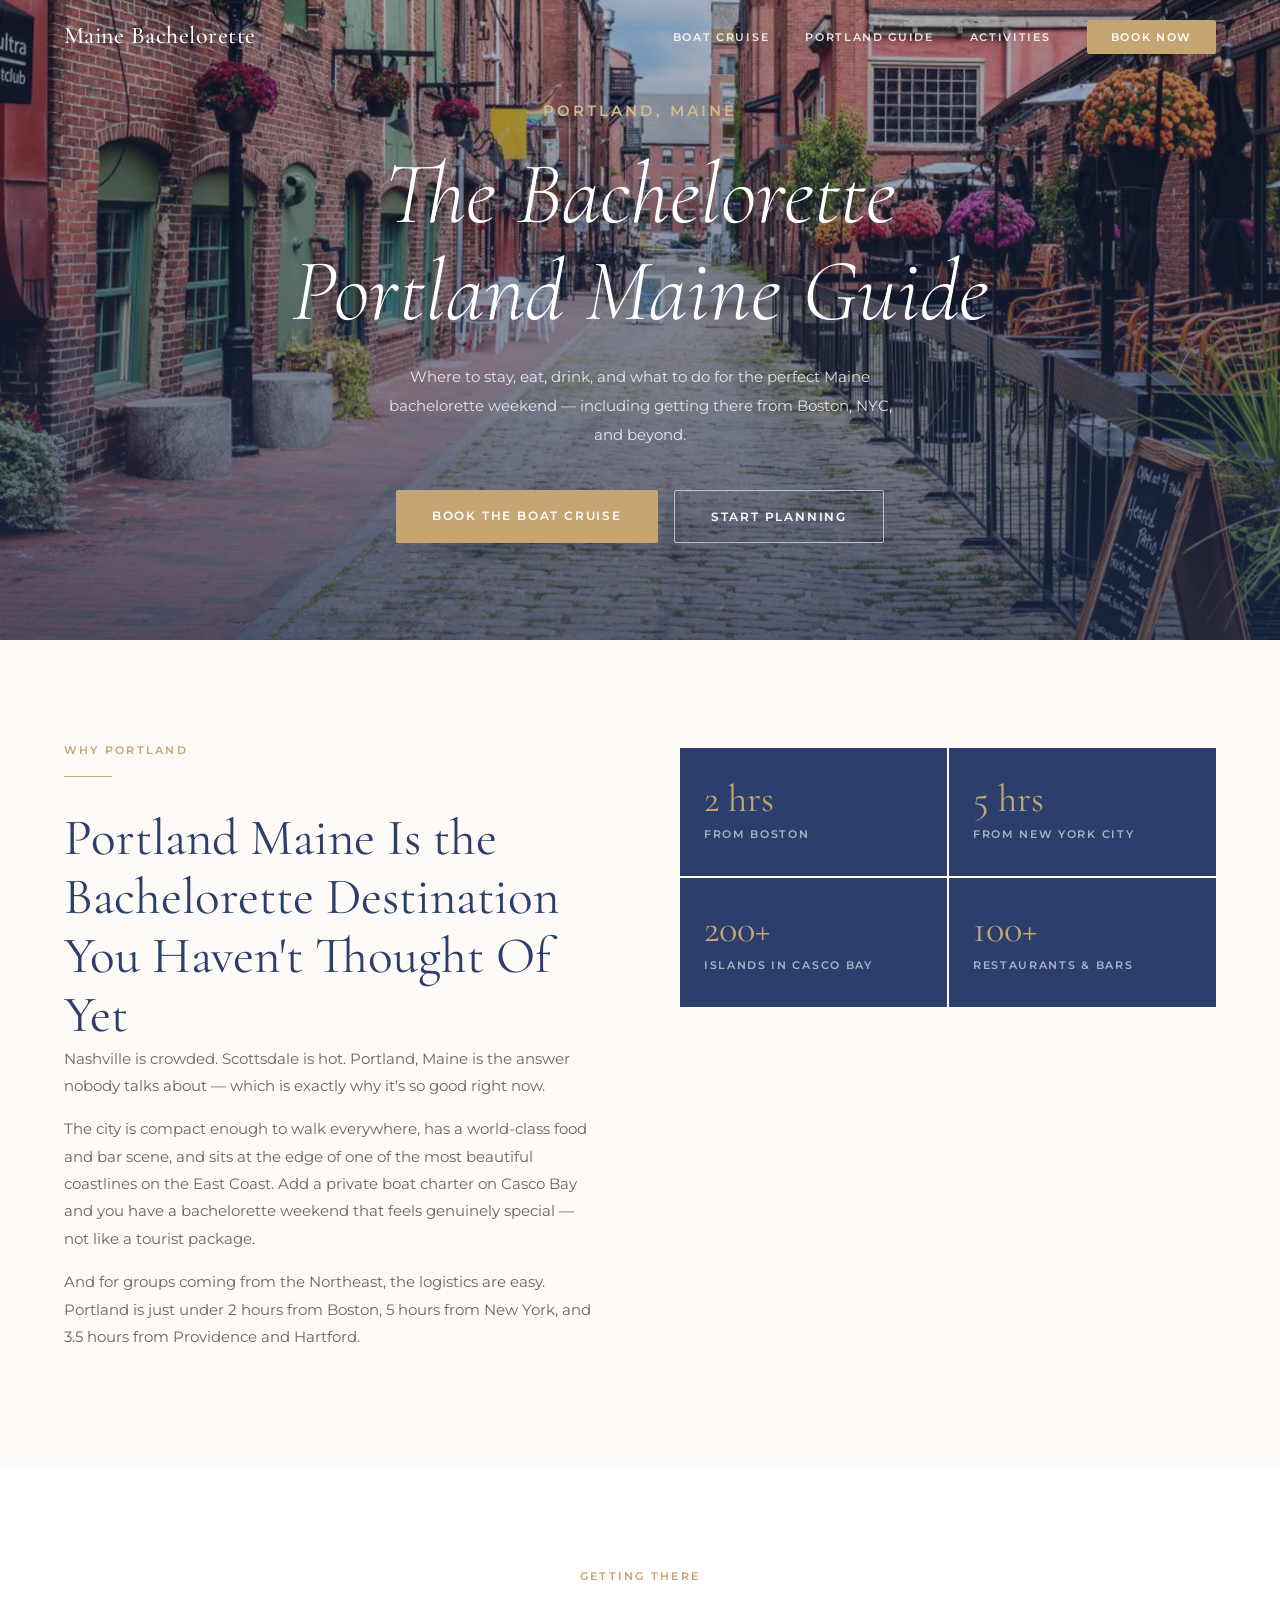
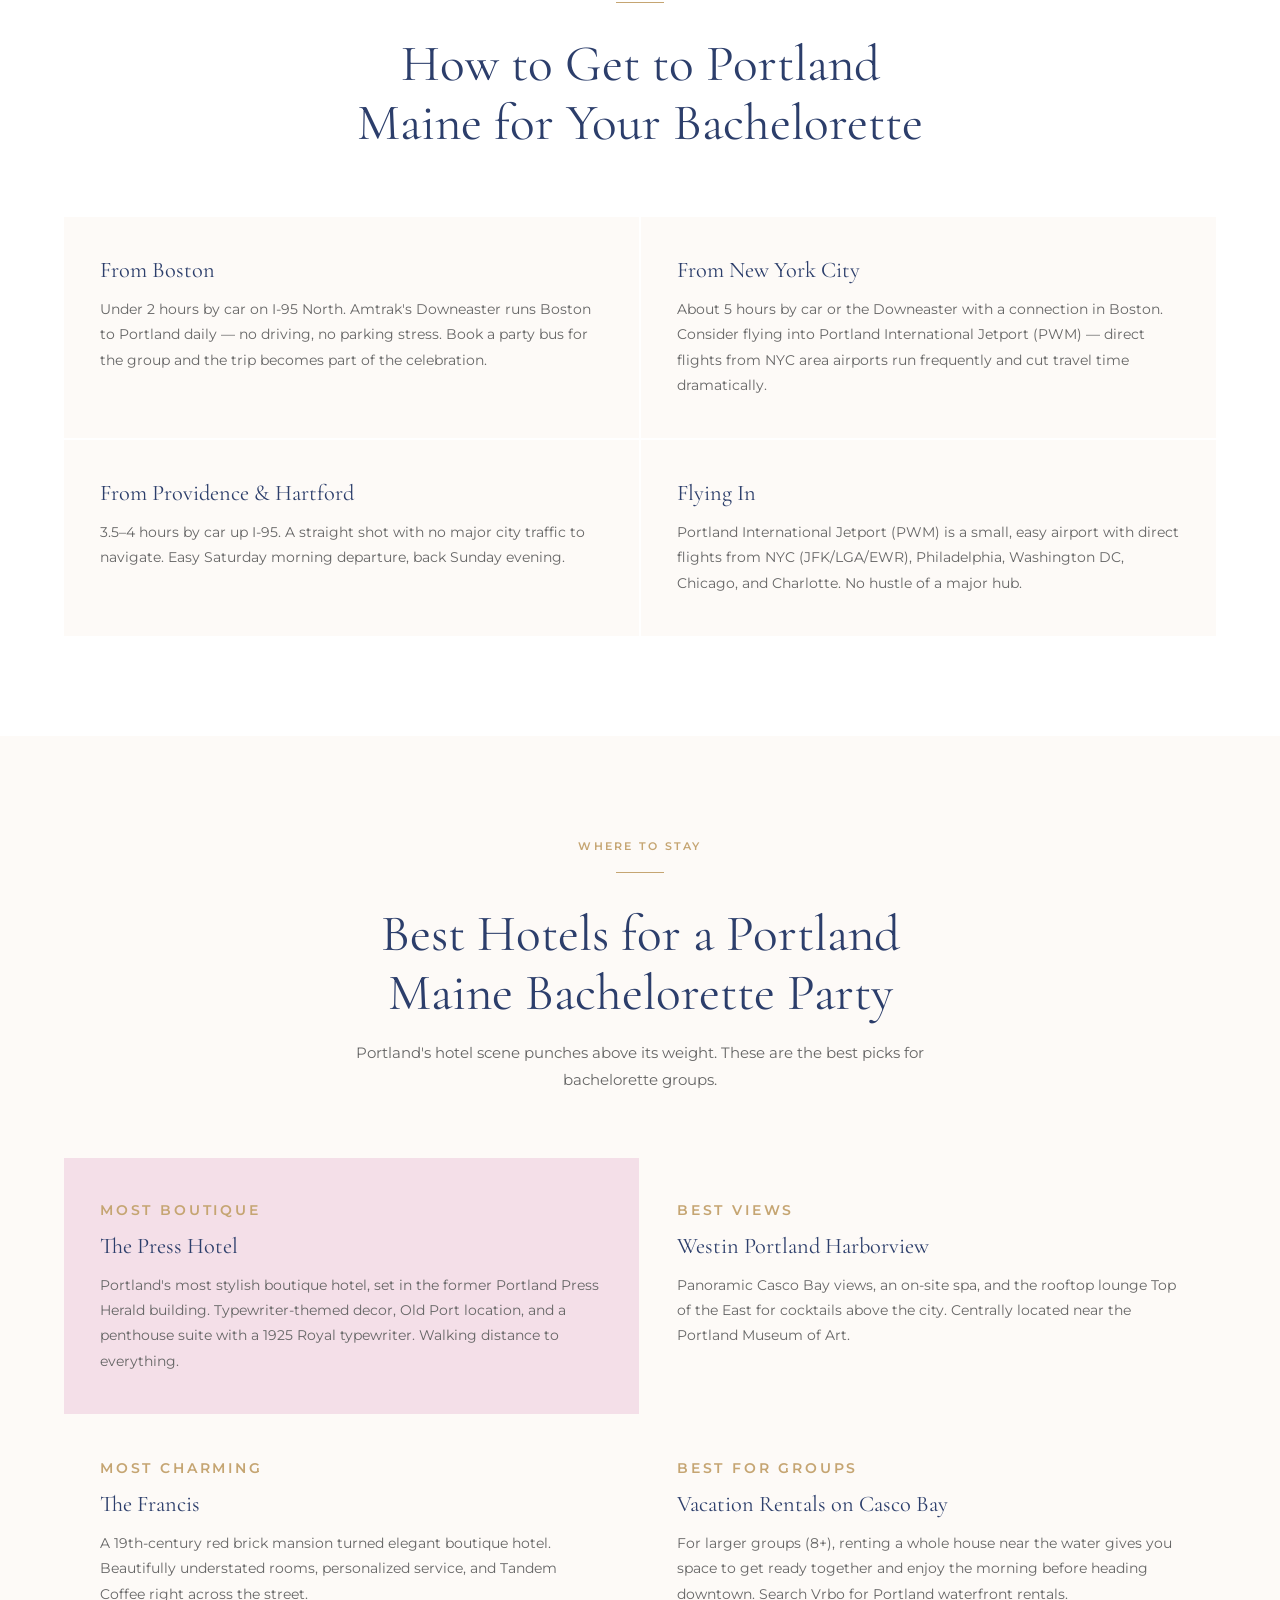
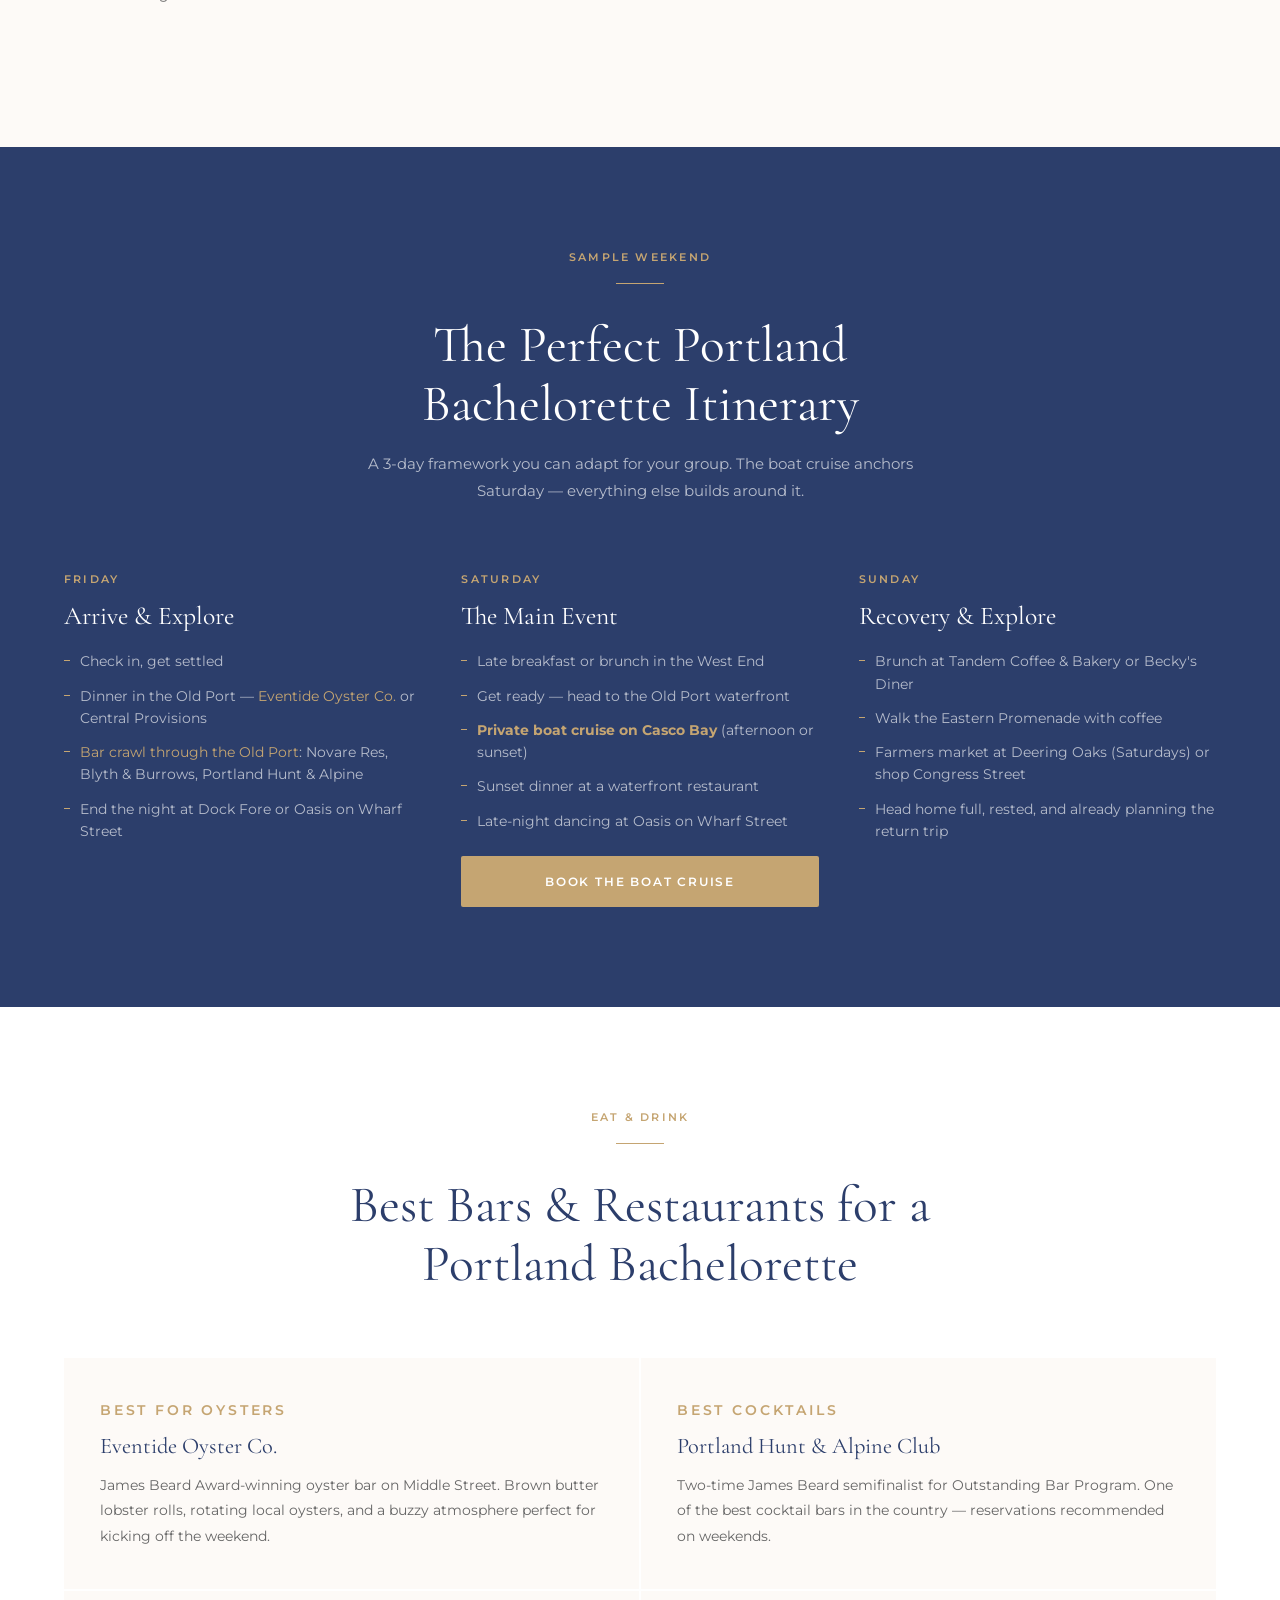
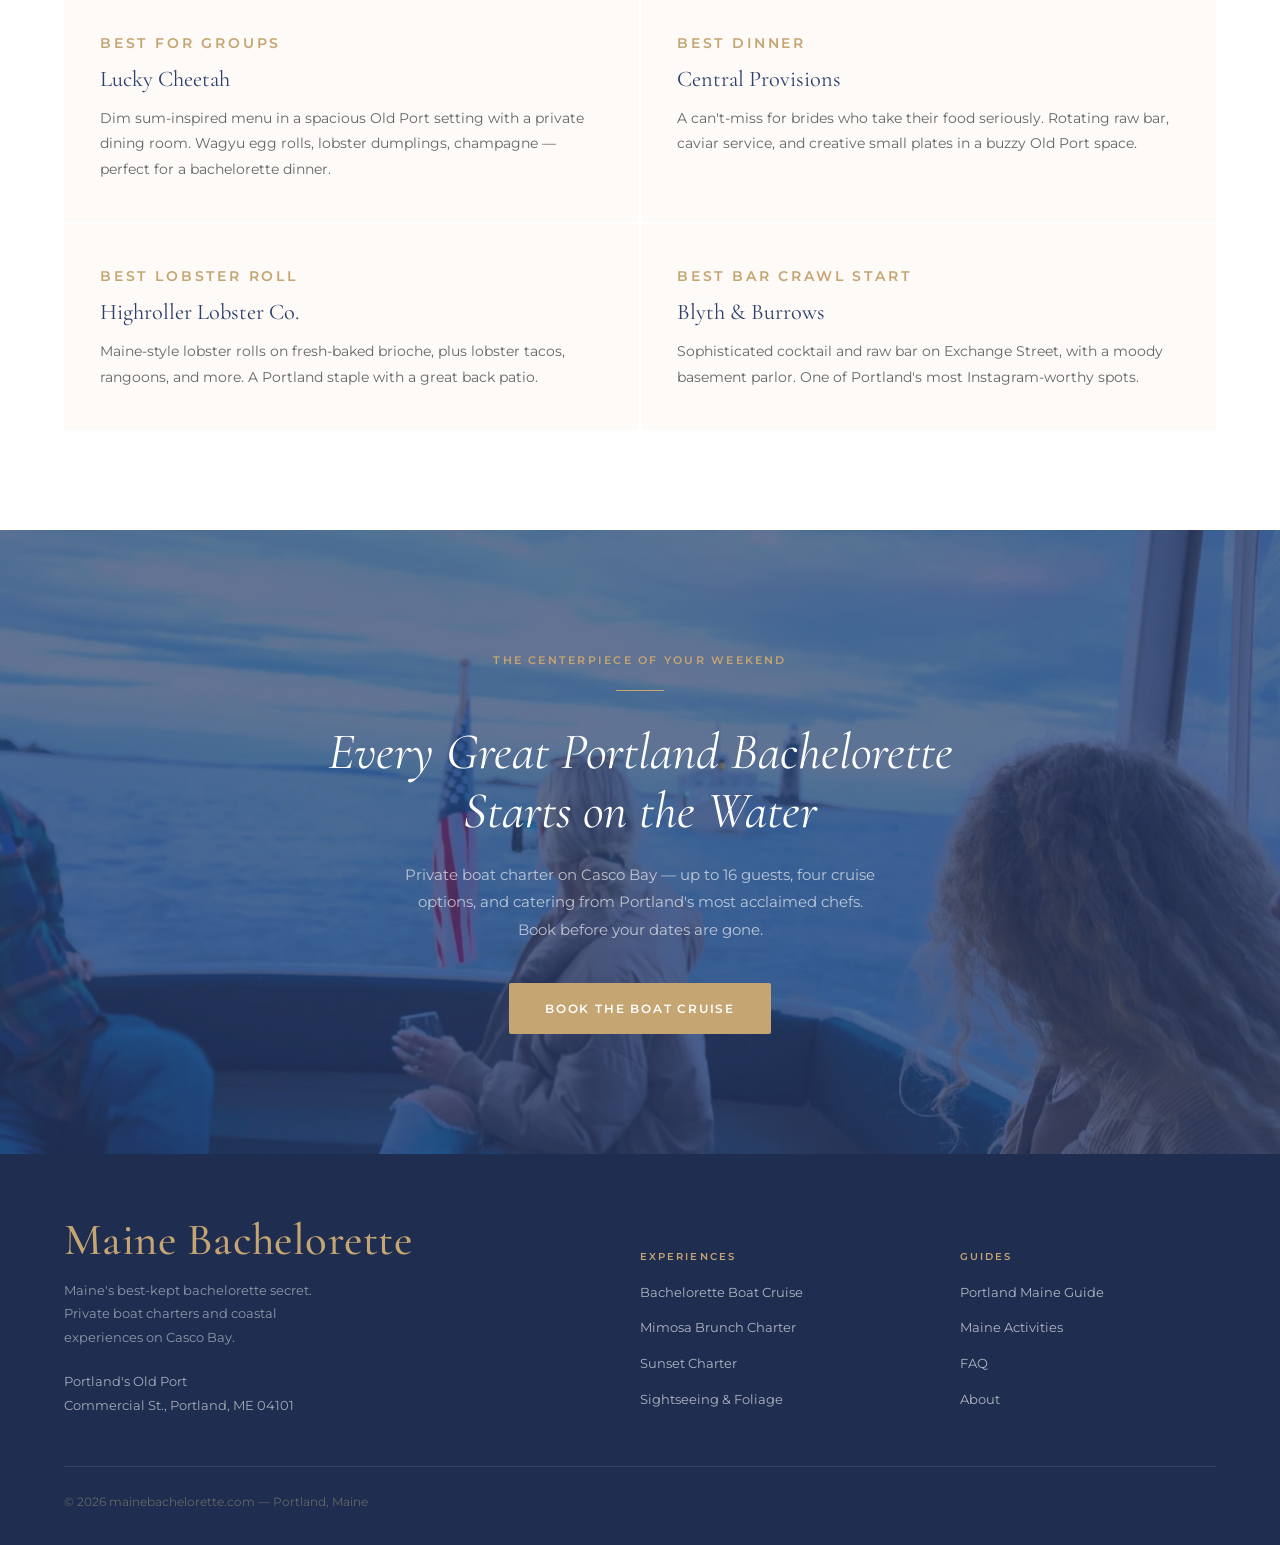
<file: portland-maine-guide/index.html>
<!DOCTYPE html>
<html lang="en">
<head>
  <meta charset="UTF-8">
  <meta name="viewport" content="width=device-width, initial-scale=1.0">

  <!-- Google tag (gtag.js) -->
  <script async src="https://www.googletagmanager.com/gtag/js?id=G-39ZPH9LR93"></script>
  <script>
    window.dataLayer = window.dataLayer || [];
    function gtag(){dataLayer.push(arguments);}
    gtag('js', new Date());
  </script>
  <script defer src="/js/ga-internal.js"></script>

  <title>Portland Maine Bachelorette Weekend Guide 2026</title>
  <meta name="description" content="The complete Portland Maine bachelorette weekend guide. Best hotels, bars, restaurants, and activities for your bachelorette party. Just 2 hours from Boston.">
  <link rel="canonical" href="https://mainebachelorette.com/portland-maine-guide/">

  <meta property="og:type" content="article">
  <meta property="og:url" content="https://mainebachelorette.com/portland-maine-guide/">
  <meta property="og:site_name" content="Maine Bachelorette">
  <meta property="og:title" content="Portland Maine Bachelorette Weekend Guide 2026 | Where to Stay, Eat & Party">
  <meta property="og:description" content="The complete Portland Maine bachelorette weekend guide. Best hotels, bars, restaurants, and activities.">
  <meta property="og:image" content="https://mainebachelorette.com/images/og-portland-guide.webp">
  <meta property="og:image:width" content="1200">
  <meta property="og:image:height" content="630">

  <meta name="twitter:card" content="summary_large_image">
  <meta name="twitter:title" content="Portland Maine Bachelorette Weekend Guide 2026 | Where to Stay, Eat & Party">
  <meta name="twitter:description" content="Best hotels, bars, restaurants, and activities for your Portland Maine bachelorette party.">
  <meta name="twitter:image" content="https://mainebachelorette.com/images/og-portland-guide.webp">

  <link rel="icon" type="image/svg+xml" href="/favicon.svg">
  <link rel="apple-touch-icon" href="/apple-touch-icon.png">
  <meta name="theme-color" content="#2C3E6B">

  <meta name="geo.region" content="US-ME">
  <meta name="geo.placename" content="Portland, Maine">
  <meta name="geo.position" content="43.6591;-70.2568">
  <meta name="ICBM" content="43.6591, -70.2568">

  <!-- <meta name="google-site-verification" content="YOUR_VERIFICATION_CODE"> -->

  <script type="application/ld+json">
  {
    "@context": "https://schema.org",
    "@graph": [
      {
        "@type": "BreadcrumbList",
        "itemListElement": [
          { "@type": "ListItem", "position": 1, "name": "Maine Bachelorette", "item": "https://mainebachelorette.com/" },
          { "@type": "ListItem", "position": 2, "name": "Portland Maine Guide", "item": "https://mainebachelorette.com/portland-maine-guide/" }
        ]
      },
      {
        "@type": "Article",
        "@id": "https://mainebachelorette.com/portland-maine-guide/#article",
        "headline": "The Ultimate Portland Maine Bachelorette Weekend Guide",
        "description": "Everything you need to plan the perfect bachelorette weekend in Portland, Maine — hotels, bars, restaurants, activities, and how to get there.",
        "image": "https://mainebachelorette.com/images/portland-maine-guide-hero.webp",
        "author": { "@type": "Organization", "name": "Maine Bachelorette" },
        "publisher": { "@type": "Organization", "name": "Maine Bachelorette", "url": "https://mainebachelorette.com/" },
        "datePublished": "2026-01-01",
        "dateModified": "2026-06-13",
        "mainEntityOfPage": "https://mainebachelorette.com/portland-maine-guide/"
      },
      {
        "@type": "FAQPage",
        "mainEntity": [
          {
            "@type": "Question",
            "name": "How far is Portland Maine from Boston for a bachelorette trip?",
            "acceptedAnswer": {
              "@type": "Answer",
              "text": "Portland is just under 2 hours from Boston by car on I-95 North. Amtrak's Downeaster also runs Boston to Portland daily — no driving, no parking stress."
            }
          },
          {
            "@type": "Question",
            "name": "How far is Portland Maine from New York City?",
            "acceptedAnswer": {
              "@type": "Answer",
              "text": "About 5 hours by car, or you can fly into Portland International Jetport (PWM) — direct flights from NYC area airports run frequently and cut travel time dramatically."
            }
          },
          {
            "@type": "Question",
            "name": "What is the best bachelorette activity in Portland Maine?",
            "acceptedAnswer": {
              "@type": "Answer",
              "text": "A private bachelorette boat cruise on Casco Bay is the signature Portland experience — you get the islands, the skyline, and a fully private boat with catering from James Beard-nominated chefs."
            }
          },
          {
            "@type": "Question",
            "name": "Where should we stay for a Portland Maine bachelorette party?",
            "acceptedAnswer": {
              "@type": "Answer",
              "text": "The Press Hotel is Portland's most stylish boutique hotel, in the Old Port and walking distance to everything. The Inn at Park Spring is a great intimate alternative with personalized service."
            }
          },
          {
            "@type": "Question",
            "name": "When is the best time to visit Portland Maine for a bachelorette weekend?",
            "acceptedAnswer": {
              "@type": "Answer",
              "text": "June through September is peak season — warm weather, full restaurant hours, and the boat cruises are running daily. Fall (September–October) adds stunning foliage and fewer crowds."
            }
          }
        ]
      }
    ]
  }
  </script>

  <!-- LCP Preload -->
  <link rel="preload" as="image" href="../images/portland-maine-guide-hero.webp"
    imagesrcset="../images/portland-maine-guide-hero-sm.webp 768w, ../images/portland-maine-guide-hero.webp 1440w"
    imagesizes="100vw"
    fetchpriority="high">

  <link rel="preconnect" href="https://fonts.googleapis.com">
  <link rel="preconnect" href="https://fonts.gstatic.com" crossorigin>
  <link rel="preload" as="style" href="https://fonts.googleapis.com/css2?family=Cormorant+Garamond:ital,wght@0,300;0,400;0,500;1,300;1,400&family=Montserrat:wght@300;400;500;600&display=swap">
  <link href="https://fonts.googleapis.com/css2?family=Cormorant+Garamond:ital,wght@0,300;0,400;0,500;1,300;1,400&family=Montserrat:wght@300;400;500;600&display=swap" rel="stylesheet" media="print" onload="this.media='all'">
  <noscript><link href="https://fonts.googleapis.com/css2?family=Cormorant+Garamond:ital,wght@0,300;0,400;0,500;1,300;1,400&family=Montserrat:wght@300;400;500;600&display=swap" rel="stylesheet"></noscript>
  <link rel="stylesheet" href="../css/styles.css">
  <link rel="stylesheet" href="styles.css">
</head>
<body>

  <nav class="nav" id="nav" aria-label="Main navigation">
    <div class="container">
      <a href="/" class="nav-logo">Maine Bachelorette</a>
      <ul class="nav-links" role="list">
        <li><a href="/boat-cruise/">Boat Cruise</a></li>
        <li><a href="/portland-maine-guide/" aria-current="page">Portland Guide</a></li>
                <li><a href="/maine-bachelorette-activities/">Activities</a></li>
        <li><a href="https://fareharbor.com/embeds/book/cascobaycustomcharters/items/calendar/?asn=dylansuhr&asn-ref=maine-bachelorette&full-items=yes&flow=1606992" class="nav-cta">Book Now</a></li>
      </ul>
      <button class="nav-hamburger" id="menuToggle" aria-label="Open menu" aria-expanded="false">
        <span></span><span></span><span></span>
      </button>
    </div>
    <div class="nav-mobile-cta">
      <a href="https://fareharbor.com/embeds/book/cascobaycustomcharters/items/calendar/?asn=dylansuhr&asn-ref=maine-bachelorette&full-items=yes&flow=1606992" class="nav-mobile-cta-btn">Book the Boat Cruise</a>
    </div>
  </nav>

  <div class="mobile-menu" id="mobileMenu" role="dialog" aria-label="Mobile navigation">
    <button class="mobile-menu-close" id="menuClose" aria-label="Close menu">&times;</button>
    <a href="/boat-cruise/" onclick="closeMobileMenu()">Boat Cruise</a>
    <a href="/portland-maine-guide/" onclick="closeMobileMenu()">Portland Guide</a>
    <a href="/maine-bachelorette-activities/" onclick="closeMobileMenu()">Activities</a>
    <a href="https://fareharbor.com/embeds/book/cascobaycustomcharters/items/calendar/?asn=dylansuhr&asn-ref=maine-bachelorette&full-items=yes&flow=1606992" onclick="closeMobileMenu()" class="btn btn-primary" style="margin-top:16px;">Book Now</a>
  </div>

  <!-- Hero -->
  <section class="hero" style="height:70vh;" aria-label="Portland Maine bachelorette weekend guide">
    <img
      class="hero-img"
      src="../images/portland-maine-guide-hero.webp"
      srcset="../images/portland-maine-guide-hero-sm.webp 768w, ../images/portland-maine-guide-hero.webp 1440w"
      sizes="100vw"
      alt="Portland Maine Old Port waterfront — bachelorette weekend destination"
      width="1440"
      height="810"
      fetchpriority="high"
      decoding="async"
    >
    <div class="hero-overlay"></div>
    <div class="hero-content">
      <p class="eyebrow">Portland, Maine</p>
      <h1>The Bachelorette<br><em>Portland Maine Guide</em></h1>
      <p>Where to stay, eat, drink, and what to do for the perfect Maine bachelorette weekend — including getting there from Boston, NYC, and beyond.</p>
      <div class="hero-actions">
        <a href="https://fareharbor.com/embeds/book/cascobaycustomcharters/items/calendar/?asn=dylansuhr&asn-ref=maine-bachelorette&full-items=yes&flow=1606992" class="btn btn-primary">Book the Boat Cruise</a>
        <a href="#hotels" class="btn btn-outline">Start Planning</a>
      </div>
    </div>
  </section>

  <!-- Intro -->
  <section class="section guide-intro" aria-labelledby="guide-intro-heading">
    <div class="container">
      <div class="guide-intro-inner">
        <div>
          <p class="eyebrow">Why Portland</p>
          <div class="gold-divider gold-divider-left"></div>
          <h2 id="guide-intro-heading">Portland Maine Is the Bachelorette Destination You Haven't Thought Of Yet</h2>
          <p>Nashville is crowded. Scottsdale is hot. Portland, Maine is the answer nobody talks about — which is exactly why it's so good right now.</p>
          <p>The city is compact enough to walk everywhere, has a world-class food and bar scene, and sits at the edge of one of the most beautiful coastlines on the East Coast. Add a private boat charter on Casco Bay and you have a bachelorette weekend that feels genuinely special — not like a tourist package.</p>
          <p>And for groups coming from the Northeast, the logistics are easy. Portland is just under 2 hours from Boston, 5 hours from New York, and 3.5 hours from Providence and Hartford.</p>
        </div>
        <div class="guide-intro-stats">
          <div class="stat-card">
            <span class="stat-num">2 hrs</span>
            <span class="stat-label">from Boston</span>
          </div>
          <div class="stat-card">
            <span class="stat-num">5 hrs</span>
            <span class="stat-label">from New York City</span>
          </div>
          <div class="stat-card">
            <span class="stat-num">200+</span>
            <span class="stat-label">islands in Casco Bay</span>
          </div>
          <div class="stat-card">
            <span class="stat-num">100+</span>
            <span class="stat-label">restaurants &amp; bars</span>
          </div>
        </div>
      </div>
    </div>
  </section>

  <!-- Getting There -->
  <section class="section guide-section" style="background:var(--white);" aria-labelledby="getting-there-heading">
    <div class="container">
      <div class="section-header">
        <p class="eyebrow">Getting There</p>
        <div class="gold-divider"></div>
        <h2 id="getting-there-heading">How to Get to Portland Maine for Your Bachelorette</h2>
      </div>
      <div class="guide-cards-grid">
        <article class="guide-info-card">
          <h3>From Boston</h3>
          <p>Under 2 hours by car on I-95 North. Amtrak's Downeaster runs Boston to Portland daily — no driving, no parking stress. Book a party bus for the group and the trip becomes part of the celebration.</p>
        </article>
        <article class="guide-info-card">
          <h3>From New York City</h3>
          <p>About 5 hours by car or the Downeaster with a connection in Boston. Consider flying into Portland International Jetport (PWM) — direct flights from NYC area airports run frequently and cut travel time dramatically.</p>
        </article>
        <article class="guide-info-card">
          <h3>From Providence &amp; Hartford</h3>
          <p>3.5–4 hours by car up I-95. A straight shot with no major city traffic to navigate. Easy Saturday morning departure, back Sunday evening.</p>
        </article>
        <article class="guide-info-card">
          <h3>Flying In</h3>
          <p>Portland International Jetport (PWM) is a small, easy airport with direct flights from NYC (JFK/LGA/EWR), Philadelphia, Washington DC, Chicago, and Charlotte. No hustle of a major hub.</p>
        </article>
      </div>
    </div>
  </section>

  <!-- Where to Stay -->
  <section class="section guide-section" id="hotels" aria-labelledby="hotels-heading">
    <div class="container">
      <div class="section-header">
        <p class="eyebrow">Where to Stay</p>
        <div class="gold-divider"></div>
        <h2 id="hotels-heading">Best Hotels for a Portland Maine Bachelorette Party</h2>
        <p>Portland's hotel scene punches above its weight. These are the best picks for bachelorette groups.</p>
      </div>
      <div class="guide-cards-grid">
        <article class="guide-info-card featured-card">
          <p class="eyebrow">Most Boutique</p>
          <h3><a href="https://www.thepresshotel.com" target="_blank" rel="noopener noreferrer">The Press Hotel</a></h3>
          <p>Portland's most stylish boutique hotel, set in the former Portland Press Herald building. Typewriter-themed decor, Old Port location, and a penthouse suite with a 1925 Royal typewriter. Walking distance to everything.</p>
        </article>
        <article class="guide-info-card">
          <p class="eyebrow">Best Views</p>
          <h3><a href="https://www.westinportlandharborview.com" target="_blank" rel="noopener noreferrer">Westin Portland Harborview</a></h3>
          <p>Panoramic Casco Bay views, an on-site spa, and the rooftop lounge Top of the East for cocktails above the city. Centrally located near the Portland Museum of Art.</p>
        </article>
        <article class="guide-info-card">
          <p class="eyebrow">Most Charming</p>
          <h3><a href="https://www.thefrancisportland.com" target="_blank" rel="noopener noreferrer">The Francis</a></h3>
          <p>A 19th-century red brick mansion turned elegant boutique hotel. Beautifully understated rooms, personalized service, and Tandem Coffee right across the street.</p>
        </article>
        <article class="guide-info-card">
          <p class="eyebrow">Best for Groups</p>
          <h3>Vacation Rentals on Casco Bay</h3>
          <p>For larger groups (8+), renting a whole house near the water gives you space to get ready together and enjoy the morning before heading downtown. Search Vrbo for Portland waterfront rentals.</p>
        </article>
      </div>
    </div>
  </section>

  <!-- Sample Itinerary -->
  <section class="section guide-section itinerary-section" style="background:var(--navy);" aria-labelledby="itinerary-heading">
    <div class="container">
      <div class="section-header">
        <p class="eyebrow" style="color:var(--gold);">Sample Weekend</p>
        <div class="gold-divider"></div>
        <h2 id="itinerary-heading" style="color:var(--white);">The Perfect Portland Bachelorette Itinerary</h2>
        <p style="color:rgba(255,255,255,0.65);">A 3-day framework you can adapt for your group. The boat cruise anchors Saturday — everything else builds around it.</p>
      </div>
      <div class="itinerary-grid">
        <div class="itinerary-day">
          <p class="itinerary-day-label eyebrow">Friday</p>
          <h3 style="color:var(--white); font-size:1.6rem;">Arrive &amp; Explore</h3>
          <ul class="itinerary-list">
            <li>Check in, get settled</li>
            <li>Dinner in the Old Port — <a href="/maine-bachelorette-activities/#oysters" style="color:var(--gold);">Eventide Oyster Co.</a> or Central Provisions</li>
            <li><a href="/maine-bachelorette-activities/#bar-crawl" style="color:var(--gold);">Bar crawl through the Old Port</a>: Novare Res, Blyth &amp; Burrows, Portland Hunt &amp; Alpine</li>
            <li>End the night at Dock Fore or Oasis on Wharf Street</li>
          </ul>
        </div>
        <div class="itinerary-day">
          <p class="itinerary-day-label eyebrow">Saturday</p>
          <h3 style="color:var(--white); font-size:1.6rem;">The Main Event</h3>
          <ul class="itinerary-list">
            <li>Late breakfast or brunch in the West End</li>
            <li>Get ready — head to the Old Port waterfront</li>
            <li><strong style="color:var(--gold);">Private boat cruise on Casco Bay</strong> (afternoon or sunset)</li>
            <li>Sunset dinner at a waterfront restaurant</li>
            <li>Late-night dancing at Oasis on Wharf Street</li>
          </ul>
          <a href="https://fareharbor.com/embeds/book/cascobaycustomcharters/items/calendar/?asn=dylansuhr&asn-ref=maine-bachelorette&full-items=yes&flow=1606992" class="btn btn-primary" style="margin-top:24px; display:block; text-align:center;">Book the Boat Cruise</a>
        </div>
        <div class="itinerary-day">
          <p class="itinerary-day-label eyebrow">Sunday</p>
          <h3 style="color:var(--white); font-size:1.6rem;">Recovery &amp; Explore</h3>
          <ul class="itinerary-list">
            <li>Brunch at Tandem Coffee &amp; Bakery or Becky's Diner</li>
            <li>Walk the Eastern Promenade with coffee</li>
            <li>Farmers market at Deering Oaks (Saturdays) or shop Congress Street</li>
            <li>Head home full, rested, and already planning the return trip</li>
          </ul>
        </div>
      </div>
    </div>
  </section>

  <!-- Food & Drink -->
  <section class="section guide-section" style="background:var(--white);" aria-labelledby="food-heading">
    <div class="container">
      <div class="section-header">
        <p class="eyebrow">Eat &amp; Drink</p>
        <div class="gold-divider"></div>
        <h2 id="food-heading">Best Bars &amp; Restaurants for a Portland Bachelorette</h2>
      </div>
      <div class="guide-cards-grid">
        <article class="guide-info-card">
          <p class="eyebrow">Best for Oysters</p>
          <h3><a href="https://www.eventideoysterco.com" target="_blank" rel="noopener noreferrer">Eventide Oyster Co.</a></h3>
          <p>James Beard Award-winning oyster bar on Middle Street. Brown butter lobster rolls, rotating local oysters, and a buzzy atmosphere perfect for kicking off the weekend.</p>
        </article>
        <article class="guide-info-card">
          <p class="eyebrow">Best Cocktails</p>
          <h3><a href="https://www.huntandalpineclub.com" target="_blank" rel="noopener noreferrer">Portland Hunt &amp; Alpine Club</a></h3>
          <p>Two-time James Beard semifinalist for Outstanding Bar Program. One of the best cocktail bars in the country — reservations recommended on weekends.</p>
        </article>
        <article class="guide-info-card">
          <p class="eyebrow">Best for Groups</p>
          <h3><a href="https://www.luckycheetah.com" target="_blank" rel="noopener noreferrer">Lucky Cheetah</a></h3>
          <p>Dim sum-inspired menu in a spacious Old Port setting with a private dining room. Wagyu egg rolls, lobster dumplings, champagne — perfect for a bachelorette dinner.</p>
        </article>
        <article class="guide-info-card">
          <p class="eyebrow">Best Dinner</p>
          <h3><a href="https://www.central-provisions.com" target="_blank" rel="noopener noreferrer">Central Provisions</a></h3>
          <p>A can't-miss for brides who take their food seriously. Rotating raw bar, caviar service, and creative small plates in a buzzy Old Port space.</p>
        </article>
        <article class="guide-info-card">
          <p class="eyebrow">Best Lobster Roll</p>
          <h3><a href="https://www.highrollerlobster.com" target="_blank" rel="noopener noreferrer">Highroller Lobster Co.</a></h3>
          <p>Maine-style lobster rolls on fresh-baked brioche, plus lobster tacos, rangoons, and more. A Portland staple with a great back patio.</p>
        </article>
        <article class="guide-info-card">
          <p class="eyebrow">Best Bar Crawl Start</p>
          <h3><a href="https://www.blythandburrows.com" target="_blank" rel="noopener noreferrer">Blyth &amp; Burrows</a></h3>
          <p>Sophisticated cocktail and raw bar on Exchange Street, with a moody basement parlor. One of Portland's most Instagram-worthy spots.</p>
        </article>
      </div>
    </div>
  </section>

  <!-- CTA to Boat Cruise -->
  <section class="cta-banner" aria-labelledby="guide-cta-heading">
    <div class="cta-banner-content">
      <p class="eyebrow">The Centerpiece of Your Weekend</p>
      <div class="gold-divider"></div>
      <h2 id="guide-cta-heading">Every Great Portland Bachelorette<br><em>Starts on the Water</em></h2>
      <p>Private boat charter on Casco Bay — up to 16 guests, four cruise options, and catering from Portland's most acclaimed chefs. Book before your dates are gone.</p>
      <a href="https://fareharbor.com/embeds/book/cascobaycustomcharters/items/calendar/?asn=dylansuhr&asn-ref=maine-bachelorette&full-items=yes&flow=1606992" class="btn btn-primary">Book the Boat Cruise</a>
    </div>
  </section>

  <footer class="footer" aria-label="Site footer">
    <div class="container">
      <div class="footer-inner">
        <p class="footer-brand-name">Maine Bachelorette</p>
        <h2 class="footer-col-heading">Experiences</h2>
        <h2 class="footer-col-heading">Guides</h2>
        <div class="footer-brand-body">
          <p>Maine's best-kept bachelorette secret. Private boat charters and coastal experiences on Casco Bay.</p>
          <address class="footer-nap">
            <p>Portland's Old Port</p>
            <p>Commercial St., Portland, ME 04101</p>
          </address>
        </div>
        <ul role="list" class="footer-col-links">
          <li><a href="/boat-cruise/">Bachelorette Boat Cruise</a></li>
          <li><a href="/boat-cruise/#packages">Mimosa Brunch Charter</a></li>
          <li><a href="/boat-cruise/#packages">Sunset Charter</a></li>
          <li><a href="/boat-cruise/#packages">Sightseeing &amp; Foliage</a></li>
        </ul>
        <ul role="list" class="footer-col-links">
          <li><a href="/portland-maine-guide/">Portland Maine Guide</a></li>
          <li><a href="/maine-bachelorette-activities/">Maine Activities</a></li>
          <li><a href="/boat-cruise/#faq">FAQ</a></li>
          <li><a href="/about/">About</a></li>
        </ul>
      </div>
      <div class="footer-bottom">
        <p>© 2026 mainebachelorette.com &mdash; Portland, Maine</p>
      </div>
    </div>
  </footer>

  <script>
    const nav = document.getElementById('nav');
    window.addEventListener('scroll', () => {
      nav.classList.toggle('scrolled', window.scrollY > 60);
    }, { passive: true });

    const menuToggle = document.getElementById('menuToggle');
    const menuClose  = document.getElementById('menuClose');
    const mobileMenu = document.getElementById('mobileMenu');

    function openMobileMenu() {
      mobileMenu.classList.add('open');
      menuToggle.setAttribute('aria-expanded', 'true');
      document.body.style.overflow = 'hidden';
    }
    function closeMobileMenu() {
      mobileMenu.classList.remove('open');
      menuToggle.setAttribute('aria-expanded', 'false');
      document.body.style.overflow = '';
    }

    menuToggle.addEventListener('click', openMobileMenu);
    menuClose.addEventListener('click', closeMobileMenu);
  </script>
  <!-- FareHarbor Lightframe API -->
  <script src="https://fareharbor.com/embeds/api/v1/?autolightframe=yes"></script>
</body>
</html>
</file>
<file: css/styles.css>
/* =============================================================
   Maine Bachelorette — Global Styles
   Design: Coastal Celebration
   ============================================================= */

/* ── Font fallback metric overrides (reduces CLS from webfont swap) ── */
@font-face {
  font-family: 'Cormorant Garamond Fallback';
  src: local('Georgia');
  size-adjust: 104%;
  ascent-override: 95%;
}
@font-face {
  font-family: 'Montserrat Fallback';
  src: local('Arial');
  size-adjust: 100%;
  ascent-override: 92%;
}

/* ── Variables ─────────────────────────────────────────────── */
:root {
  --navy:       #2C3E6B;
  --navy-dark:  #1e2d50;
  --gold:       #C5A572;
  --gold-light: #d4ba8a;
  --blush:      #F4DFE8;
  --blush-dark: #e8c9d6;
  --bg:         #FDFAF7;
  --text:       #1A1A1A;
  --text-muted: #666666;
  --white:      #FFFFFF;

  --font-heading: 'Cormorant Garamond', 'Cormorant Garamond Fallback', serif;
  --font-body:    'Montserrat', 'Montserrat Fallback', sans-serif;

  --max-width: 1200px;
  --nav-height: 72px;
  --section-v: 100px;
  --radius: 2px;

  --transition: 0.25s ease;
}

/* ── Reset ──────────────────────────────────────────────────── */
*, *::before, *::after { box-sizing: border-box; margin: 0; padding: 0; }

html {
  scroll-behavior: smooth;
  font-size: 16px;
  overflow-x: hidden;
}

body {
  font-family: var(--font-body);
  background: var(--bg);
  color: var(--text);
  line-height: 1.6;
  -webkit-font-smoothing: antialiased;
  overflow-x: hidden;
}

img {
  display: block;
  max-width: 100%;
  height: auto;
}

a { color: inherit; text-decoration: none; }

ul { list-style: none; }

/* ── Typography ─────────────────────────────────────────────── */
h1, h2, h3, h4 {
  font-family: var(--font-heading);
  font-weight: 400;
  line-height: 1.15;
  color: var(--navy);
}

h1 { font-size: clamp(2.8rem, 6vw, 5rem); }
h2 { font-size: clamp(2rem, 4vw, 3.2rem); }
h3 { font-size: clamp(1.4rem, 2.5vw, 2rem); }
h4 { font-size: 1.25rem; }

p {
  font-size: 0.95rem;
  color: var(--text-muted);
  line-height: 1.8;
}

.eyebrow {
  font-family: var(--font-body);
  font-size: 0.7rem;
  font-weight: 600;
  letter-spacing: 0.2em;
  text-transform: uppercase;
  color: var(--gold);
}

/* ── Layout ─────────────────────────────────────────────────── */
.container {
  max-width: var(--max-width);
  margin: 0 auto;
  padding: 0 24px;
}

.section {
  padding: var(--section-v) 0;
}

/* ── Buttons ─────────────────────────────────────────────────── */
.btn {
  display: inline-block;
  font-family: var(--font-body);
  font-size: 0.75rem;
  font-weight: 600;
  letter-spacing: 0.15em;
  text-transform: uppercase;
  padding: 16px 36px;
  border: none;
  cursor: pointer;
  transition: background var(--transition), color var(--transition), border-color var(--transition);
  border-radius: var(--radius);
}

.btn-primary {
  background: var(--gold);
  color: var(--white);
}
.btn-primary:hover { background: var(--gold-light); }

.btn-outline {
  background: transparent;
  color: var(--white);
  border: 1.5px solid rgba(255,255,255,0.6);
}
.btn-outline:hover {
  background: rgba(255,255,255,0.1);
  border-color: var(--white);
}

.btn-navy {
  background: var(--navy);
  color: var(--white);
}
.btn-navy:hover { background: var(--navy-dark); }

.btn-gold-outline {
  background: transparent;
  color: var(--gold);
  border: 1.5px solid var(--gold);
}
.btn-gold-outline:hover {
  background: var(--gold);
  color: var(--white);
}

/* ── Navigation ─────────────────────────────────────────────── */
.nav {
  position: fixed;
  top: 0;
  left: 0;
  right: 0;
  z-index: 100;
  height: var(--nav-height);
  display: flex;
  align-items: center;
  transition: background var(--transition), box-shadow var(--transition);
}

.nav.scrolled {
  background: var(--white);
  box-shadow: 0 1px 20px rgba(0,0,0,0.08);
}

.nav .container {
  width: 100%;
  display: flex;
  align-items: center;
  justify-content: space-between;
}

.nav-logo {
  font-family: var(--font-heading);
  font-size: 1.5rem;
  font-weight: 500;
  color: var(--white);
  transition: color var(--transition);
  letter-spacing: 0.02em;
}

.nav.scrolled .nav-logo { color: var(--navy); }

.nav-links {
  display: flex;
  align-items: center;
  gap: 36px;
}

.nav-links a {
  font-size: 0.7rem;
  font-weight: 600;
  letter-spacing: 0.15em;
  text-transform: uppercase;
  color: rgba(255,255,255,0.85);
  transition: color var(--transition);
}

.nav-links a:hover { color: var(--white); }

.nav.scrolled .nav-links a { color: var(--text-muted); }
.nav.scrolled .nav-links a:hover { color: var(--navy); }

.nav-cta {
  font-size: 0.7rem;
  font-weight: 600;
  letter-spacing: 0.15em;
  text-transform: uppercase;
  padding: 10px 24px;
  background: var(--gold);
  color: var(--white) !important;
  border-radius: var(--radius);
  transition: background var(--transition) !important;
}
.nav-cta:hover { background: var(--gold-light) !important; }

.nav-hamburger {
  display: none;
  flex-direction: column;
  gap: 5px;
  cursor: pointer;
  padding: 10px;
  min-width: 44px;
  min-height: 44px;
  align-items: center;
  justify-content: center;
  border: 2px solid var(--gold);
  border-radius: 4px;
  background: transparent;
  transition: border-color var(--transition), box-shadow var(--transition);
}
.nav-hamburger:hover {
  border-color: var(--gold);
  box-shadow: 0 0 0 1px var(--gold);
}
.nav-hamburger span {
  display: block;
  width: 20px;
  height: 2.5px;
  background: #fff;
  transition: background var(--transition);
}
.nav.scrolled .nav-hamburger {
  border-color: var(--gold);
}
.nav.scrolled .nav-hamburger span { background: var(--navy); }

.nav-mobile-cta { display: none; }

/* ── Hero ────────────────────────────────────────────────────── */
.hero {
  position: relative;
  height: 100vh;
  min-height: 640px;
  display: flex;
  align-items: center;
  justify-content: center;
  text-align: center;
  overflow: hidden;
}

.hero-img {
  position: absolute;
  inset: 0;
  width: 100%;
  height: 100%;
  object-fit: cover;
  object-position: center;
  animation: heroZoom 8s ease forwards;
}

@keyframes heroZoom {
  from { transform: scale(1.03); }
  to   { transform: scale(1); }
}

.hero-overlay {
  position: absolute;
  inset: 0;
  background: linear-gradient(
    to bottom,
    rgba(28, 45, 80, 0.35) 0%,
    rgba(28, 45, 80, 0.55) 60%,
    rgba(28, 45, 80, 0.7) 100%
  );
}

.hero-content {
  position: relative;
  z-index: 1;
  max-width: 780px;
  padding: 0 24px;
}

.hero-content .eyebrow { color: var(--gold-light); margin-bottom: 20px; }

.hero-content h1 {
  color: var(--white);
  font-size: clamp(3rem, 7vw, 5.5rem);
  font-style: italic;
  font-weight: 300;
  margin-bottom: 24px;
  line-height: 1.1;
}

.hero-content p {
  color: rgba(255,255,255,0.82);
  font-size: 0.95rem;
  max-width: 520px;
  margin: 0 auto 40px;
  line-height: 1.9;
}

.hero-actions {
  display: flex;
  gap: 16px;
  justify-content: center;
  flex-wrap: wrap;
}

.hero-scroll {
  position: absolute;
  bottom: 36px;
  left: 50%;
  transform: translateX(-50%);
  z-index: 1;
  display: flex;
  flex-direction: column;
  align-items: center;
  gap: 8px;
  color: rgba(255,255,255,0.6);
  font-size: 0.65rem;
  letter-spacing: 0.2em;
  text-transform: uppercase;
}

.hero-scroll-line {
  width: 1px;
  height: 40px;
  background: rgba(255,255,255,0.4);
  animation: scrollLine 2s ease infinite;
}

@keyframes scrollLine {
  0% { transform: scaleY(0); transform-origin: top; }
  50% { transform: scaleY(1); transform-origin: top; }
  51% { transform: scaleY(1); transform-origin: bottom; }
  100% { transform: scaleY(0); transform-origin: bottom; }
}

/* ── Why Maine ───────────────────────────────────────────────── */
.why-maine { background: var(--white); }

.section-header {
  text-align: center;
  max-width: 600px;
  margin: 0 auto 64px;
}

.section-header .eyebrow { margin-bottom: 16px; }

.section-header h2 { margin-bottom: 16px; }

.why-grid {
  display: grid;
  grid-template-columns: repeat(3, 1fr);
  gap: 48px;
}

.why-card {
  text-align: center;
}

.why-card-img {
  width: 100%;
  aspect-ratio: 4/3;
  object-fit: cover;
  margin-bottom: 28px;
  filter: brightness(0.96);
  transition: filter var(--transition);
}

.why-card:hover .why-card-img { filter: brightness(1); }

.why-card h3 { margin-bottom: 12px; font-size: 1.6rem; }
.why-card p { font-size: 0.88rem; }

/* ── Featured Experience ─────────────────────────────────────── */
.featured-exp {
  background: var(--navy);
  overflow: hidden;
}

.featured-exp-inner {
  display: grid;
  grid-template-columns: 1fr 1fr;
  min-height: 580px;
}

.featured-exp-img {
  position: relative;
  overflow: hidden;
}

.featured-exp-img img {
  width: 100%;
  height: 100%;
  object-fit: cover;
}

.featured-exp-content {
  padding: 80px 64px;
  display: flex;
  flex-direction: column;
  justify-content: center;
}

.featured-exp-content .eyebrow { color: var(--gold); margin-bottom: 20px; }

.featured-exp-content h2 {
  color: var(--white);
  margin-bottom: 24px;
  font-size: clamp(1.8rem, 3vw, 2.8rem);
}

.featured-exp-content p {
  color: rgba(255,255,255,0.7);
  margin-bottom: 16px;
  font-size: 0.9rem;
}

.featured-exp-list {
  margin: 28px 0 40px;
}

.featured-exp-list li {
  color: rgba(255,255,255,0.75);
  font-size: 0.85rem;
  padding: 8px 0;
  border-bottom: 1px solid rgba(255,255,255,0.1);
  display: flex;
  align-items: center;
  gap: 12px;
}

.featured-exp-list li::before {
  content: '';
  width: 20px;
  height: 1px;
  background: var(--gold);
  flex-shrink: 0;
}

/* ── Gallery ─────────────────────────────────────────────────── */
.gallery { background: var(--bg); }

.gallery-grid {
  display: grid;
  grid-template-columns: repeat(4, 1fr);
  grid-template-rows: repeat(2, 280px);
  gap: 8px;
}

.gallery-item {
  overflow: hidden;
  position: relative;
}

.gallery-item:first-child {
  grid-column: span 2;
  grid-row: span 2;
}

.gallery-item img {
  width: 100%;
  height: 100%;
  object-fit: cover;
  transition: transform 0.6s ease;
}

.gallery-item:hover img { transform: scale(1.05); }

/* ── Guides ──────────────────────────────────────────────────── */
.guides { background: var(--white); }

.guides-grid {
  display: grid;
  grid-template-columns: repeat(3, 1fr);
  gap: 40px;
}

.guide-card {
  display: flex;
  flex-direction: column;
}

.guide-card-img {
  width: 100%;
  aspect-ratio: 3/2;
  object-fit: cover;
  margin-bottom: 24px;
  transition: filter var(--transition);
}

.guide-card:hover .guide-card-img { filter: brightness(0.95); }

.guide-card .eyebrow { margin-bottom: 10px; }
.guide-card h3 {
  font-size: 1.4rem;
  margin-bottom: 12px;
  line-height: 1.3;
}
.guide-card p { font-size: 0.85rem; margin-bottom: 20px; flex-grow: 1; }

.guide-card-link {
  font-size: 0.7rem;
  font-weight: 600;
  letter-spacing: 0.15em;
  text-transform: uppercase;
  color: var(--gold);
  display: flex;
  align-items: center;
  gap: 8px;
  transition: gap var(--transition);
}

.guide-card-link::after {
  content: '→';
}

.guide-card:hover .guide-card-link { gap: 14px; }

/* ── Testimonials ────────────────────────────────────────────── */
.testimonials { background: var(--blush); }

.testimonials-grid {
  display: grid;
  grid-template-columns: repeat(3, 1fr);
  gap: 32px;
}

.testimonial-card {
  background: var(--white);
  padding: 40px 32px;
}

.stars {
  color: var(--gold);
  font-size: 0.85rem;
  letter-spacing: 2px;
  margin-bottom: 20px;
}

.testimonial-card blockquote {
  font-family: var(--font-heading);
  font-size: 1.2rem;
  font-style: italic;
  color: var(--navy);
  line-height: 1.6;
  margin-bottom: 24px;
}

.testimonial-author {
  font-size: 0.75rem;
  font-weight: 600;
  letter-spacing: 0.1em;
  text-transform: uppercase;
  color: var(--text-muted);
}

.testimonial-year {
  font-size: 0.7rem;
  font-weight: 400;
  letter-spacing: 0.05em;
  color: #595959;
  margin-top: 4px;
}

/* ── CTA Banner ──────────────────────────────────────────────── */
.cta-banner {
  background: var(--navy);
  text-align: center;
  padding: 120px 24px;
  position: relative;
  overflow: hidden;
}

.cta-banner::before {
  content: '';
  position: absolute;
  inset: 0;
  background: url('../images/cta-bg.webp') center/cover no-repeat;
  opacity: 0.28;
}

.cta-banner-content { position: relative; z-index: 1; }

.cta-banner .eyebrow { color: var(--gold); margin-bottom: 20px; }

.cta-banner h2 {
  color: var(--white);
  font-size: clamp(2rem, 4vw, 3.5rem);
  margin-bottom: 20px;
  font-style: italic;
}

.cta-banner p {
  color: rgba(255,255,255,0.65);
  max-width: 480px;
  margin: 0 auto 40px;
}

/* ── Footer ──────────────────────────────────────────────────── */
.footer {
  background: var(--navy-dark);
  color: rgba(255,255,255,0.6);
  padding: 64px 0 32px;
}

.footer-inner {
  display: grid;
  grid-template-columns: 2fr 1fr 1fr;
  column-gap: 64px;
  row-gap: 16px;
  margin-bottom: 48px;
}

.footer-brand-name {
  font-family: var(--font-heading);
  font-size: 2.8rem;
  font-weight: 500;
  line-height: 1;
  color: var(--gold);
  letter-spacing: 0.01em;
}

.footer-col-heading {
  font-family: var(--font-body);
  font-size: 0.65rem;
  font-weight: 600;
  letter-spacing: 0.2em;
  text-transform: uppercase;
  color: var(--gold);
  align-self: end;
}

.footer-brand-body p {
  font-size: 0.82rem;
  line-height: 1.8;
  color: rgba(255,255,255,0.5);
  max-width: 280px;
}

.footer-col-links { display: flex; flex-direction: column; gap: 10px; }

.footer-col-links li a {
  font-size: 0.82rem;
  color: rgba(255,255,255,0.65);
  transition: color var(--transition);
}

.footer-col-links li a:hover { color: var(--white); }

.footer-bottom {
  border-top: 1px solid rgba(255,255,255,0.1);
  padding-top: 24px;
  display: flex;
  justify-content: space-between;
  align-items: center;
}

.footer-bottom p { font-size: 0.75rem; }

.footer-social {
  display: flex;
  gap: 20px;
}

.footer-social a {
  font-size: 0.75rem;
  font-weight: 600;
  letter-spacing: 0.1em;
  text-transform: uppercase;
  color: rgba(255,255,255,0.5);
  transition: color var(--transition);
}

.footer-social a:hover { color: var(--gold); }

/* ── Footer NAP ──────────────────────────────────────────────── */
.footer-nap {
  margin-top: 20px;
  font-style: normal;
}

.footer-nap p {
  font-size: 0.8rem;
  color: rgba(255,255,255,0.6);
  line-height: 1.9;
}

.footer-nap a {
  color: rgba(255,255,255,0.6);
  transition: color var(--transition);
}

.footer-nap a:hover { color: var(--gold); }

/* ── Blog / Content Page Header ─────────────────────────────── */
.page-header {
  padding: calc(var(--nav-height) + 72px) 0 72px;
  background: var(--bg);
}

.page-header h1 {
  font-size: clamp(2.4rem, 5vw, 4rem);
  font-style: italic;
  font-weight: 300;
  margin-bottom: 20px;
  max-width: 700px;
}

.page-header p {
  max-width: 600px;
  font-size: 0.95rem;
}

/* ── Featured Post ───────────────────────────────────────────── */
.featured-post {
  display: grid;
  grid-template-columns: 1.2fr 1fr;
  gap: 64px;
  align-items: center;
  margin-top: 48px;
}

.featured-post-img img {
  width: 100%;
  object-fit: cover;
}

.featured-post-body .eyebrow { margin-bottom: 12px; }
.featured-post-body h2 { margin-bottom: 20px; }
.featured-post-body p { margin-bottom: 14px; font-size: 0.92rem; }
.featured-post-body a:not(.btn) { color: var(--navy); font-weight: 600; text-decoration: underline; text-underline-offset: 3px; }

@media (max-width: 1024px) {
  .featured-post { grid-template-columns: 1fr; gap: 32px; }
}

/* ── Gold Divider ────────────────────────────────────────────── */
.gold-divider {
  width: 48px;
  height: 1px;
  background: var(--gold);
  margin: 0 auto 32px;
}

.gold-divider-left {
  margin: 0 0 32px;
}

/* ── Mobile Nav ──────────────────────────────────────────────── */
.mobile-menu {
  display: none;
  position: fixed;
  inset: 0;
  background: var(--navy);
  z-index: 200;
  flex-direction: column;
  align-items: center;
  justify-content: center;
  gap: 32px;
}

.mobile-menu.open { display: flex; }

.mobile-menu a {
  font-family: var(--font-heading);
  font-size: 2rem;
  color: var(--white);
  font-style: italic;
}

.mobile-menu-close {
  position: absolute;
  top: 24px;
  right: 24px;
  background: none;
  border: none;
  color: var(--white);
  font-size: 2rem;
  cursor: pointer;
  line-height: 1;
  min-width: 48px;
  min-height: 48px;
  display: flex;
  align-items: center;
  justify-content: center;
}

/* ── Responsive ──────────────────────────────────────────────── */
@media (max-width: 1024px) {
  .why-grid,
  .guides-grid,
  .testimonials-grid { grid-template-columns: repeat(2, 1fr); }

  .featured-exp-inner { grid-template-columns: 1fr; }
  .featured-exp-img { height: 400px; }
  .featured-exp-content { padding: 60px 40px; }

  .gallery-grid { grid-template-columns: repeat(3, 1fr); }
  .gallery-item:first-child { grid-column: span 2; grid-row: span 1; }
}

@media (max-width: 768px) {
  :root { --section-v: 72px; }

  .nav { flex-direction: column; height: auto; }
  .nav .container { height: var(--nav-height); }

  .nav-links { display: none; }
  .nav-hamburger { display: flex; }

  .nav-mobile-cta {
    width: 100%;
    padding: 0 16px 14px;
  }
  .nav.scrolled .nav-mobile-cta { display: block; }
  .nav-mobile-cta-btn {
    display: flex;
    align-items: center;
    justify-content: center;
    width: 100%;
    min-height: 48px;
    font-size: 0.75rem;
    font-weight: 600;
    letter-spacing: 0.12em;
    text-transform: uppercase;
    background: var(--gold);
    color: var(--white) !important;
    border-radius: var(--radius);
  }
  .nav-mobile-cta-btn:hover { background: var(--gold-light) !important; }

  .why-grid,
  .guides-grid { grid-template-columns: 1fr; }

  .testimonials-grid { grid-template-columns: 1fr; }

  .gallery-grid {
    grid-template-columns: repeat(2, 1fr);
    grid-template-rows: auto;
  }
  .gallery-item:first-child { grid-column: span 2; }

  .footer-inner { column-gap: 32px; }
  .footer-bottom { flex-direction: column; gap: 16px; text-align: center; }
}

@media (max-width: 480px) {
  :root { --section-v: 56px; }

  h1 { font-size: 2.4rem; }

  .container { padding: 0 16px; }

  .hero-actions { flex-direction: column; align-items: center; }
  .hero-actions .btn { width: 100%; text-align: center; }

  .featured-exp-content { padding: 40px 24px; }

  .section-header { margin-bottom: 40px; }

  .gallery-grid { grid-template-columns: 1fr; }
  .gallery-item:first-child { grid-column: span 1; }

  .cta-banner { padding: 72px 16px; }

  .btn { padding: 16px 24px; min-height: 48px; }

  /* Footer: name → description → gold line → 2-col links */
  .footer-inner {
    grid-template-columns: 1fr 1fr;
    grid-template-rows: auto auto auto auto;
    gap: 20px 32px;
  }
  .footer-brand-name {
    grid-column: 1 / -1;
    grid-row: 1;
  }
  .footer-brand-body {
    grid-column: 1 / -1;
    grid-row: 2;
  }
  .footer-col-heading:nth-of-type(1) { grid-column: 1; grid-row: 3; }
  .footer-col-heading:nth-of-type(2) { grid-column: 2; grid-row: 3; }
  .footer-col-links:nth-of-type(1) { grid-column: 1; grid-row: 4; }
  .footer-col-links:nth-of-type(2) { grid-column: 2; grid-row: 4; }
  .footer-brand-body p { max-width: 100%; }
  /* Gold separator above the link columns */
  .footer-col-heading {
    padding-top: 20px;
    border-top: 1px solid rgba(197, 165, 114, 0.3);
    margin-top: 4px;
  }

  /* Minimum 16px readable body copy on mobile */
  p { font-size: 1rem; }
  .footer-brand-body p,
  .footer-col-links li a,
  .footer-bottom p { font-size: 0.875rem; }
}
</file>
<file: boat-cruise/styles.css>
/* ── Boat Cruise Page Styles ─────────────────────────────────── */

.page-hero {
  position: relative;
  height: 85vh;
  min-height: 580px;
  display: flex;
  align-items: center;
  justify-content: center;
  text-align: center;
  overflow: hidden;
}

/* ── Trust Bar ───────────────────────────────────────────────── */
.trust-bar {
  background: var(--navy);
  padding: 28px 0;
}

.trust-grid {
  display: grid;
  grid-template-columns: repeat(4, 1fr);
  gap: 0;
}

.trust-item {
  display: flex;
  flex-direction: column;
  align-items: center;
  gap: 6px;
  padding: 0 24px;
  border-right: 1px solid rgba(255,255,255,0.12);
}

.trust-item:last-child { border-right: none; }

.trust-num {
  font-family: var(--font-heading);
  font-size: 2rem;
  color: var(--gold);
  line-height: 1;
}

.trust-label {
  font-size: 0.65rem;
  font-weight: 600;
  letter-spacing: 0.15em;
  text-transform: uppercase;
  color: rgba(255,255,255,0.6);
}

/* ── About Grid ──────────────────────────────────────────────── */
.about-grid {
  display: grid;
  grid-template-columns: 1fr 1fr;
  gap: 80px;
  align-items: center;
}

.about-content p {
  margin-bottom: 16px;
}

.about-imgs {
  position: relative;
}

.about-img-main {
  width: 100%;
  object-fit: cover;
}

.about-img-secondary {
  position: absolute;
  bottom: -32px;
  left: -32px;
  width: 55%;
  object-fit: cover;
  border: 6px solid var(--bg);
  box-shadow: 0 8px 40px rgba(0,0,0,0.15);
}

/* ── Culinary Section ────────────────────────────────────────── */
.culinary-section { background: var(--navy); }

.culinary-inner {
  display: grid;
  grid-template-columns: 1fr 1fr;
  gap: 80px;
  align-items: center;
}

.culinary-content .eyebrow { color: var(--gold); }
.culinary-content h2 { color: var(--white); margin-bottom: 20px; }
.culinary-content p { color: rgba(255,255,255,0.7); margin-bottom: 14px; font-size: 0.9rem; }
.culinary-content strong { color: var(--white); }

.culinary-menu { margin-top: 28px; }

.culinary-list li {
  color: rgba(255,255,255,0.7) !important;
  font-size: 0.85rem;
}

.culinary-img-wrap { overflow: hidden; }
.culinary-img-wrap img { width: 100%; object-fit: cover; }

/* ── Package Price ───────────────────────────────────────────── */
.package-price {
  font-family: var(--font-heading);
  font-size: 1.3rem;
  color: var(--navy);
  margin-bottom: 20px !important;
}

/* ── Packages ────────────────────────────────────────────────── */
.packages-section { background: var(--bg); }

.packages-grid {
  display: grid;
  grid-template-columns: repeat(2, 1fr);
  gap: 32px;
}

.package-card {
  background: var(--white);
  display: flex;
  flex-direction: column;
  position: relative;
}

.package-card--popular {
  border: 2px solid var(--gold);
  box-shadow: 0 12px 48px rgba(197, 165, 114, 0.22);
}

.package-badge {
  position: absolute;
  top: 0;
  left: 0;
  background: var(--gold);
  color: var(--white);
  font-family: var(--font-body);
  font-size: 0.6rem;
  font-weight: 700;
  letter-spacing: 0.2em;
  text-transform: uppercase;
  padding: 7px 16px;
  z-index: 2;
}

.package-img-wrap {
  overflow: hidden;
}

.package-img-wrap img {
  width: 100%;
  aspect-ratio: 3/2;
  object-fit: cover;
  transition: transform 0.6s ease;
}

.package-card:hover .package-img-wrap img { transform: scale(1.04); }

.package-body {
  padding: 32px;
  display: flex;
  flex-direction: column;
  flex-grow: 1;
}

.package-body .eyebrow { margin-bottom: 10px; }
.package-body h3 { margin-bottom: 14px; font-size: 1.5rem; }
.package-body p { font-size: 0.87rem; margin-bottom: 20px; }

.package-includes {
  margin-bottom: 28px;
  flex-grow: 1;
}

.package-includes li {
  font-size: 0.82rem;
  color: var(--text-muted);
  padding: 7px 0;
  border-bottom: 1px solid var(--blush);
  display: flex;
  align-items: center;
  gap: 10px;
}

.package-includes li::before {
  content: '';
  width: 14px;
  height: 1px;
  background: var(--gold);
  flex-shrink: 0;
}

/* ── Booking Section ─────────────────────────────────────────── */
.booking-section { background: var(--white); }

.booking-section .container {
  max-width: 960px;
}

/* FareHarbor widget wrapper */
.fareharbor-wrap {
  max-width: 100%;
  overflow-x: hidden;
}

/* Target whatever FareHarbor injects */
.fareharbor-wrap [class*="fh-"],
.fareharbor-wrap iframe,
.fareharbor-wrap > div {
  max-width: 100% !important;
  width: 100% !important;
  box-sizing: border-box;
}

/* ── FAQ ─────────────────────────────────────────────────────── */
.faq-section { background: var(--bg); }

.faq-list {
  max-width: 760px;
  margin: 0 auto;
}

.faq-item {
  border-bottom: 1px solid var(--blush-dark);
}

.faq-q {
  font-family: var(--font-heading);
  font-size: 1.2rem;
  color: var(--navy);
  padding: 24px 0;
  cursor: pointer;
  display: flex;
  justify-content: space-between;
  align-items: center;
  list-style: none;
  gap: 16px;
}

.faq-q::-webkit-details-marker { display: none; }

.faq-q::after {
  content: '+';
  font-family: var(--font-body);
  font-size: 1.4rem;
  color: var(--gold);
  flex-shrink: 0;
  transition: transform var(--transition);
}

details[open] .faq-q::after {
  transform: rotate(45deg);
}

.faq-a {
  padding: 0 0 24px;
  font-size: 0.9rem;
}

/* ── Responsive ──────────────────────────────────────────────── */
@media (max-width: 1024px) {
  .culinary-inner { grid-template-columns: 1fr; gap: 40px; }
  .culinary-img-wrap { order: -1; }
  .culinary-img-wrap img { max-height: 360px; width: 100%; }

  .about-grid { grid-template-columns: 1fr; gap: 48px; }
  .about-imgs { padding-bottom: 32px; }

  .packages-grid { grid-template-columns: repeat(2, 1fr); }

  .trust-grid { grid-template-columns: repeat(2, 1fr); }
  .trust-item { padding: 16px; border-right: none; border-bottom: 1px solid rgba(255,255,255,0.12); }
  .trust-item:nth-child(odd) { border-right: 1px solid rgba(255,255,255,0.12); }
  .trust-item:last-child, .trust-item:nth-last-child(2):nth-child(odd) { border-bottom: none; }
}

@media (max-width: 768px) {
  .packages-grid { grid-template-columns: 1fr; }
  .trust-grid { grid-template-columns: repeat(2, 1fr); }
  .about-img-secondary { display: none; }
}

@media (max-width: 480px) {
  .package-body { padding: 24px 20px; }
  .packages-grid .btn { width: 100%; text-align: center; }

  .faq-q { font-size: 1.05rem; }
  .trust-num { font-size: 1.6rem; }
}
</file>
<file: maine-bachelorette-activities/styles.css>
/* ── Activities Page Styles ──────────────────────────────────── */

.activities-grid {
  display: grid;
  grid-template-columns: repeat(2, 1fr);
  gap: 2px;
}

.activity-card {
  background: var(--white);
  padding: 40px 36px;
}

.activity-card--featured {
  grid-column: span 2;
  display: grid;
  grid-template-columns: 1fr 1fr;
  gap: 0;
  padding: 0;
  background: var(--navy);
}

.activity-card--featured .activity-card-img-wrap {
  overflow: hidden;
}

.activity-card--featured .activity-card-img-wrap img {
  width: 100%;
  height: 100%;
  object-fit: cover;
}

.activity-card--featured .activity-card-body {
  padding: 48px 40px;
  display: flex;
  flex-direction: column;
  justify-content: center;
}

.activity-card--featured .eyebrow { color: var(--gold); margin-bottom: 10px; }
.activity-card--featured h3 { color: var(--white); margin-bottom: 16px; }
.activity-card--featured p { color: rgba(255,255,255,0.7); margin-bottom: 12px; font-size: 0.88rem; }

.activity-num {
  display: block;
  font-family: var(--font-heading);
  font-size: 3rem;
  color: var(--blush-dark);
  line-height: 1;
  margin-bottom: 12px;
}

.activity-card--featured .activity-num { color: rgba(255,255,255,0.15); }

.activity-card .eyebrow { margin-bottom: 10px; }
.activity-card h3 { font-size: 1.3rem; margin-bottom: 12px; }
.activity-card p { font-size: 0.87rem; margin-bottom: 10px; }
.activity-card a { color: var(--navy); font-weight: 600; text-decoration: underline; text-underline-offset: 3px; }

@media (max-width: 1024px) {
  .activity-card--featured {
    grid-template-columns: 1fr;
  }
  .activity-card--featured .activity-card-img-wrap {
    height: 360px;
  }
}

@media (max-width: 768px) {
  .activities-grid { grid-template-columns: 1fr; }
  .activity-card--featured { grid-column: span 1; }
  .activity-card { padding: 32px 24px; }
  .activity-card--featured .activity-card-body { padding: 36px 24px; }
}

@media (max-width: 480px) {
  .activity-card--featured .activity-card-img-wrap { height: 240px; }
  .activity-card p,
  .activity-card--featured p { font-size: 1rem; }
}
</file>
<file: portland-maine-guide/styles.css>
/* ── Portland Maine Guide Page Styles ───────────────────────── */

.breadcrumb-bar {
  background: var(--white);
  border-bottom: 1px solid var(--blush-dark);
  padding: 14px 0;
}

.breadcrumb {
  display: flex;
  gap: 8px;
  align-items: center;
  font-size: 0.75rem;
  color: var(--text-muted);
}

.breadcrumb li + li::before {
  content: '›';
  margin-right: 8px;
  color: var(--gold);
}

.breadcrumb a {
  color: var(--text-muted);
  transition: color var(--transition);
}

.breadcrumb a:hover { color: var(--navy); }

/* ── Guide Intro ─────────────────────────────────────────────── */
.guide-intro-inner {
  display: grid;
  grid-template-columns: 1fr 1fr;
  gap: 80px;
  align-items: start;
}

.guide-intro-inner p { margin-bottom: 16px; }

.guide-intro-stats {
  display: grid;
  grid-template-columns: 1fr 1fr;
  gap: 2px;
  margin-top: 8px;
}

.stat-card {
  background: var(--navy);
  padding: 32px 24px;
  display: flex;
  flex-direction: column;
  gap: 8px;
}

.stat-num {
  font-family: var(--font-heading);
  font-size: 2.4rem;
  color: var(--gold);
  line-height: 1;
}

.stat-label {
  font-size: 0.7rem;
  font-weight: 600;
  letter-spacing: 0.15em;
  text-transform: uppercase;
  color: rgba(255,255,255,0.6);
}

/* ── Guide Cards Grid ────────────────────────────────────────── */
.guide-cards-grid {
  display: grid;
  grid-template-columns: repeat(2, 1fr);
  gap: 2px;
}

.guide-info-card {
  background: var(--bg);
  padding: 40px 36px;
}

.guide-info-card.featured-card {
  background: var(--blush);
}

.guide-info-card .eyebrow { margin-bottom: 10px; }
.guide-info-card h3 { margin-bottom: 14px; font-size: 1.4rem; }
.guide-info-card p { font-size: 0.88rem; }

/* ── Itinerary ───────────────────────────────────────────────── */
.itinerary-grid {
  display: grid;
  grid-template-columns: repeat(3, 1fr);
  gap: 40px;
}

.itinerary-day-label {
  color: var(--gold);
  margin-bottom: 12px;
}

.itinerary-list {
  margin-top: 20px;
  display: flex;
  flex-direction: column;
  gap: 12px;
}

.itinerary-list li {
  font-size: 0.87rem;
  color: rgba(255,255,255,0.65);
  padding-left: 16px;
  position: relative;
  line-height: 1.6;
}

.itinerary-list li::before {
  content: '';
  position: absolute;
  left: 0;
  top: 10px;
  width: 6px;
  height: 1px;
  background: var(--gold);
}

/* ── Responsive ──────────────────────────────────────────────── */
@media (max-width: 1024px) {
  .guide-intro-inner { grid-template-columns: 1fr; gap: 48px; }
  .itinerary-grid { grid-template-columns: 1fr; gap: 32px; }
  .itinerary-day { padding-bottom: 32px; border-bottom: 1px solid rgba(255,255,255,0.1); }
  .itinerary-day:last-child { border-bottom: none; }
}

@media (max-width: 768px) {
  .guide-cards-grid { grid-template-columns: 1fr; }
  .guide-intro-stats { grid-template-columns: 1fr 1fr; }
}

@media (max-width: 480px) {
  .guide-info-card { padding: 28px 20px; }
  .stat-card { padding: 24px 20px; }
}
</file>
